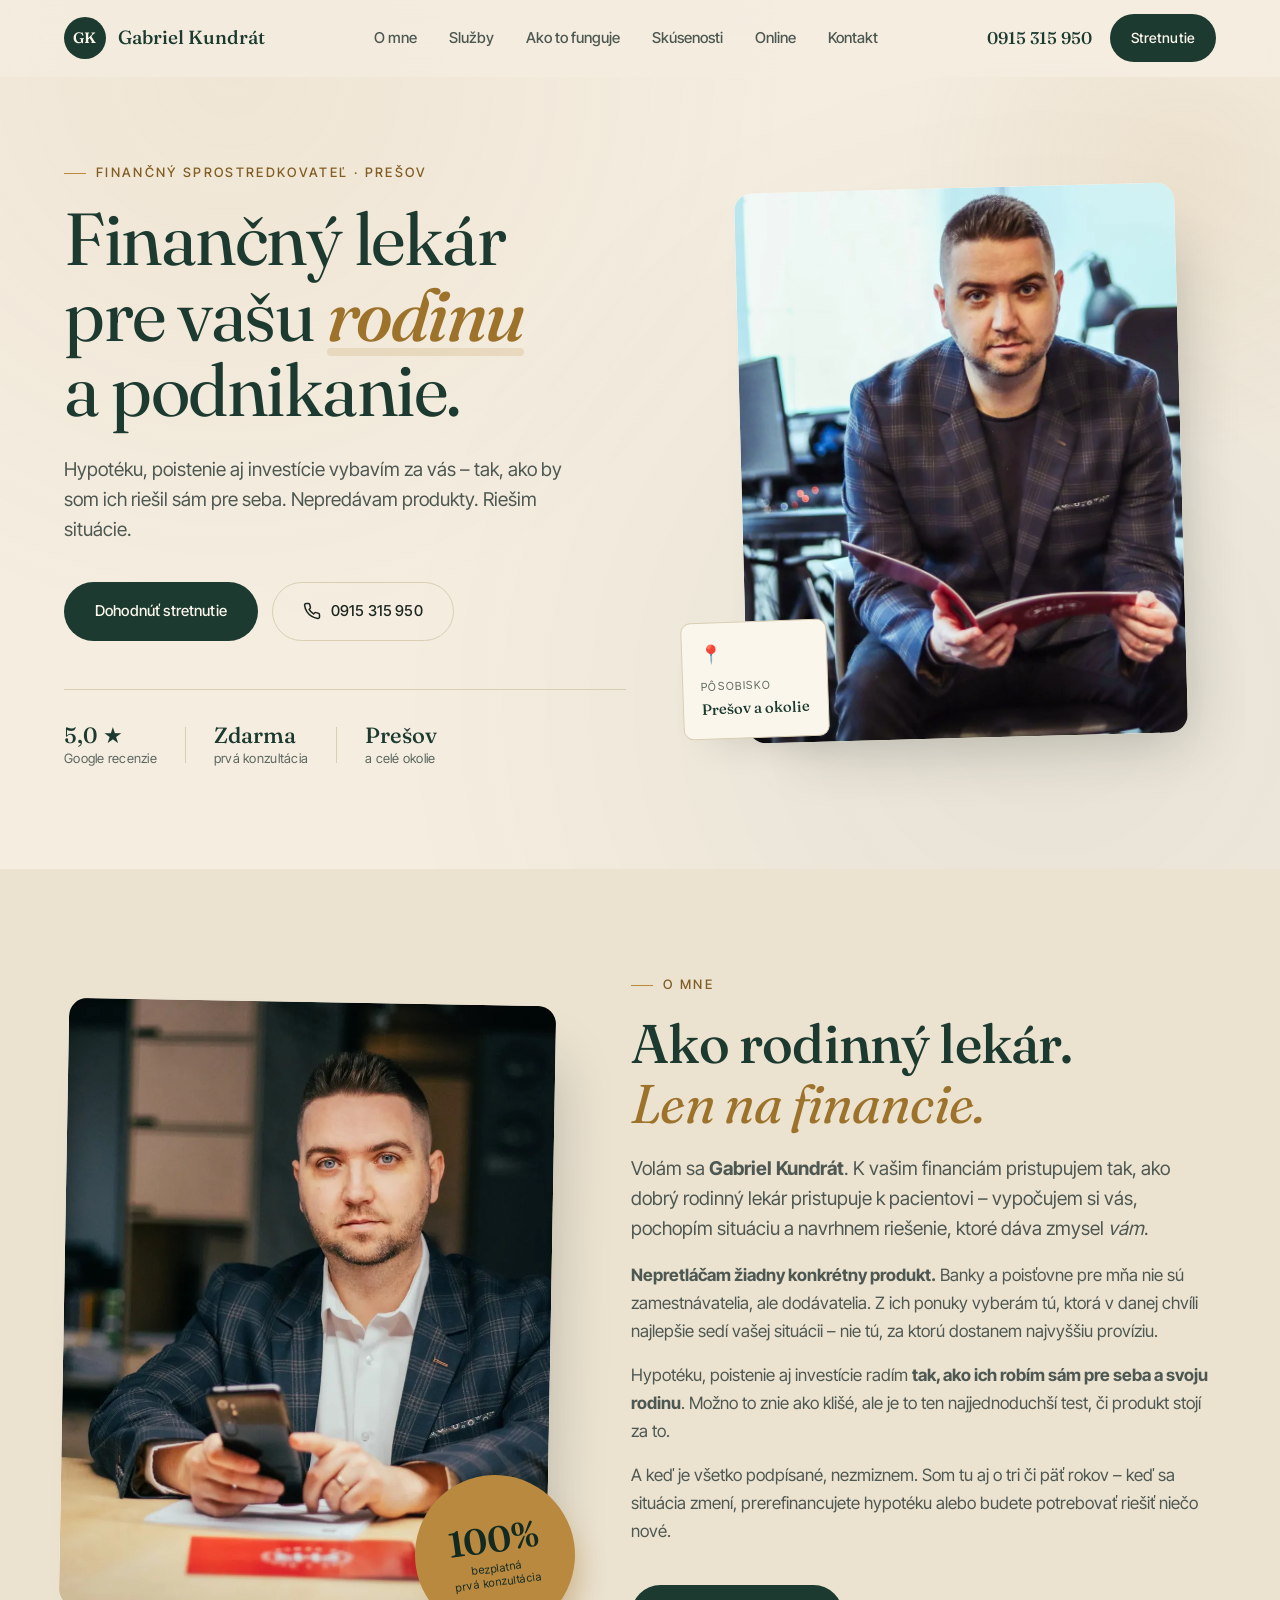
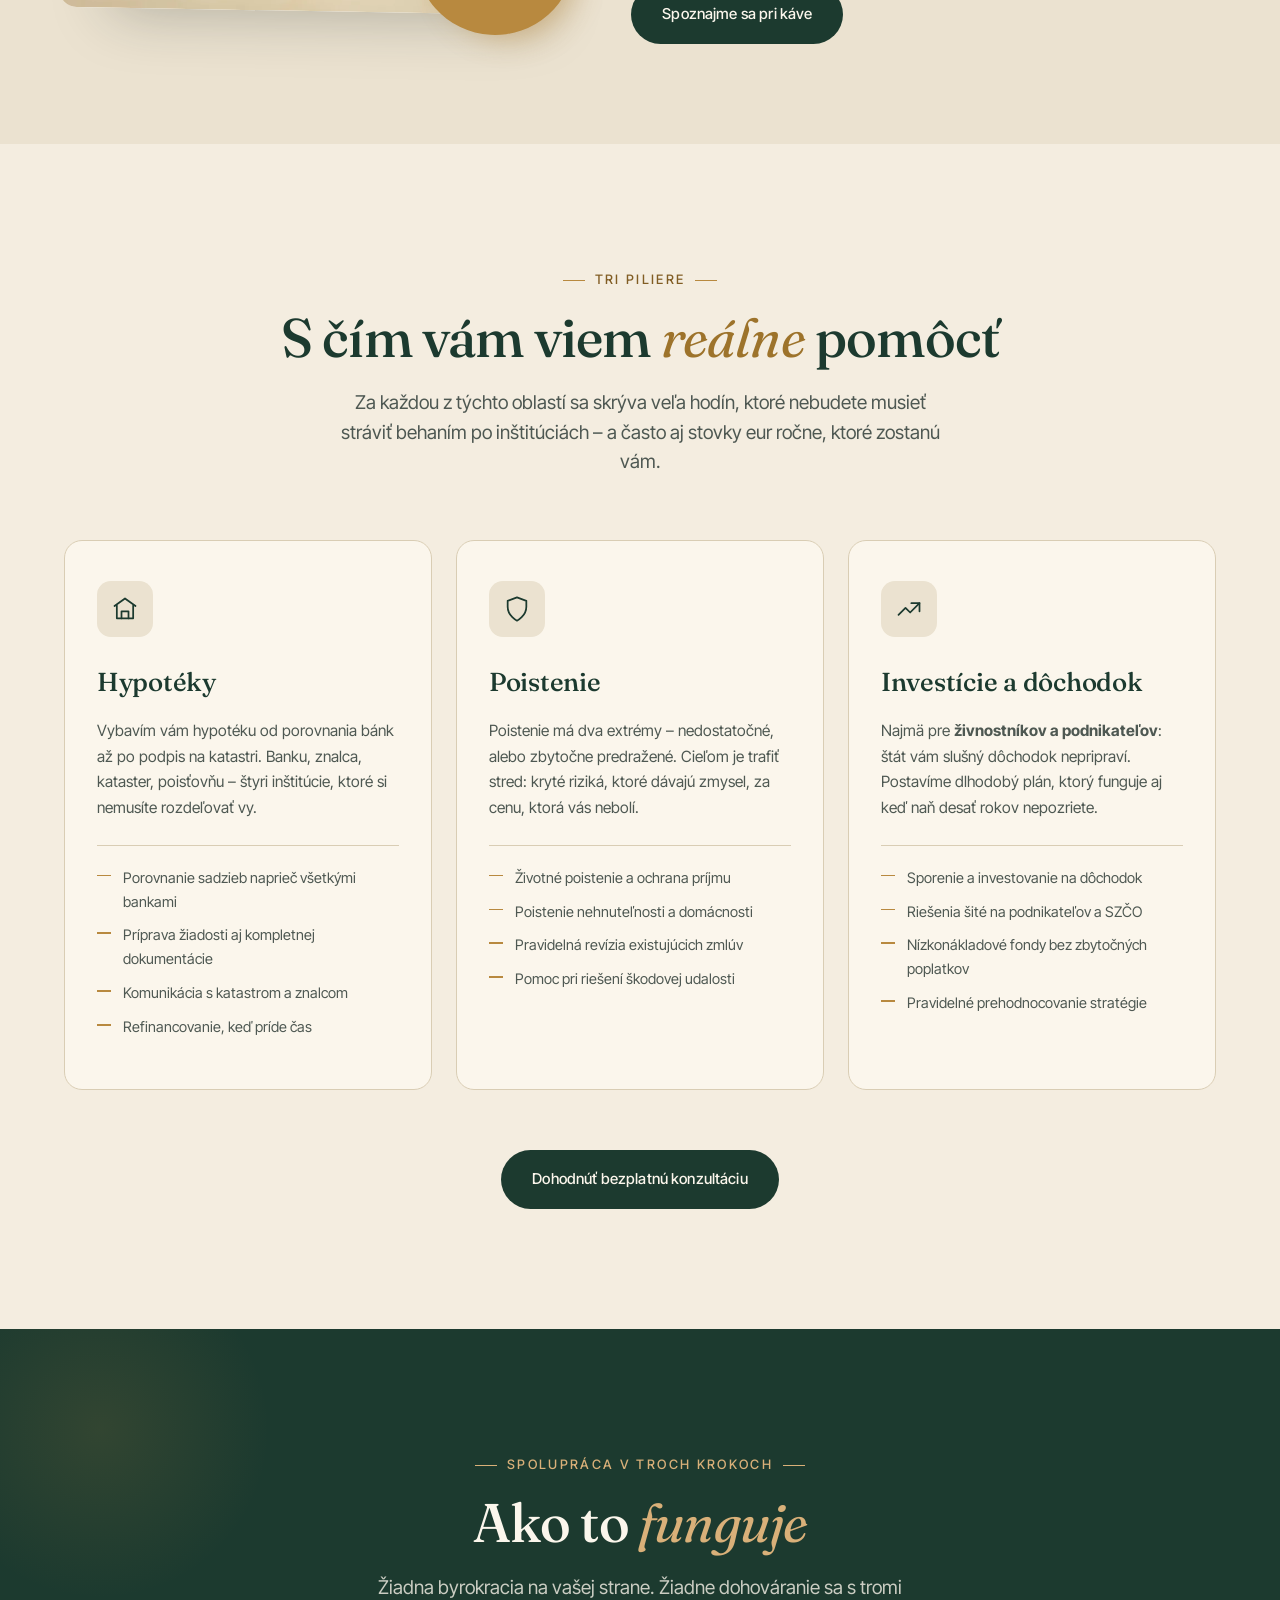
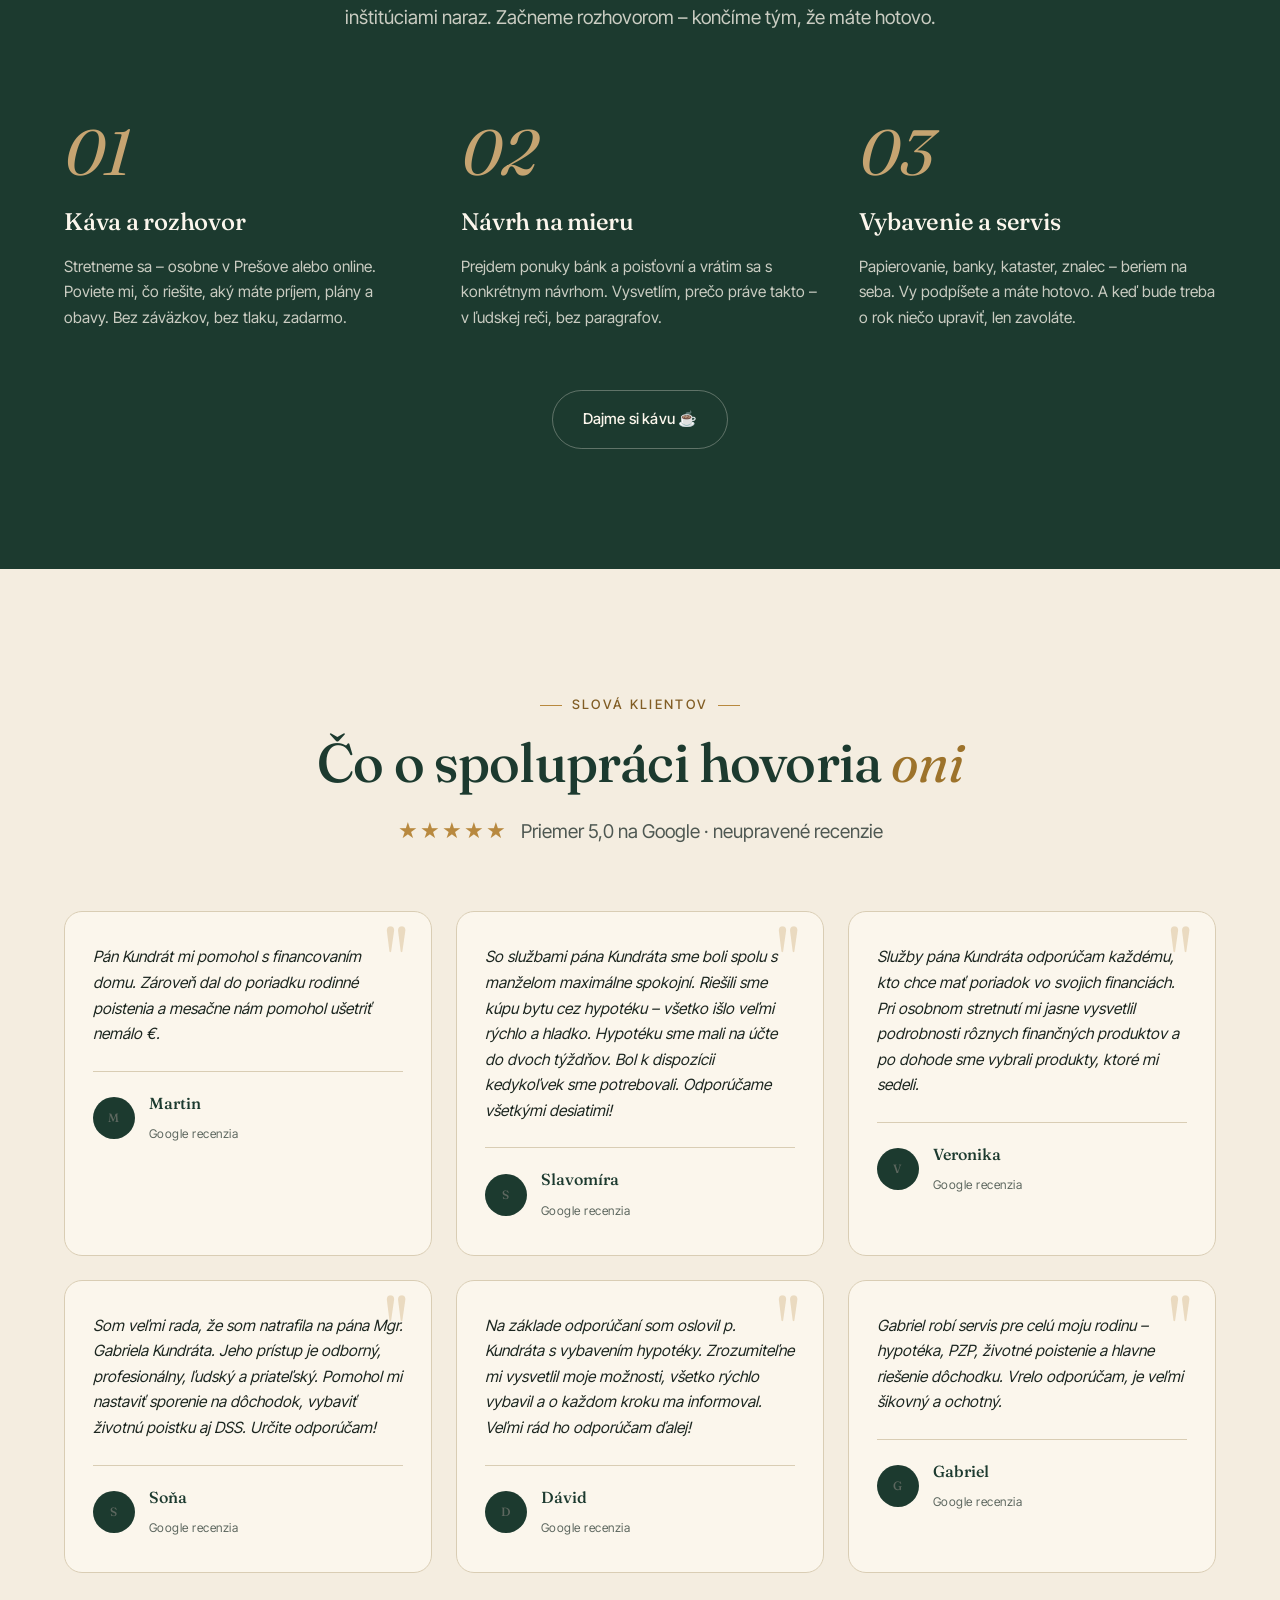
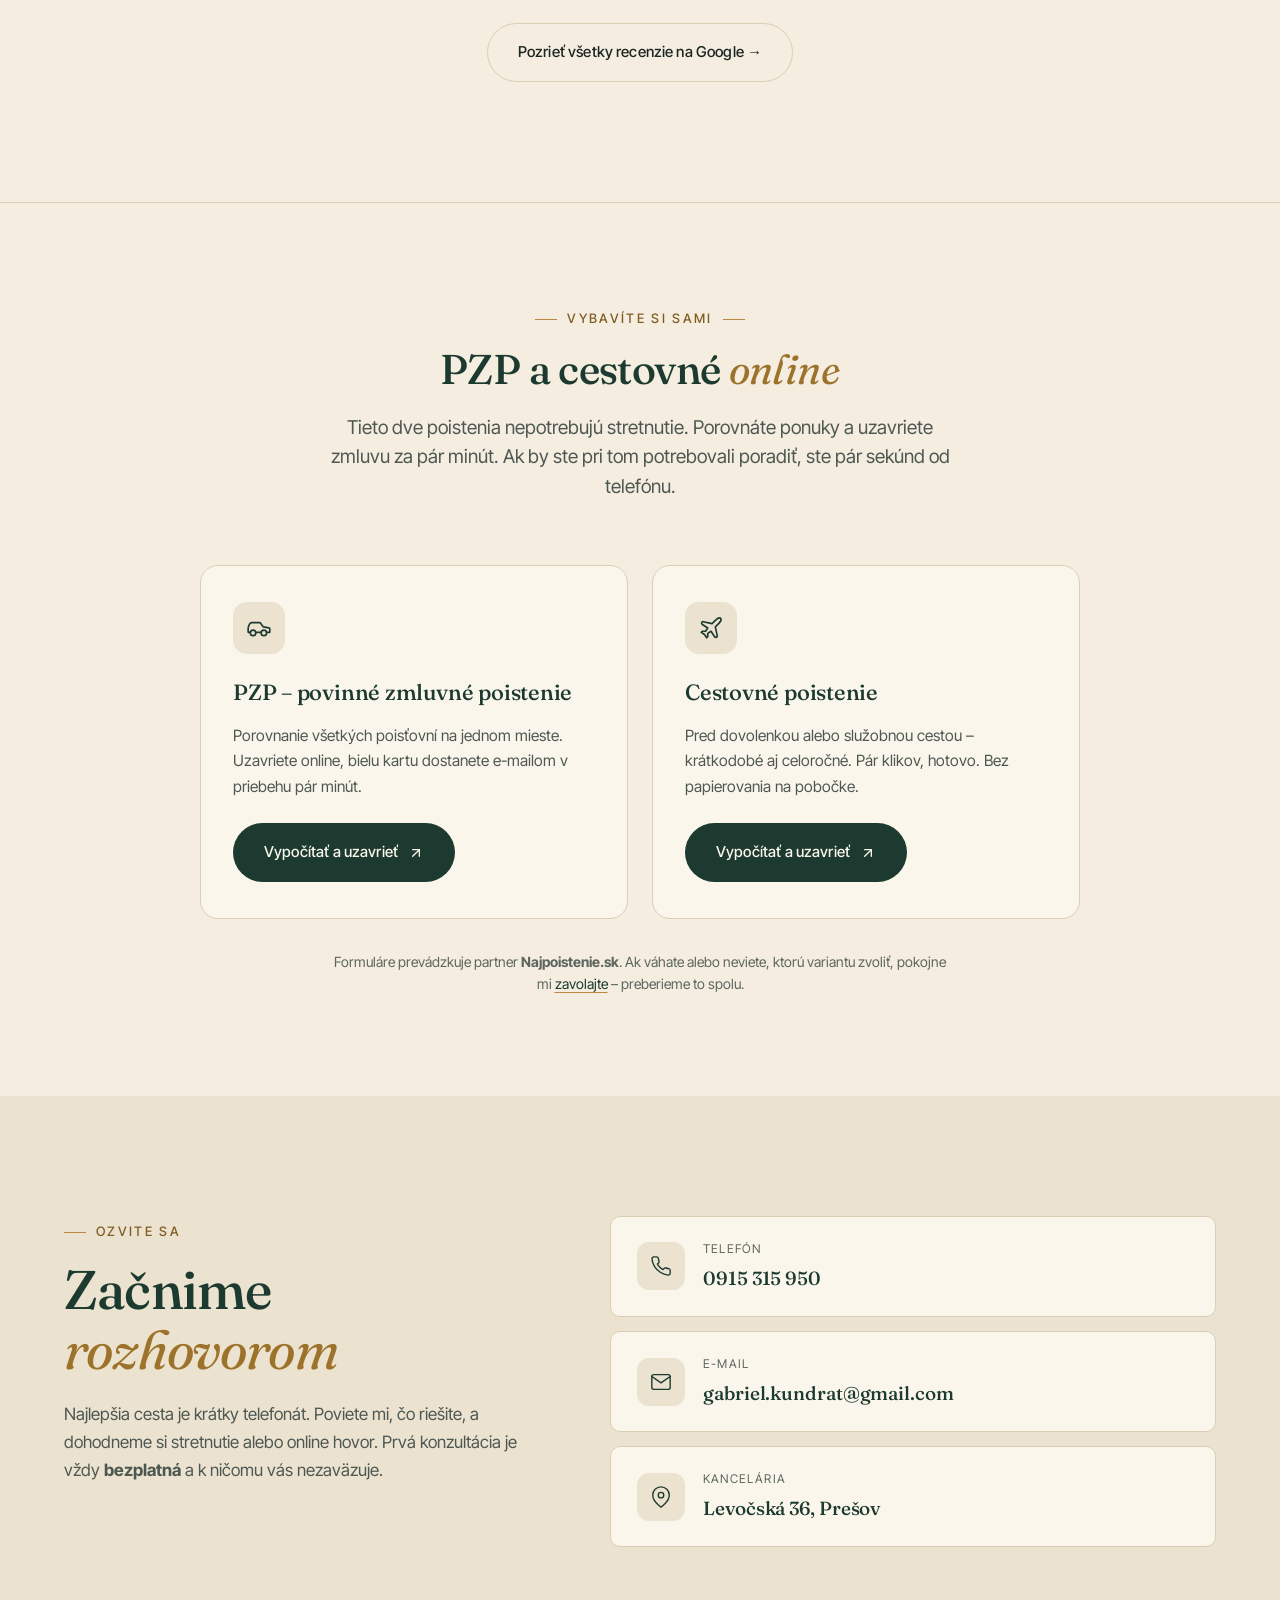
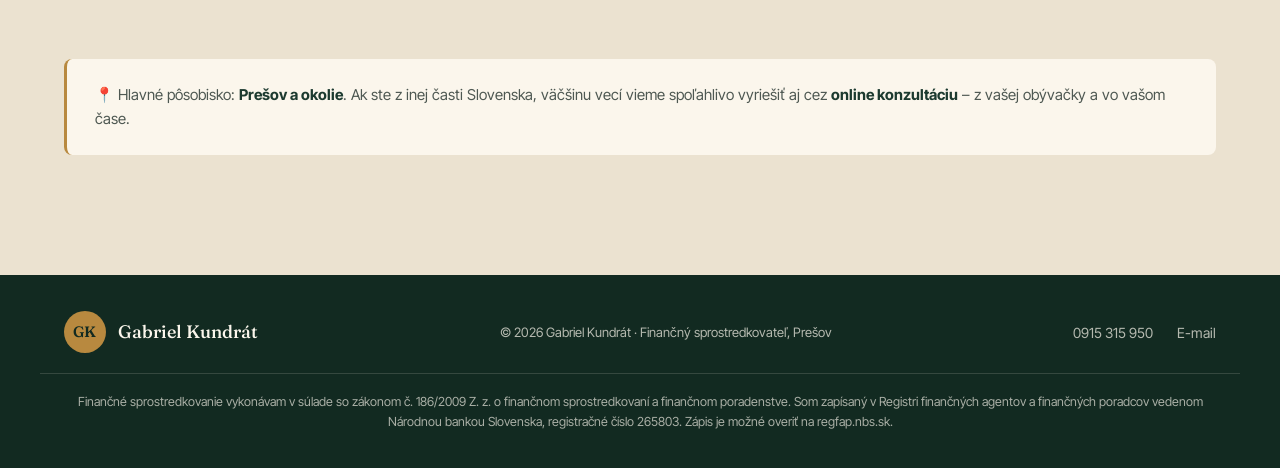
<file: index.html>
<!DOCTYPE html>
<html lang="sk">
<head>
<meta charset="UTF-8">
<meta name="viewport" content="width=device-width, initial-scale=1.0">
<title>Gabriel Kundrát – Finančný sprostredkovateľ | Prešov</title>
<meta name="description" content="Gabriel Kundrát – finančný sprostredkovateľ pre Prešov a okolie. Hypotéky, poistenie a investície pre rodiny, živnostníkov a podnikateľov. Prvá konzultácia zadarmo.">
<meta name="keywords" content="finančný sprostredkovateľ Prešov, hypotéka, poistenie, investície, dôchodok pre živnostníkov, Gabriel Kundrát">
<meta name="author" content="Gabriel Kundrát">
<link rel="canonical" href="https://gabrielkundrat.sk/">

<!-- Favicony -->
<link rel="icon" href="/favicon.ico" sizes="32x32">
<link rel="icon" href="/icon-192.png" type="image/png" sizes="192x192">
<link rel="apple-touch-icon" href="/apple-touch-icon.png">

<!-- Open Graph / sociálne siete -->
<meta property="og:title" content="Gabriel Kundrát – Finančný sprostredkovateľ | Prešov">
<meta property="og:description" content="Finančný lekár pre vašu rodinu a podnikanie. Hypotéky, poistenie a investície – vybavím ich za vás.">
<meta property="og:type" content="website">
<meta property="og:locale" content="sk_SK">
<meta property="og:url" content="https://gabrielkundrat.sk/">
<meta property="og:image" content="https://gabrielkundrat.sk/og-image.jpg">
<meta property="og:image:width" content="1200">
<meta property="og:image:height" content="630">
<meta property="og:image:alt" content="Gabriel Kundrát – finančný sprostredkovateľ, Prešov">
<meta name="twitter:card" content="summary_large_image">
<meta name="twitter:title" content="Gabriel Kundrát – Finančný sprostredkovateľ | Prešov">
<meta name="twitter:description" content="Finančný lekár pre vašu rodinu a podnikanie. Hypotéky, poistenie a investície – vybavím ich za vás.">
<meta name="twitter:image" content="https://gabrielkundrat.sk/og-image.jpg">

<!-- Fonty: Fraunces (display, serif s charakterom) + Inter Tight (telo, čistý) – lokálne, bez Google -->
<link rel="preload" href="/fonts/fraunces-latin-standard-normal.woff2" as="font" type="font/woff2" crossorigin>
<link rel="preload" href="/fonts/fraunces-latin-ext-standard-normal.woff2" as="font" type="font/woff2" crossorigin>
<link rel="preload" href="/fonts/inter-tight-latin-wght-normal.woff2" as="font" type="font/woff2" crossorigin>
<link rel="preload" href="/fonts/inter-tight-latin-ext-wght-normal.woff2" as="font" type="font/woff2" crossorigin>
<link rel="stylesheet" href="fonts.css">

<!-- Schema.org pre SEO -->
<script type="application/ld+json">
{
  "@context": "https://schema.org",
  "@type": "FinancialService",
  "name": "Gabriel Kundrát – Finančný sprostredkovateľ",
  "description": "Nezávislý finančný sprostredkovateľ pre Prešov a okolie. Hypotéky, poistenie, investície a dôchodkové plánovanie pre rodiny aj podnikateľov.",
  "url": "https://gabrielkundrat.sk",
  "telephone": "+421915315950",
  "email": "gabriel.kundrat@gmail.com",
  "address": {
    "@type": "PostalAddress",
    "streetAddress": "Levočská 36",
    "addressLocality": "Prešov",
    "addressCountry": "SK"
  },
  "areaServed": "Prešov a okolie",
  "priceRange": "Bezplatná konzultácia"
}
</script>

<link rel="stylesheet" href="styles.css">
</head>
<body>

<!-- ============= NAVIGÁCIA ============= -->
<header class="nav">
  <div class="container nav__inner">
    <a href="#" class="nav__brand">
      <span class="nav__brand-mark">GK</span>
      <span class="nav__brand-text">Gabriel Kundrát</span>
    </a>
    <nav class="nav__links" id="navLinks">
      <a href="#o-mne">O mne</a>
      <a href="#sluzby">Služby</a>
      <a href="#proces">Ako to funguje</a>
      <a href="#recenzie">Skúsenosti</a>
      <a href="#online-poistenie">Online</a>
      <a href="#kontakt">Kontakt</a>
    </nav>
    <div class="nav__cta">
      <a href="tel:+421915315950" class="nav__phone">0915 315 950</a>
      <a href="#kontakt" class="btn btn--primary btn--sm">Stretnutie</a>
    </div>
    <button class="nav__burger" id="navBurger" aria-label="Otvoriť menu" aria-expanded="false" aria-controls="navLinks">
      <span></span><span></span><span></span>
    </button>
  </div>
</header>

<main>

<!-- ============= HERO ============= -->
<section class="hero">
  <div class="container hero__inner">
    <div class="hero__content">
      <span class="eyebrow">Finančný sprostredkovateľ · Prešov</span>
      <h1 class="hero__title">
        Finančný lekár<br>
        pre vašu <em>rodinu</em><br>
        a podnikanie.
      </h1>
      <p class="hero__lead">
        Hypotéku, poistenie aj investície vybavím za vás – tak, ako by som ich
        riešil sám pre seba. Nepredávam produkty. Riešim situácie.
      </p>
      <div class="hero__cta">
        <a href="#kontakt" class="btn btn--primary">Dohodnúť stretnutie</a>
        <a href="tel:+421915315950" class="btn btn--ghost">
          <svg width="18" height="18" viewBox="0 0 24 24" fill="none" stroke="currentColor" stroke-width="2" stroke-linecap="round" stroke-linejoin="round"><path d="M22 16.92v3a2 2 0 0 1-2.18 2 19.79 19.79 0 0 1-8.63-3.07 19.5 19.5 0 0 1-6-6 19.79 19.79 0 0 1-3.07-8.67A2 2 0 0 1 4.11 2h3a2 2 0 0 1 2 1.72 12.84 12.84 0 0 0 .7 2.81 2 2 0 0 1-.45 2.11L8.09 9.91a16 16 0 0 0 6 6l1.27-1.27a2 2 0 0 1 2.11-.45 12.84 12.84 0 0 0 2.81.7A2 2 0 0 1 22 16.92z"></path></svg>
          0915 315 950
        </a>
      </div>
      <div class="hero__trust">
        <div class="hero__trust-item">
          <strong>5,0 ★</strong>
          <span>Google recenzie</span>
        </div>
        <div class="hero__trust-divider"></div>
        <div class="hero__trust-item">
          <strong>Zdarma</strong>
          <span>prvá konzultácia</span>
        </div>
        <div class="hero__trust-divider"></div>
        <div class="hero__trust-item">
          <strong>Prešov</strong>
          <span>a celé okolie</span>
        </div>
      </div>
    </div>
    <div class="hero__visual">
      <div class="hero__card">
        <div class="hero__photo" id="heroPhoto">
          <picture>
            <source srcset="gabriel-hero.webp" type="image/webp">
            <img src="gabriel-hero.jpg" alt="Gabriel Kundrát – finančný sprostredkovateľ, Prešov" loading="eager" width="1100" height="1375">
          </picture>
        </div>
        <div class="hero__badge hero__badge--bottom">
          <span class="hero__badge-icon">📍</span>
          <div>
            <div class="hero__badge-label">Pôsobisko</div>
            <div class="hero__badge-value">Prešov a okolie</div>
          </div>
        </div>
      </div>
    </div>
  </div>
</section>

<!-- ============= O MNE ============= -->
<section id="o-mne" class="about">
  <div class="container about__inner">
    <div class="about__visual">
      <div class="about__image">
        <picture>
          <source srcset="gabriel-about.webp" type="image/webp">
          <img src="gabriel-about.jpg" alt="Gabriel Kundrát pri práci s klientom" loading="lazy" width="1100" height="1375">
        </picture>
      </div>
      <div class="about__stamp">
        <strong>100%</strong>
        <span>bezplatná<br>prvá konzultácia</span>
      </div>
    </div>
    <div class="about__content">
      <span class="eyebrow">O mne</span>
      <h2 class="section-title">
        Ako rodinný lekár.<br>
        <em>Len na financie.</em>
      </h2>
      <p class="about__lead">
        Volám sa <strong>Gabriel Kundrát</strong>. K vašim financiám pristupujem
        tak, ako dobrý rodinný lekár pristupuje k pacientovi – vypočujem si vás,
        pochopím situáciu a navrhnem riešenie, ktoré dáva zmysel <em>vám</em>.
      </p>
      <p>
        <strong>Nepretláčam žiadny konkrétny produkt.</strong> Banky a poisťovne
        pre mňa nie sú zamestnávatelia, ale dodávatelia. Z ich ponuky vyberám tú,
        ktorá v danej chvíli najlepšie sedí vašej situácii – nie tú, za ktorú
        dostanem najvyššiu províziu.
      </p>
      <p>
        Hypotéku, poistenie aj investície radím <strong>tak, ako ich robím sám
        pre seba a svoju rodinu</strong>. Možno to znie ako klišé, ale je to ten
        najjednoduchší test, či produkt stojí za to.
      </p>
      <p>
        A keď je všetko podpísané, nezmiznem. Som tu aj o tri či päť rokov –
        keď sa situácia zmení, prerefinancujete hypotéku alebo budete potrebovať
        riešiť niečo nové.
      </p>
      <a href="#kontakt" class="btn btn--primary">Spoznajme sa pri káve</a>
    </div>
  </div>
</section>

<!-- ============= SLUŽBY ============= -->
<section id="sluzby" class="services">
  <div class="container">
    <div class="section-head">
      <span class="eyebrow">Tri piliere</span>
      <h2 class="section-title">S čím vám viem <em>reálne</em> pomôcť</h2>
      <p class="section-lead">
        Za každou z týchto oblastí sa skrýva veľa hodín, ktoré nebudete musieť
        stráviť behaním po inštitúciách – a často aj stovky eur ročne, ktoré
        zostanú vám.
      </p>
    </div>

    <div class="services__grid">

      <article class="service">
        <div class="service__icon" aria-hidden="true">
          <svg viewBox="0 0 24 24" fill="none" stroke="currentColor" stroke-width="1.5" stroke-linecap="round" stroke-linejoin="round"><path d="M3 9.5L12 3l9 6.5"/><path d="M5 9v11h14V9"/><path d="M9 20v-6h6v6"/></svg>
        </div>
        <h3>Hypotéky</h3>
        <p>
          Vybavím vám hypotéku od porovnania bánk až po podpis na katastri.
          Banku, znalca, kataster, poisťovňu – štyri inštitúcie, ktoré si
          nemusíte rozdeľovať vy.
        </p>
        <ul>
          <li>Porovnanie sadzieb naprieč všetkými bankami</li>
          <li>Príprava žiadosti aj kompletnej dokumentácie</li>
          <li>Komunikácia s katastrom a znalcom</li>
          <li>Refinancovanie, keď príde čas</li>
        </ul>
      </article>

      <article class="service">
        <div class="service__icon" aria-hidden="true">
          <svg viewBox="0 0 24 24" fill="none" stroke="currentColor" stroke-width="1.5" stroke-linecap="round" stroke-linejoin="round"><path d="M12 22s8-4 8-12V5l-8-3-8 3v5c0 8 8 12 8 12z"/></svg>
        </div>
        <h3>Poistenie</h3>
        <p>
          Poistenie má dva extrémy – nedostatočné, alebo zbytočne predražené.
          Cieľom je trafiť stred: kryté riziká, ktoré dávajú zmysel, za cenu,
          ktorá vás nebolí.
        </p>
        <ul>
          <li>Životné poistenie a ochrana príjmu</li>
          <li>Poistenie nehnuteľnosti a domácnosti</li>
          <li>Pravidelná revízia existujúcich zmlúv</li>
          <li>Pomoc pri riešení škodovej udalosti</li>
        </ul>
      </article>

      <article class="service">
        <div class="service__icon" aria-hidden="true">
          <svg viewBox="0 0 24 24" fill="none" stroke="currentColor" stroke-width="1.5" stroke-linecap="round" stroke-linejoin="round"><path d="M3 17l6-6 4 4 8-8"/><path d="M14 7h7v7"/></svg>
        </div>
        <h3>Investície a dôchodok</h3>
        <p>
          Najmä pre <strong>živnostníkov a podnikateľov</strong>: štát vám
          slušný dôchodok nepripraví. Postavíme dlhodobý plán, ktorý funguje
          aj keď naň desať rokov nepozriete.
        </p>
        <ul>
          <li>Sporenie a investovanie na dôchodok</li>
          <li>Riešenia šité na podnikateľov a SZČO</li>
          <li>Nízkonákladové fondy bez zbytočných poplatkov</li>
          <li>Pravidelné prehodnocovanie stratégie</li>
        </ul>
      </article>

    </div>

    <div class="services__cta">
      <a href="#kontakt" class="btn btn--primary">Dohodnúť bezplatnú konzultáciu</a>
    </div>
  </div>
</section>

<!-- ============= AKO TO FUNGUJE ============= -->
<section id="proces" class="process">
  <div class="container">
    <div class="section-head">
      <span class="eyebrow">Spolupráca v troch krokoch</span>
      <h2 class="section-title">Ako to <em>funguje</em></h2>
      <p class="section-lead">
        Žiadna byrokracia na vašej strane. Žiadne dohováranie sa s tromi
        inštitúciami naraz. Začneme rozhovorom – končíme tým, že máte hotovo.
      </p>
    </div>

    <ol class="process__steps">
      <li class="process__step">
        <div class="process__num">01</div>
        <h3>Káva a rozhovor</h3>
        <p>
          Stretneme sa – osobne v Prešove alebo online. Poviete mi, čo riešite,
          aký máte príjem, plány a obavy. Bez záväzkov, bez tlaku, zadarmo.
        </p>
      </li>
      <li class="process__step">
        <div class="process__num">02</div>
        <h3>Návrh na mieru</h3>
        <p>
          Prejdem ponuky bánk a poisťovní a vrátim sa s konkrétnym návrhom.
          Vysvetlím, prečo práve takto – v ľudskej reči, bez paragrafov.
        </p>
      </li>
      <li class="process__step">
        <div class="process__num">03</div>
        <h3>Vybavenie a servis</h3>
        <p>
          Papierovanie, banky, kataster, znalec – beriem na seba. Vy podpíšete
          a máte hotovo. A keď bude treba o rok niečo upraviť, len zavoláte.
        </p>
      </li>
    </ol>

    <div class="process__cta">
      <a href="#kontakt" class="btn btn--ghost">Dajme si kávu ☕</a>
    </div>
  </div>
</section>

<!-- ============= RECENZIE ============= -->
<section id="recenzie" class="reviews">
  <div class="container">
    <div class="section-head">
      <span class="eyebrow">Slová klientov</span>
      <h2 class="section-title">Čo o spolupráci hovoria <em>oni</em></h2>
      <p class="section-lead">
        <span class="reviews__rating">★★★★★</span> Priemer 5,0 na Google · neupravené recenzie
      </p>
    </div>

    <div class="reviews__grid">
      <figure class="review">
        <blockquote>Pán Kundrát mi pomohol s financovaním domu. Zároveň dal do poriadku rodinné poistenia a mesačne nám pomohol ušetriť nemálo €.</blockquote>
        <figcaption><span class="review__avatar">M</span><div><strong>Martin</strong><span>Google recenzia</span></div></figcaption>
      </figure>

      <figure class="review">
        <blockquote>So službami pána Kundráta sme boli spolu s manželom maximálne spokojní. Riešili sme kúpu bytu cez hypotéku – všetko išlo veľmi rýchlo a hladko. Hypotéku sme mali na účte do dvoch týždňov. Bol k dispozícii kedykoľvek sme potrebovali. Odporúčame všetkými desiatimi!</blockquote>
        <figcaption><span class="review__avatar">S</span><div><strong>Slavomíra</strong><span>Google recenzia</span></div></figcaption>
      </figure>

      <figure class="review">
        <blockquote>Služby pána Kundráta odporúčam každému, kto chce mať poriadok vo svojich financiách. Pri osobnom stretnutí mi jasne vysvetlil podrobnosti rôznych finančných produktov a po dohode sme vybrali produkty, ktoré mi sedeli.</blockquote>
        <figcaption><span class="review__avatar">V</span><div><strong>Veronika</strong><span>Google recenzia</span></div></figcaption>
      </figure>

      <figure class="review">
        <blockquote>Som veľmi rada, že som natrafila na pána Mgr. Gabriela Kundráta. Jeho prístup je odborný, profesionálny, ľudský a priateľský. Pomohol mi nastaviť sporenie na dôchodok, vybaviť životnú poistku aj DSS. Určite odporúčam!</blockquote>
        <figcaption><span class="review__avatar">S</span><div><strong>Soňa</strong><span>Google recenzia</span></div></figcaption>
      </figure>

      <figure class="review">
        <blockquote>Na základe odporúčaní som oslovil p. Kundráta s vybavením hypotéky. Zrozumiteľne mi vysvetlil moje možnosti, všetko rýchlo vybavil a o každom kroku ma informoval. Veľmi rád ho odporúčam ďalej!</blockquote>
        <figcaption><span class="review__avatar">D</span><div><strong>Dávid</strong><span>Google recenzia</span></div></figcaption>
      </figure>

      <figure class="review">
        <blockquote>Gabriel robí servis pre celú moju rodinu – hypotéka, PZP, životné poistenie a hlavne riešenie dôchodku. Vrelo odporúčam, je veľmi šikovný a ochotný.</blockquote>
        <figcaption><span class="review__avatar">G</span><div><strong>Gabriel</strong><span>Google recenzia</span></div></figcaption>
      </figure>
    </div>

    <div class="reviews__cta">
      <a href="https://maps.app.goo.gl/og6gCfzKTDbBh2H36" target="_blank" rel="noopener" class="btn btn--ghost">
        Pozrieť všetky recenzie na Google →
      </a>
    </div>
  </div>
</section>

<!-- ============= PZP A CESTOVNÉ ONLINE ============= -->
<section id="online-poistenie" class="online">
  <div class="container">
    <div class="section-head">
      <span class="eyebrow">Vybavíte si sami</span>
      <h2 class="section-title">PZP a cestovné <em>online</em></h2>
      <p class="section-lead">
        Tieto dve poistenia nepotrebujú stretnutie. Porovnáte ponuky a uzavriete
        zmluvu za pár minút. Ak by ste pri tom potrebovali poradiť, ste pár
        sekúnd od telefónu.
      </p>
    </div>

    <div class="online__grid">

      <article class="online__card">
        <div class="online__icon" aria-hidden="true">
          <svg viewBox="0 0 24 24" fill="none" stroke="currentColor" stroke-width="1.5" stroke-linecap="round" stroke-linejoin="round"><path d="M14 16H9m10 0h3v-3.15a1 1 0 0 0-.84-.99L16 11l-2.7-3.6a1 1 0 0 0-.8-.4H5.24a2 2 0 0 0-1.8 1.1l-.8 1.63A6 6 0 0 0 2 12.42V16h2"/><circle cx="6.5" cy="16.5" r="2.5"/><circle cx="16.5" cy="16.5" r="2.5"/></svg>
        </div>
        <h3>PZP – povinné zmluvné poistenie</h3>
        <p>
          Porovnanie všetkých poisťovní na jednom mieste. Uzavriete online,
          bielu kartu dostanete e-mailom v priebehu pár minút.
        </p>
        <a href="https://www.najpoistenie.sk/pzp-povinne-zmluvne-poistenie/?kod=108900379" target="_blank" rel="noopener noreferrer" class="btn btn--primary">
          Vypočítať a uzavrieť
          <svg width="16" height="16" viewBox="0 0 24 24" fill="none" stroke="currentColor" stroke-width="2" stroke-linecap="round" stroke-linejoin="round"><path d="M7 17L17 7"/><path d="M7 7h10v10"/></svg>
        </a>
      </article>

      <article class="online__card">
        <div class="online__icon" aria-hidden="true">
          <svg viewBox="0 0 24 24" fill="none" stroke="currentColor" stroke-width="1.5" stroke-linecap="round" stroke-linejoin="round"><path d="M17.8 19.2 16 11l3.5-3.5C21 6 21.5 4 21 3c-1-.5-3 0-4.5 1.5L13 8 4.8 6.2c-.5-.1-.9.1-1.1.5l-.3.5c-.2.5-.1 1 .3 1.3L9 12l-2 3H4l-1 1 3 2 2 3 1-1v-3l3-2 3.5 5.3c.3.4.8.5 1.3.3l.5-.2c.4-.3.6-.7.5-1.2z"/></svg>
        </div>
        <h3>Cestovné poistenie</h3>
        <p>
          Pred dovolenkou alebo služobnou cestou – krátkodobé aj celoročné.
          Pár klikov, hotovo. Bez papierovania na pobočke.
        </p>
        <a href="https://www.najpoistenie.sk/cestovne-poistenie/?kod=108900379" target="_blank" rel="noopener noreferrer" class="btn btn--primary">
          Vypočítať a uzavrieť
          <svg width="16" height="16" viewBox="0 0 24 24" fill="none" stroke="currentColor" stroke-width="2" stroke-linecap="round" stroke-linejoin="round"><path d="M7 17L17 7"/><path d="M7 7h10v10"/></svg>
        </a>
      </article>

    </div>

    <p class="online__note">
      Formuláre prevádzkuje partner <strong>Najpoistenie.sk</strong>.
      Ak váhate alebo neviete, ktorú variantu zvoliť, pokojne mi
      <a href="tel:+421915315950">zavolajte</a> – preberieme to spolu.
    </p>
  </div>
</section>

<!-- ============= KONTAKT ============= -->
<section id="kontakt" class="contact">
  <div class="container">
    <div class="contact__grid">
      <div class="contact__intro">
        <span class="eyebrow">Ozvite sa</span>
        <h2 class="section-title">Začnime <em>rozhovorom</em></h2>
        <p>
          Najlepšia cesta je krátky telefonát. Poviete mi, čo riešite, a dohodneme
          si stretnutie alebo online hovor. Prvá konzultácia je vždy
          <strong>bezplatná</strong> a k ničomu vás nezaväzuje.
        </p>
      </div>

      <div class="contact__cards">
        <a href="tel:+421915315950" class="contact__card">
          <div class="contact__card-icon">
            <svg viewBox="0 0 24 24" fill="none" stroke="currentColor" stroke-width="1.5" stroke-linecap="round" stroke-linejoin="round"><path d="M22 16.92v3a2 2 0 0 1-2.18 2 19.79 19.79 0 0 1-8.63-3.07 19.5 19.5 0 0 1-6-6 19.79 19.79 0 0 1-3.07-8.67A2 2 0 0 1 4.11 2h3a2 2 0 0 1 2 1.72 12.84 12.84 0 0 0 .7 2.81 2 2 0 0 1-.45 2.11L8.09 9.91a16 16 0 0 0 6 6l1.27-1.27a2 2 0 0 1 2.11-.45 12.84 12.84 0 0 0 2.81.7A2 2 0 0 1 22 16.92z"/></svg>
          </div>
          <div>
            <span class="contact__card-label">Telefón</span>
            <strong>0915 315 950</strong>
          </div>
        </a>

        <a href="mailto:gabriel.kundrat@gmail.com" class="contact__card">
          <div class="contact__card-icon">
            <svg viewBox="0 0 24 24" fill="none" stroke="currentColor" stroke-width="1.5" stroke-linecap="round" stroke-linejoin="round"><path d="M4 4h16c1.1 0 2 .9 2 2v12c0 1.1-.9 2-2 2H4c-1.1 0-2-.9-2-2V6c0-1.1.9-2 2-2z"/><polyline points="22,6 12,13 2,6"/></svg>
          </div>
          <div>
            <span class="contact__card-label">E-mail</span>
            <strong>gabriel.kundrat@gmail.com</strong>
          </div>
        </a>

        <div class="contact__card contact__card--static">
          <div class="contact__card-icon">
            <svg viewBox="0 0 24 24" fill="none" stroke="currentColor" stroke-width="1.5" stroke-linecap="round" stroke-linejoin="round"><path d="M21 10c0 7-9 13-9 13s-9-6-9-13a9 9 0 0 1 18 0z"/><circle cx="12" cy="10" r="3"/></svg>
          </div>
          <div>
            <span class="contact__card-label">Kancelária</span>
            <strong>Levočská 36, Prešov</strong>
          </div>
        </div>
      </div>

      <div class="contact__note">
        📍 Hlavné pôsobisko: <strong>Prešov a okolie</strong>. Ak ste z inej časti
        Slovenska, väčšinu vecí vieme spoľahlivo vyriešiť aj cez
        <strong>online konzultáciu</strong> – z vašej obývačky a vo vašom čase.
      </div>
    </div>
  </div>
</section>

</main>

<!-- ============= FOOTER ============= -->
<footer class="footer">
  <div class="container footer__inner">
    <div class="footer__brand">
      <span class="nav__brand-mark">GK</span>
      <span>Gabriel Kundrát</span>
    </div>
    <div class="footer__copy">
      © <span data-current-year>2026</span> Gabriel Kundrát · Finančný sprostredkovateľ, Prešov
    </div>
    <div class="footer__links">
      <a href="tel:+421915315950">0915 315 950</a>
      <a href="mailto:gabriel.kundrat@gmail.com">E-mail</a>
    </div>
  </div>
  <div class="container footer__legal">
    Finančné sprostredkovanie vykonávam v súlade so zákonom č. 186/2009 Z. z.
    o finančnom sprostredkovaní a finančnom poradenstve. Som zapísaný
    v Registri finančných agentov a finančných poradcov vedenom Národnou bankou
    Slovenska, registračné číslo 265803. Zápis je možné overiť na
    <a href="https://regfap.nbs.sk" target="_blank" rel="noopener">regfap.nbs.sk</a>.
  </div>
</footer>

<script src="script.js"></script>
</body>
</html>
</file>
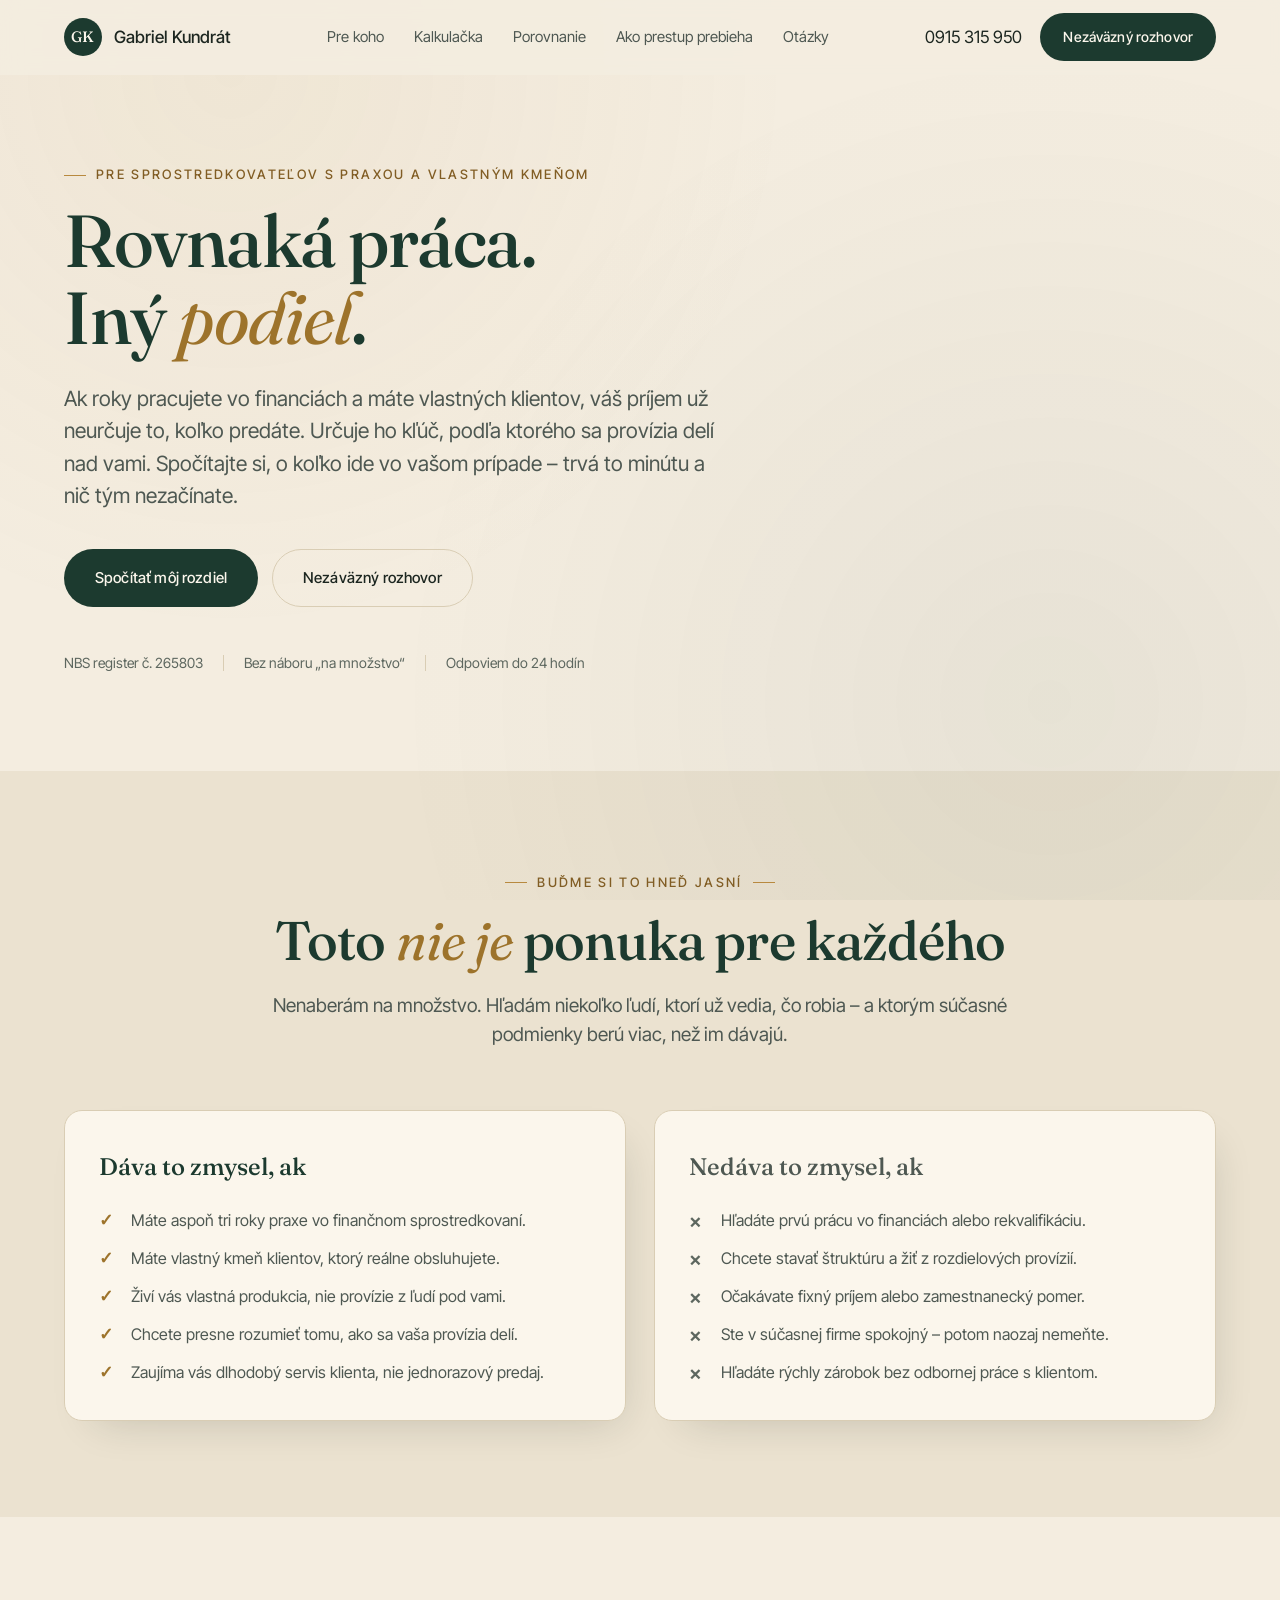
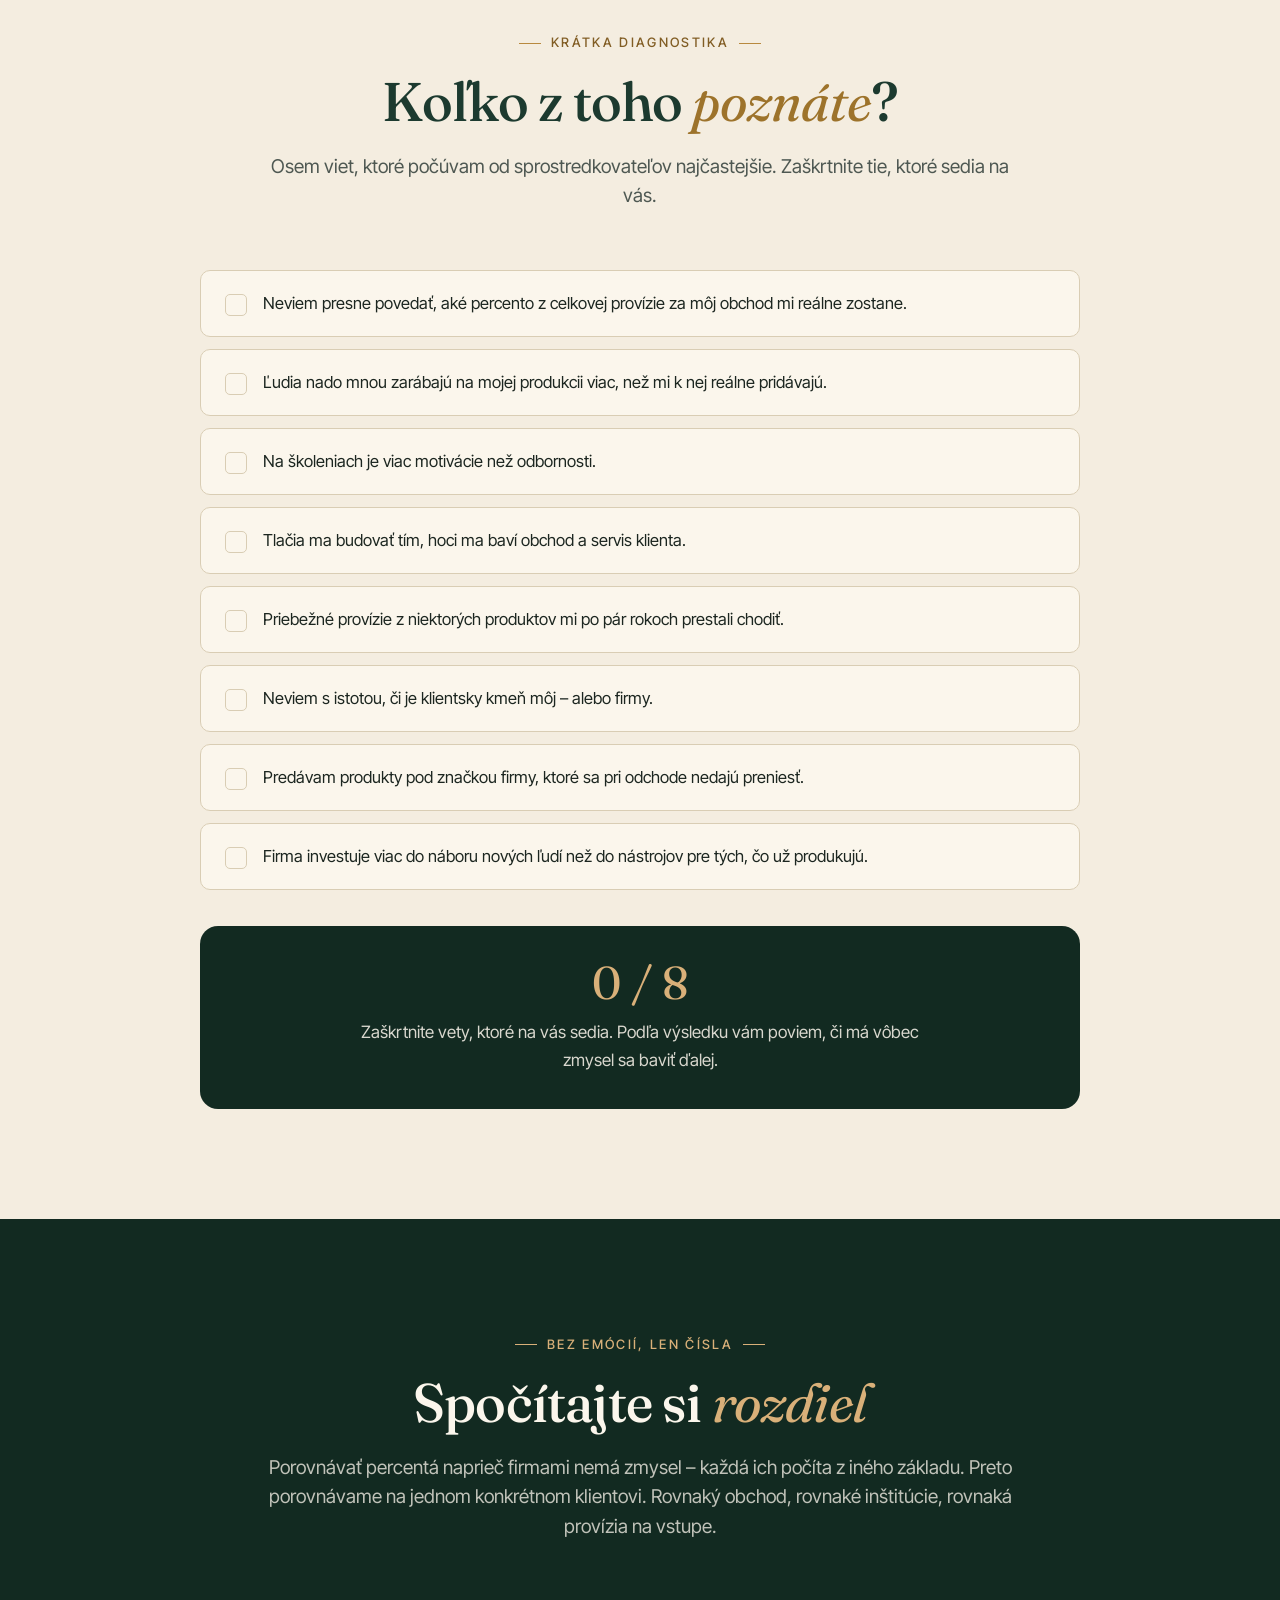
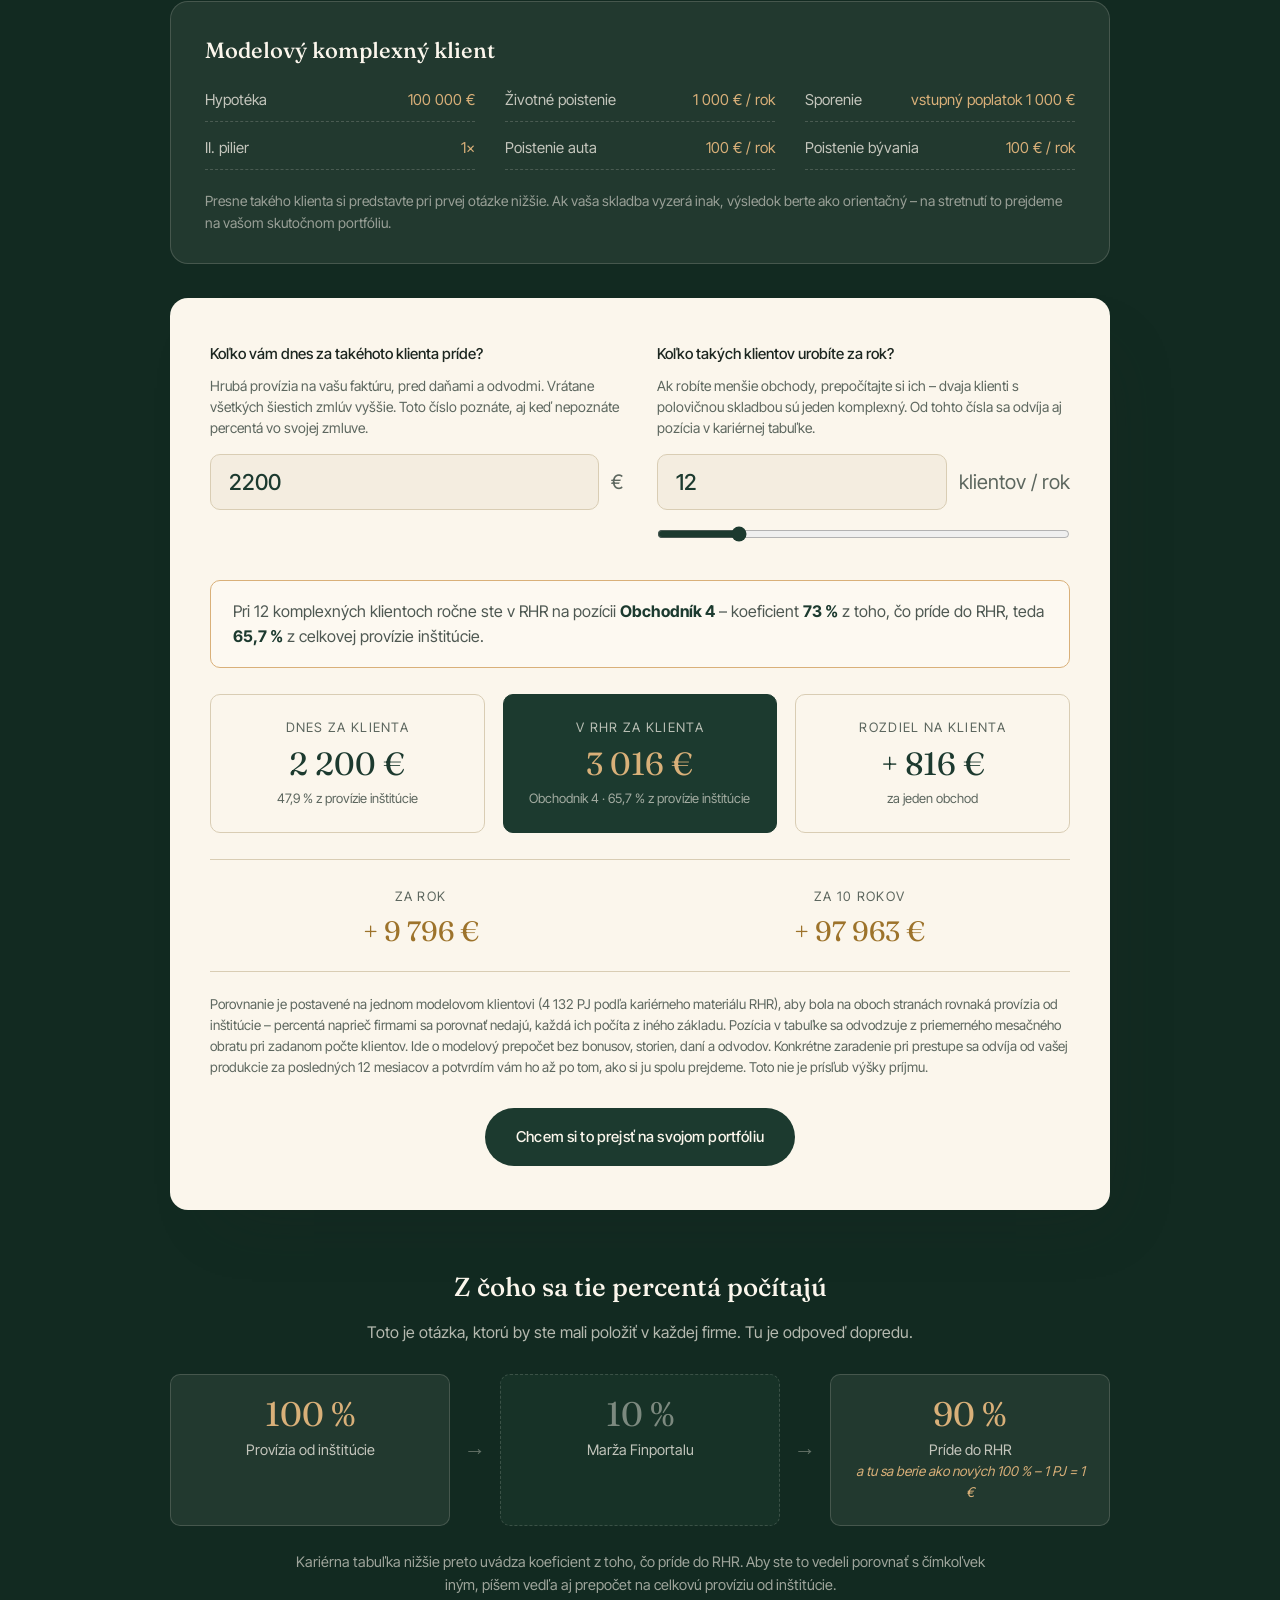
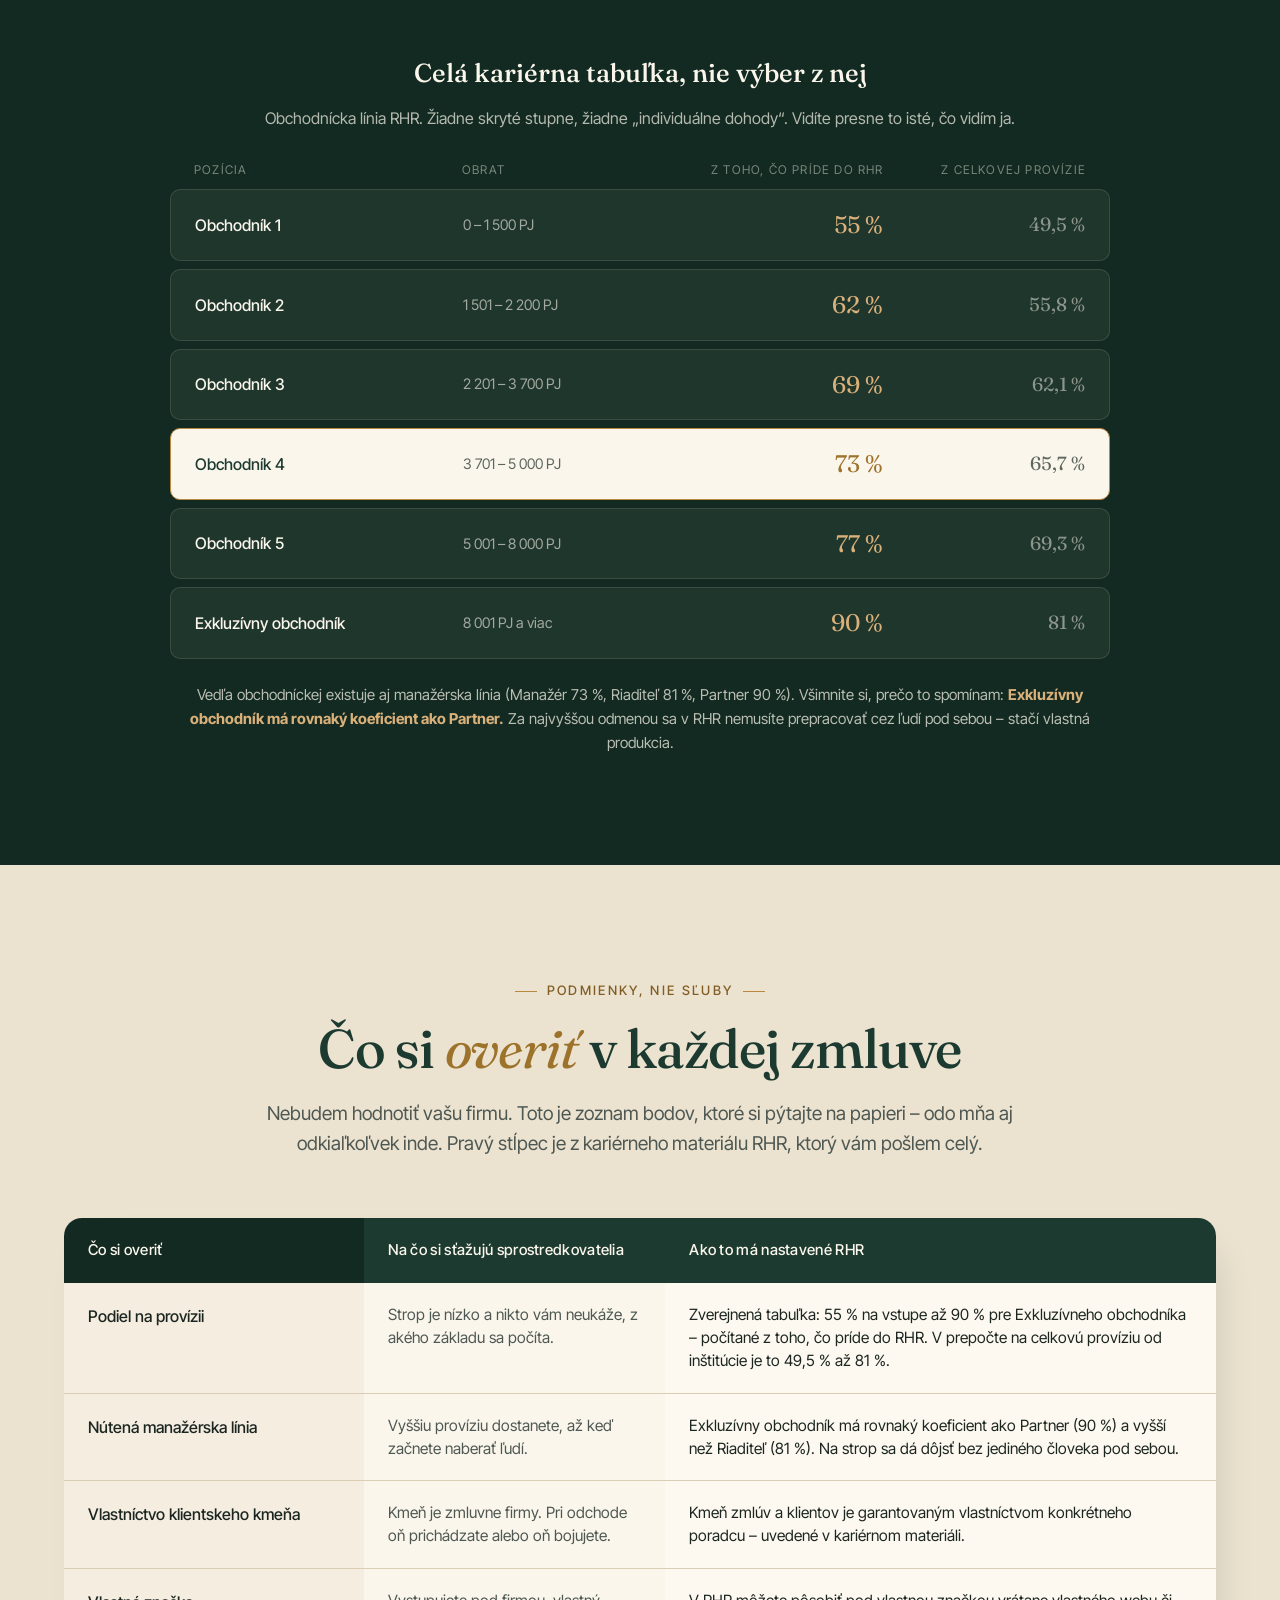
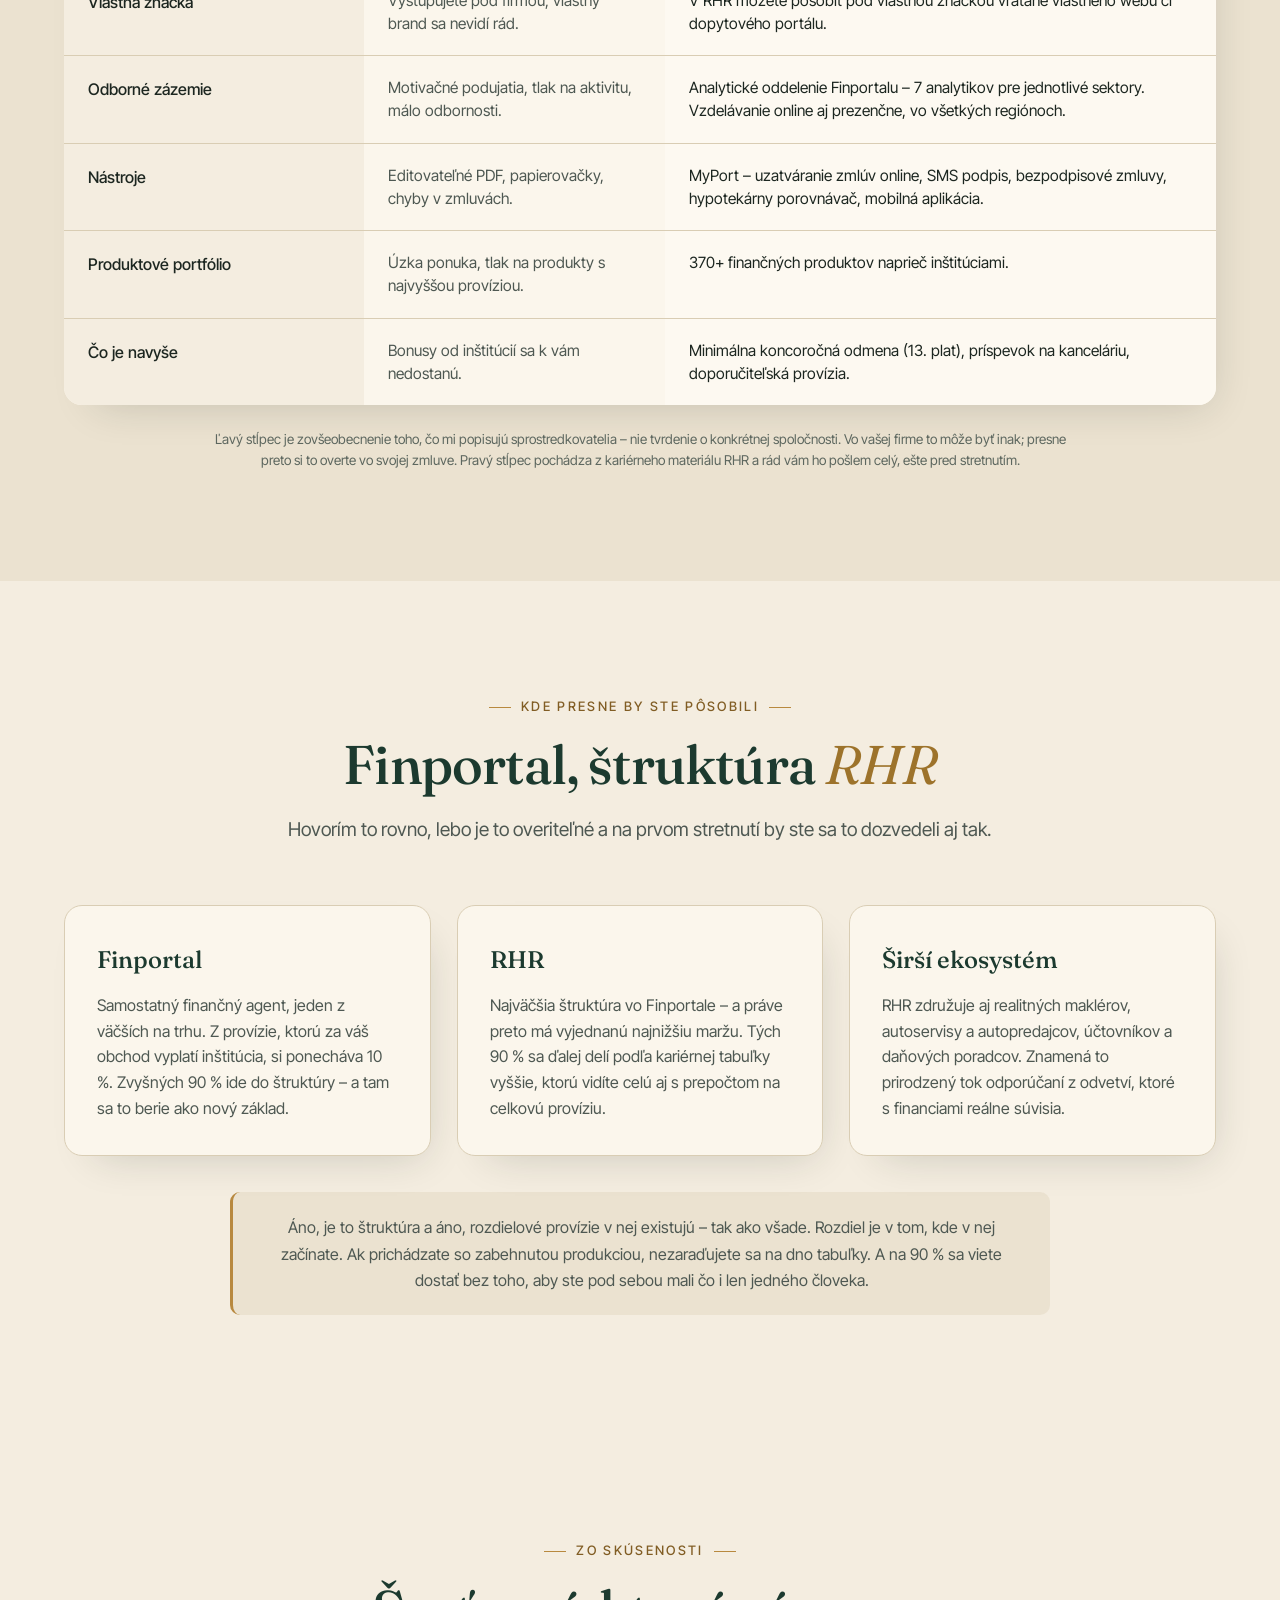
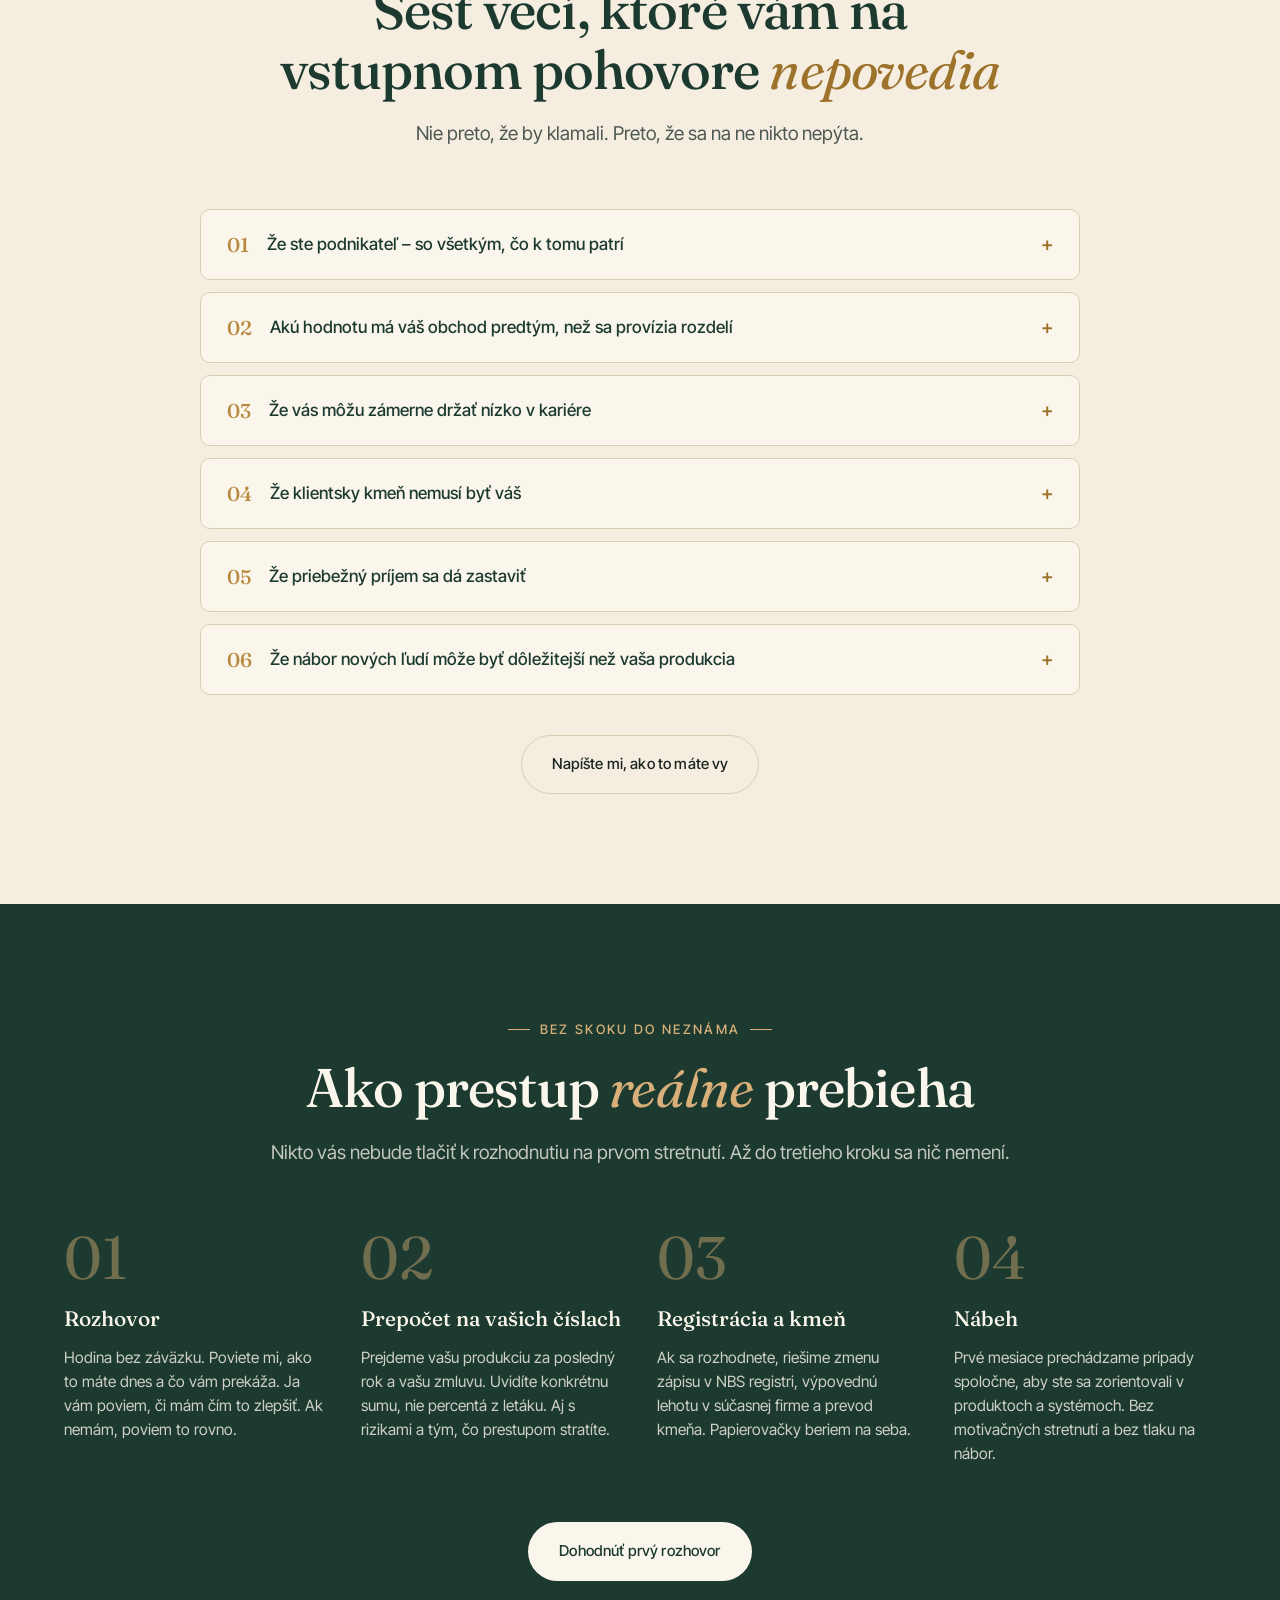
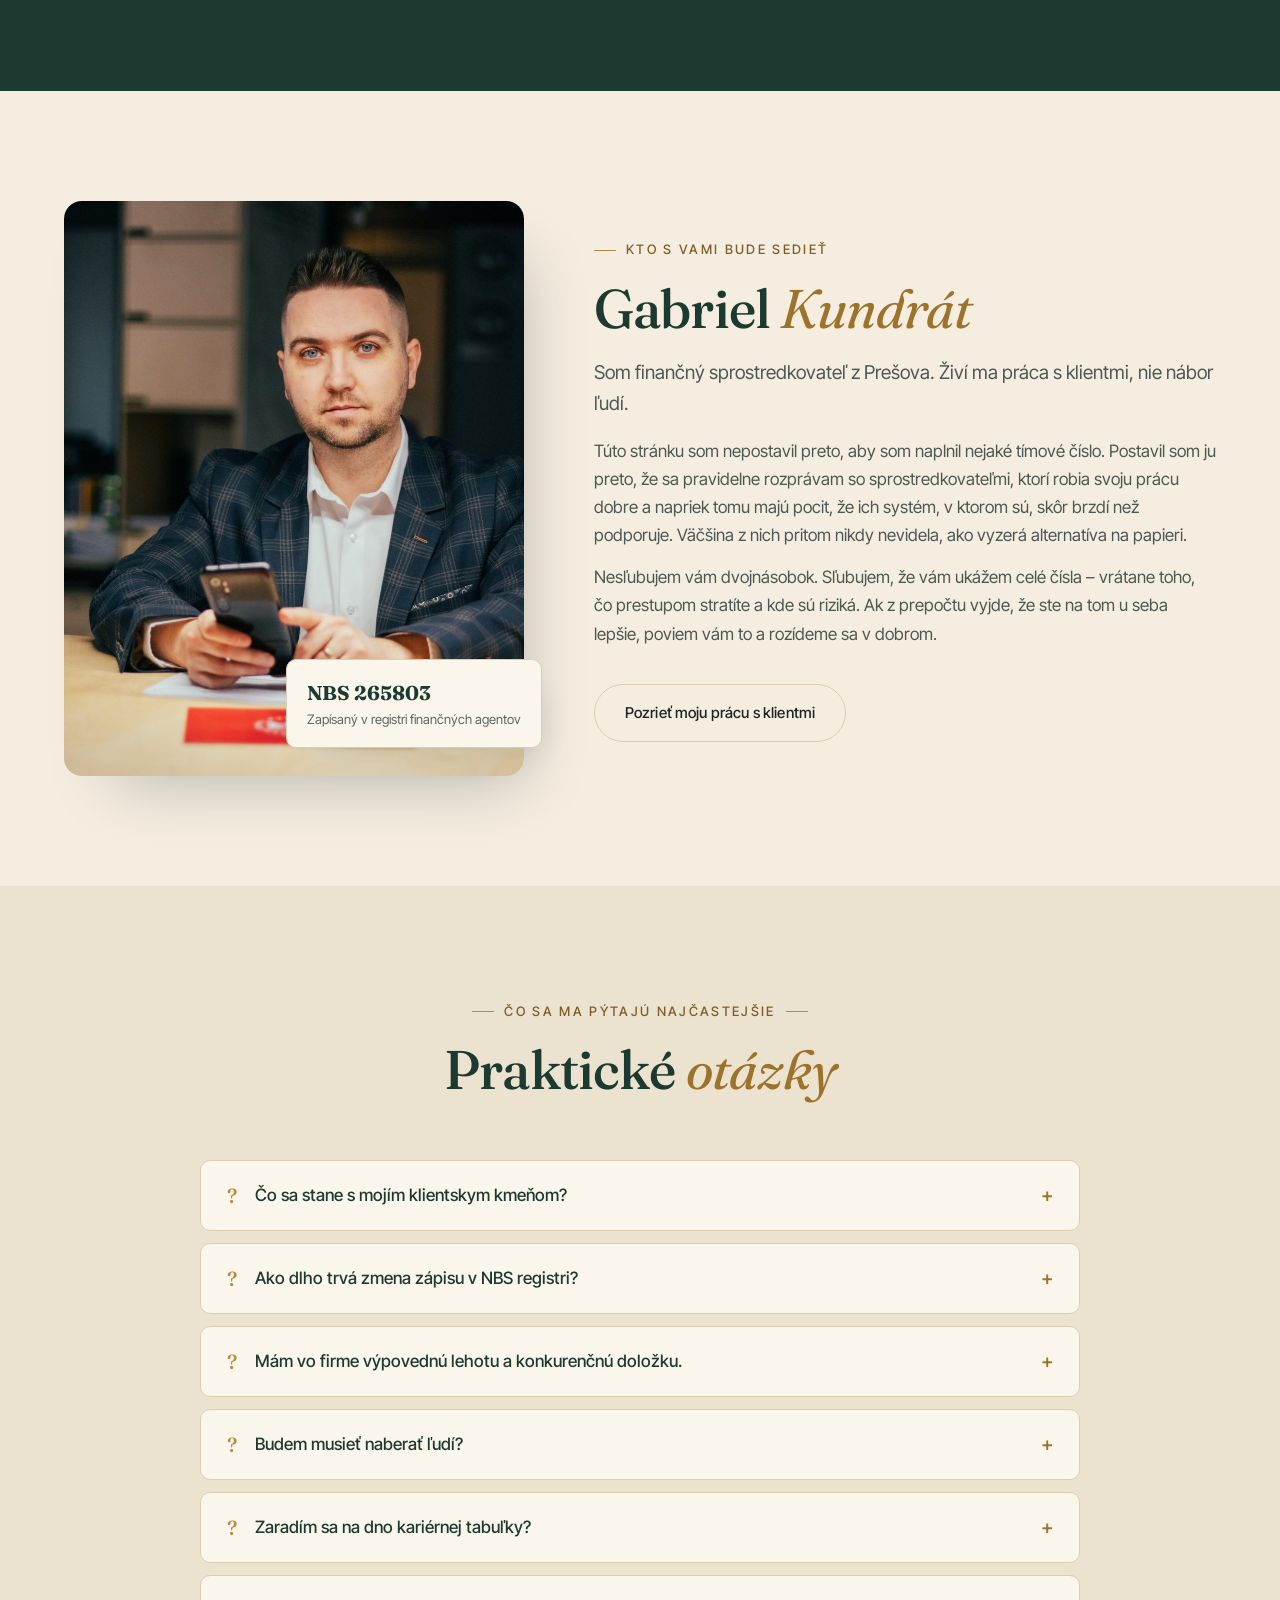
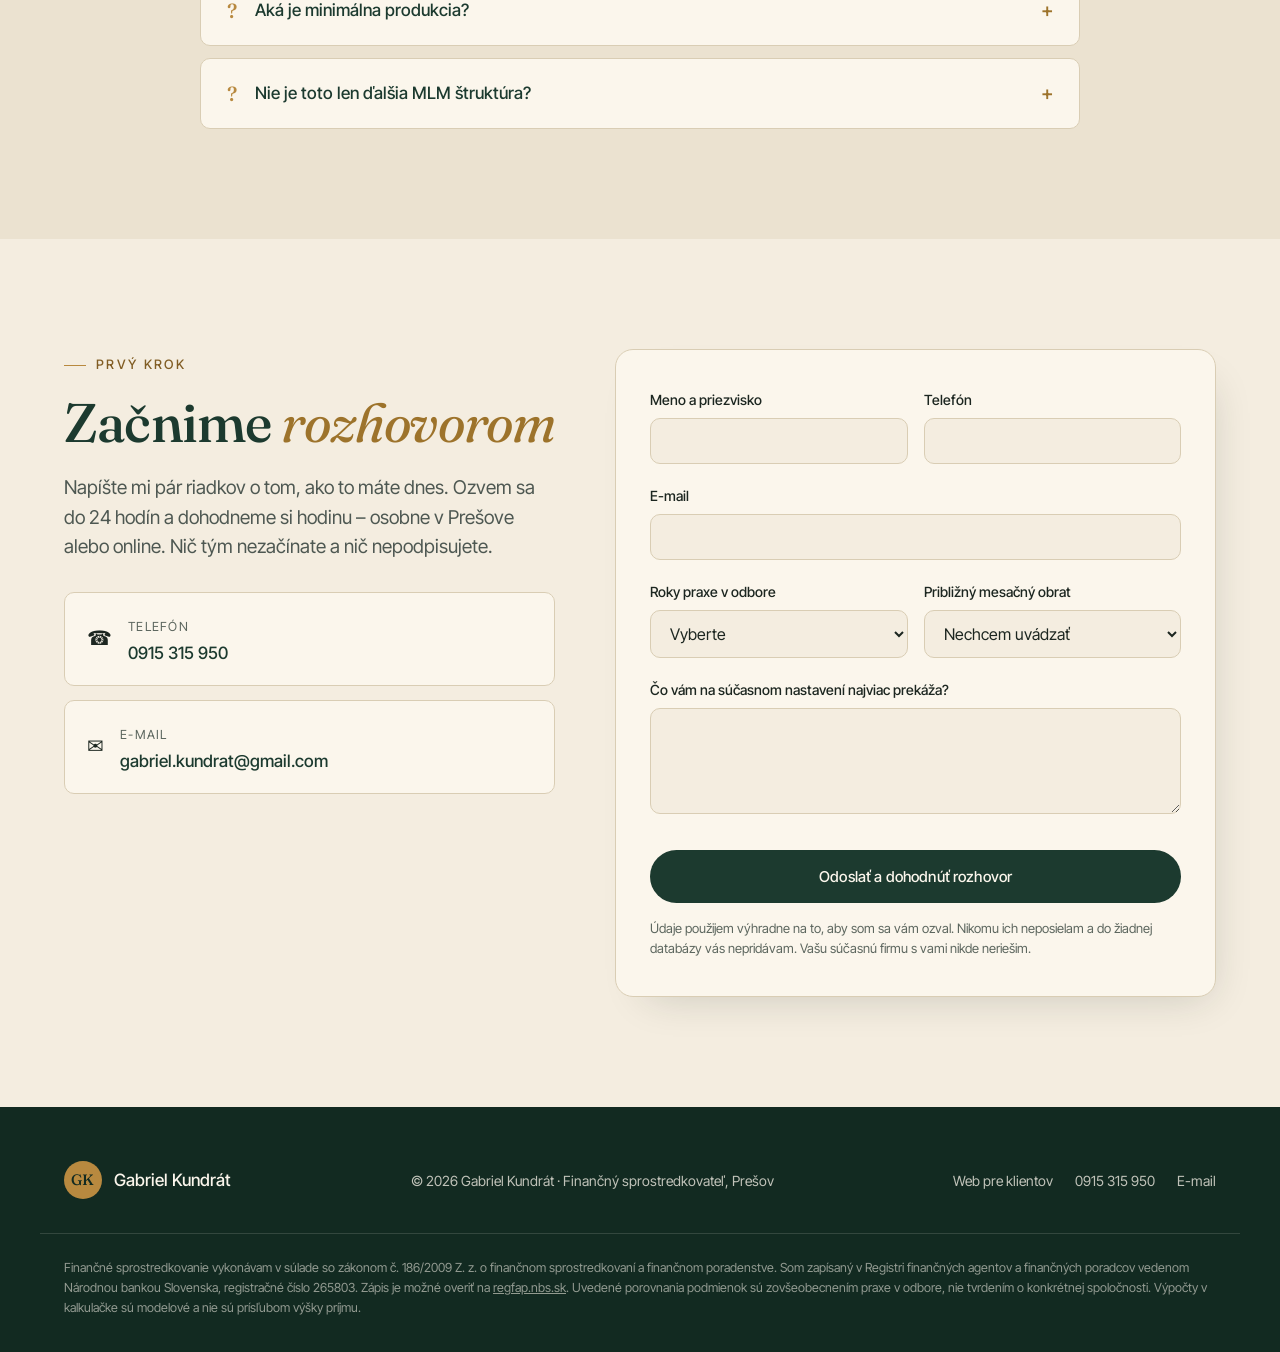
<file: kariera/index.html>
<!DOCTYPE html>
<html lang="sk">
<head>
<meta charset="UTF-8">
<meta name="viewport" content="width=device-width, initial-scale=1.0">
<title>Spolupráca pre finančných sprostredkovateľov | Gabriel Kundrát</title>
<meta name="description" content="Pre sprostredkovateľov s praxou a vlastným kmeňom klientov. Spočítajte si, koľko z vašej provízie zostáva vám – a koľko by zostávalo pri iných podmienkach.">
<meta name="author" content="Gabriel Kundrát">
<link rel="canonical" href="https://gabrielkundrat.sk/kariera/">

<!-- Počas testu kampane nechať noindex. Po dokončení riadok zmazať. -->
<meta name="robots" content="noindex, nofollow">

<link rel="icon" href="/favicon.ico" sizes="32x32">
<link rel="icon" href="/icon-192.png" type="image/png" sizes="192x192">
<link rel="apple-touch-icon" href="/apple-touch-icon.png">

<meta property="og:title" content="Rovnaká práca. Iný podiel.">
<meta property="og:description" content="Pre finančných sprostredkovateľov s praxou a vlastným kmeňom. Spočítajte si rozdiel vo vašich číslach.">
<meta property="og:type" content="website">
<meta property="og:locale" content="sk_SK">
<meta property="og:url" content="https://gabrielkundrat.sk/kariera/">
<meta property="og:image" content="https://gabrielkundrat.sk/og-image.jpg">
<meta name="twitter:card" content="summary_large_image">

<link rel="preload" href="/fonts/fraunces-latin-standard-normal.woff2" as="font" type="font/woff2" crossorigin>
<link rel="preload" href="/fonts/inter-tight-latin-wght-normal.woff2" as="font" type="font/woff2" crossorigin>
<link rel="stylesheet" href="/fonts.css">
<link rel="stylesheet" href="kariera.css">
</head>
<body>

<!-- ============= NAVIGÁCIA ============= -->
<header class="nav">
  <div class="container nav__inner">
    <a href="/" class="nav__brand">
      <span class="nav__brand-mark">GK</span>
      <span class="nav__brand-text">Gabriel Kundrát</span>
    </a>
    <nav class="nav__links" id="navLinks">
      <a href="#pre-koho">Pre koho</a>
      <a href="#kalkulacka">Kalkulačka</a>
      <a href="#porovnanie">Porovnanie</a>
      <a href="#prestup">Ako prestup prebieha</a>
      <a href="#otazky">Otázky</a>
    </nav>
    <div class="nav__cta">
      <a href="tel:+421915315950" class="nav__phone">0915 315 950</a>
      <a href="#kontakt" class="btn btn--primary btn--sm">Nezáväzný rozhovor</a>
    </div>
    <button class="nav__burger" id="navBurger" aria-label="Otvoriť menu" aria-expanded="false" aria-controls="navLinks">
      <span></span><span></span><span></span>
    </button>
  </div>
</header>

<main>

<!-- ============= HERO ============= -->
<section class="hero">
  <div class="container">
    <div class="hero__inner">
      <span class="eyebrow">Pre sprostredkovateľov s praxou a vlastným kmeňom</span>
      <h1 class="hero__title">Rovnaká práca.<br>Iný <em>podiel</em>.</h1>
      <p class="hero__lead">
        Ak roky pracujete vo financiách a máte vlastných klientov, váš príjem už neurčuje to,
        koľko predáte. Určuje ho kľúč, podľa ktorého sa provízia delí nad vami.
        Spočítajte si, o koľko ide vo vašom prípade – trvá to minútu a nič tým nezačínate.
      </p>
      <div class="hero__cta">
        <a href="#kalkulacka" class="btn btn--primary">Spočítať môj rozdiel</a>
        <a href="#kontakt" class="btn btn--ghost">Nezáväzný rozhovor</a>
      </div>
      <div class="hero__trust">
        <span class="hero__trust-item">NBS register č. 265803</span>
        <span class="hero__trust-divider"></span>
        <span class="hero__trust-item">Bez náboru „na množstvo“</span>
        <span class="hero__trust-divider"></span>
        <span class="hero__trust-item">Odpoviem do 24 hodín</span>
      </div>
    </div>
  </div>
</section>

<!-- ============= PRE KOHO / FILTER ============= -->
<section id="pre-koho" class="filter">
  <div class="container">
    <div class="section-head">
      <span class="eyebrow">Buďme si to hneď jasní</span>
      <h2 class="section-title">Toto <em>nie je</em> ponuka pre každého</h2>
      <p class="section-lead">
        Nenaberám na množstvo. Hľadám niekoľko ľudí, ktorí už vedia, čo robia –
        a ktorým súčasné podmienky berú viac, než im dávajú.
      </p>
    </div>
    <div class="filter__grid">
      <div class="filter__card filter__card--yes">
        <h3>Dáva to zmysel, ak</h3>
        <ul>
          <li>Máte aspoň tri roky praxe vo finančnom sprostredkovaní.</li>
          <li>Máte vlastný kmeň klientov, ktorý reálne obsluhujete.</li>
          <li>Živí vás vlastná produkcia, nie provízie z ľudí pod vami.</li>
          <li>Chcete presne rozumieť tomu, ako sa vaša provízia delí.</li>
          <li>Zaujíma vás dlhodobý servis klienta, nie jednorazový predaj.</li>
        </ul>
      </div>
      <div class="filter__card filter__card--no">
        <h3>Nedáva to zmysel, ak</h3>
        <ul>
          <li>Hľadáte prvú prácu vo financiách alebo rekvalifikáciu.</li>
          <li>Chcete stavať štruktúru a žiť z rozdielových provízií.</li>
          <li>Očakávate fixný príjem alebo zamestnanecký pomer.</li>
          <li>Ste v súčasnej firme spokojný – potom naozaj nemeňte.</li>
          <li>Hľadáte rýchly zárobok bez odbornej práce s klientom.</li>
        </ul>
      </div>
    </div>
  </div>
</section>

<!-- ============= DIAGNÓZA / CHECKLIST ============= -->
<section class="check">
  <div class="container">
    <div class="section-head">
      <span class="eyebrow">Krátka diagnostika</span>
      <h2 class="section-title">Koľko z toho <em>poznáte</em>?</h2>
      <p class="section-lead">
        Osem viet, ktoré počúvam od sprostredkovateľov najčastejšie.
        Zaškrtnite tie, ktoré sedia na vás.
      </p>
    </div>

    <div class="check__list" id="checkList">
      <button type="button" class="check__item" aria-pressed="false">
        <span class="check__box" aria-hidden="true">✓</span>
        <span class="check__text">Neviem presne povedať, aké percento z celkovej provízie za môj obchod mi reálne zostane.</span>
      </button>
      <button type="button" class="check__item" aria-pressed="false">
        <span class="check__box" aria-hidden="true">✓</span>
        <span class="check__text">Ľudia nado mnou zarábajú na mojej produkcii viac, než mi k nej reálne pridávajú.</span>
      </button>
      <button type="button" class="check__item" aria-pressed="false">
        <span class="check__box" aria-hidden="true">✓</span>
        <span class="check__text">Na školeniach je viac motivácie než odbornosti.</span>
      </button>
      <button type="button" class="check__item" aria-pressed="false">
        <span class="check__box" aria-hidden="true">✓</span>
        <span class="check__text">Tlačia ma budovať tím, hoci ma baví obchod a servis klienta.</span>
      </button>
      <button type="button" class="check__item" aria-pressed="false">
        <span class="check__box" aria-hidden="true">✓</span>
        <span class="check__text">Priebežné provízie z niektorých produktov mi po pár rokoch prestali chodiť.</span>
      </button>
      <button type="button" class="check__item" aria-pressed="false">
        <span class="check__box" aria-hidden="true">✓</span>
        <span class="check__text">Neviem s istotou, či je klientsky kmeň môj – alebo firmy.</span>
      </button>
      <button type="button" class="check__item" aria-pressed="false">
        <span class="check__box" aria-hidden="true">✓</span>
        <span class="check__text">Predávam produkty pod značkou firmy, ktoré sa pri odchode nedajú preniesť.</span>
      </button>
      <button type="button" class="check__item" aria-pressed="false">
        <span class="check__box" aria-hidden="true">✓</span>
        <span class="check__text">Firma investuje viac do náboru nových ľudí než do nástrojov pre tých, čo už produkujú.</span>
      </button>
    </div>

    <div class="check__result" id="checkResult">
      <div class="check__result-num" id="checkNum">0 / 8</div>
      <p class="check__result-text" id="checkText">
        Zaškrtnite vety, ktoré na vás sedia. Podľa výsledku vám poviem, či má vôbec zmysel sa baviť ďalej.
      </p>
    </div>
  </div>
</section>

<!-- ============= KALKULAČKA ============= -->
<section id="kalkulacka" class="calc">
  <div class="container">
    <div class="section-head">
      <span class="eyebrow">Bez emócií, len čísla</span>
      <h2 class="section-title">Spočítajte si <em>rozdiel</em></h2>
      <p class="section-lead">
        Porovnávať percentá naprieč firmami nemá zmysel – každá ich počíta z iného základu.
        Preto porovnávame na jednom konkrétnom klientovi. Rovnaký obchod, rovnaké inštitúcie,
        rovnaká provízia na vstupe.
      </p>
    </div>

    <!-- Modelový klient -->
    <div class="model">
      <h3 class="model__title">Modelový komplexný klient</h3>
      <ul class="model__list">
        <li><span>Hypotéka</span><em>100 000 €</em></li>
        <li><span>Životné poistenie</span><em>1 000 € / rok</em></li>
        <li><span>Sporenie</span><em>vstupný poplatok 1 000 €</em></li>
        <li><span>II. pilier</span><em>1×</em></li>
        <li><span>Poistenie auta</span><em>100 € / rok</em></li>
        <li><span>Poistenie bývania</span><em>100 € / rok</em></li>
      </ul>
      <p class="model__note">
        Presne takého klienta si predstavte pri prvej otázke nižšie.
        Ak vaša skladba vyzerá inak, výsledok berte ako orientačný – na stretnutí
        to prejdeme na vašom skutočnom portfóliu.
      </p>
    </div>

    <div class="calc__panel">
      <div class="calc__inputs">
        <div class="calc__input-row">
          <label class="calc__label" for="prijem">Koľko vám dnes za takéhoto klienta príde?</label>
          <p class="calc__hint">
            Hrubá provízia na vašu faktúru, pred daňami a odvodmi. Vrátane všetkých šiestich
            zmlúv vyššie. Toto číslo poznáte, aj keď nepoznáte percentá vo svojej zmluve.
          </p>
          <div class="calc__field">
            <input type="number" id="prijem" value="2200" min="0" max="20000" step="50" inputmode="numeric">
            <span class="calc__unit">€</span>
          </div>
        </div>

        <div class="calc__input-row">
          <label class="calc__label" for="pocet">Koľko takých klientov urobíte za rok?</label>
          <p class="calc__hint">
            Ak robíte menšie obchody, prepočítajte si ich – dvaja klienti s polovičnou
            skladbou sú jeden komplexný. Od tohto čísla sa odvíja aj pozícia
            v kariérnej tabuľke.
          </p>
          <div class="calc__field">
            <input type="number" id="pocet" value="12" min="1" max="200" step="1" inputmode="numeric">
            <span class="calc__unit">klientov / rok</span>
          </div>
          <input type="range" class="calc__range" id="pocetRange" min="1" max="60" step="1" value="12" aria-label="Počet komplexných klientov za rok">
        </div>
      </div>

      <div class="calc__verdict" id="verdict"></div>

      <div class="calc__out">
        <div class="calc__cell">
          <div class="calc__cell-label">Dnes za klienta</div>
          <div class="calc__cell-val" id="outTeraz">–</div>
          <div class="calc__cell-sub"><span id="pctTeraz">–</span> z provízie inštitúcie</div>
        </div>
        <div class="calc__cell calc__cell--hi">
          <div class="calc__cell-label">V RHR za klienta</div>
          <div class="calc__cell-val" id="outTu">–</div>
          <div class="calc__cell-sub"><span id="poziciaTu">–</span> · <span id="pctTu">–</span> z provízie inštitúcie</div>
        </div>
        <div class="calc__cell">
          <div class="calc__cell-label">Rozdiel na klienta</div>
          <div class="calc__cell-val" id="outRozdiel">–</div>
          <div class="calc__cell-sub">za jeden obchod</div>
        </div>
      </div>

      <div class="calc__horizon">
        <div>
          <div class="calc__cell-label">Za rok</div>
          <div class="calc__cell-val" id="outRok">–</div>
        </div>
        <div>
          <div class="calc__cell-label">Za 10 rokov</div>
          <div class="calc__cell-val" id="outDekada">–</div>
        </div>
      </div>

      <p class="calc__note" id="calcNote"></p>

      <div class="calc__cta">
        <a href="#kontakt" class="btn btn--primary">Chcem si to prejsť na svojom portfóliu</a>
      </div>
    </div>

    <!-- Ako sa provízia delí – základ -->
    <div class="split">
      <h3 class="split__title">Z čoho sa tie percentá počítajú</h3>
      <p class="split__lead">
        Toto je otázka, ktorú by ste mali položiť v každej firme. Tu je odpoveď dopredu.
      </p>
      <div class="split__flow">
        <div class="split__node">
          <span class="split__pct">100 %</span>
          <span class="split__lbl">Provízia od inštitúcie</span>
        </div>
        <span class="split__arrow" aria-hidden="true">→</span>
        <div class="split__node split__node--sub">
          <span class="split__pct">10 %</span>
          <span class="split__lbl">Marža Finportalu</span>
        </div>
        <span class="split__arrow" aria-hidden="true">→</span>
        <div class="split__node">
          <span class="split__pct">90 %</span>
          <span class="split__lbl">Príde do RHR<br><em>a tu sa berie ako nových 100 % – 1 PJ = 1 €</em></span>
        </div>
      </div>
      <p class="split__note">
        Kariérna tabuľka nižšie preto uvádza koeficient z toho, čo príde do RHR.
        Aby ste to vedeli porovnať s čímkoľvek iným, píšem vedľa aj prepočet
        na celkovú províziu od inštitúcie.
      </p>
    </div>

    <!-- Kariérna tabuľka -->
    <div class="ladder">
      <h3 class="ladder__title">Celá kariérna tabuľka, nie výber z nej</h3>
      <p class="ladder__lead">
        Obchodnícka línia RHR. Žiadne skryté stupne, žiadne „individuálne dohody“.
        Vidíte presne to isté, čo vidím ja.
      </p>
      <div class="ladder__head">
        <span>Pozícia</span>
        <span>Obrat</span>
        <span>Z toho, čo príde do RHR</span>
        <span>Z celkovej provízie</span>
      </div>
      <div class="ladder__grid" id="ladderGrid"></div>
      <p class="ladder__note">
        Vedľa obchodníckej existuje aj manažérska línia (Manažér 73 %, Riaditeľ 81 %,
        Partner 90 %). Všimnite si, prečo to spomínam: <strong>Exkluzívny obchodník má
        rovnaký koeficient ako Partner.</strong> Za najvyššou odmenou sa v RHR nemusíte
        prepracovať cez ľudí pod sebou – stačí vlastná produkcia.
      </p>
    </div>
  </div>
</section>

<!-- ============= POROVNANIE PODMIENOK ============= -->
<section id="porovnanie" class="compare">
  <div class="container">
    <div class="section-head">
      <span class="eyebrow">Podmienky, nie sľuby</span>
      <h2 class="section-title">Čo si <em>overiť</em> v každej zmluve</h2>
      <p class="section-lead">
        Nebudem hodnotiť vašu firmu. Toto je zoznam bodov, ktoré si pýtajte na papieri –
        odo mňa aj odkiaľkoľvek inde. Pravý stĺpec je z kariérneho materiálu RHR,
        ktorý vám pošlem celý.
      </p>
    </div>

    <div class="compare__wrap">
      <table class="compare__table">
        <thead>
          <tr>
            <th scope="col">Čo si overiť</th>
            <th scope="col">Na čo si sťažujú sprostredkovatelia</th>
            <th scope="col">Ako to má nastavené RHR</th>
          </tr>
        </thead>
        <tbody>
          <tr>
            <th scope="row">Podiel na provízii</th>
            <td>Strop je nízko a nikto vám neukáže, z akého základu sa počíta.</td>
            <td class="is-good">Zverejnená tabuľka: 55 % na vstupe až 90 % pre Exkluzívneho obchodníka – počítané z toho, čo príde do RHR. V prepočte na celkovú províziu od inštitúcie je to 49,5 % až 81 %.</td>
          </tr>
          <tr>
            <th scope="row">Nútená manažérska línia</th>
            <td>Vyššiu províziu dostanete, až keď začnete naberať ľudí.</td>
            <td class="is-good">Exkluzívny obchodník má rovnaký koeficient ako Partner (90 %) a vyšší než Riaditeľ (81 %). Na strop sa dá dôjsť bez jediného človeka pod sebou.</td>
          </tr>
          <tr>
            <th scope="row">Vlastníctvo klientskeho kmeňa</th>
            <td>Kmeň je zmluvne firmy. Pri odchode oň prichádzate alebo oň bojujete.</td>
            <td class="is-good">Kmeň zmlúv a klientov je garantovaným vlastníctvom konkrétneho poradcu – uvedené v kariérnom materiáli.</td>
          </tr>
          <tr>
            <th scope="row">Vlastná značka</th>
            <td>Vystupujete pod firmou, vlastný brand sa nevidí rád.</td>
            <td class="is-good">V RHR môžete pôsobiť pod vlastnou značkou vrátane vlastného webu či dopytového portálu.</td>
          </tr>
          <tr>
            <th scope="row">Odborné zázemie</th>
            <td>Motivačné podujatia, tlak na aktivitu, málo odbornosti.</td>
            <td class="is-good">Analytické oddelenie Finportalu – 7 analytikov pre jednotlivé sektory. Vzdelávanie online aj prezenčne, vo všetkých regiónoch.</td>
          </tr>
          <tr>
            <th scope="row">Nástroje</th>
            <td>Editovateľné PDF, papierovačky, chyby v zmluvách.</td>
            <td class="is-good">MyPort – uzatváranie zmlúv online, SMS podpis, bezpodpisové zmluvy, hypotekárny porovnávač, mobilná aplikácia.</td>
          </tr>
          <tr>
            <th scope="row">Produktové portfólio</th>
            <td>Úzka ponuka, tlak na produkty s najvyššou províziou.</td>
            <td class="is-good">370+ finančných produktov naprieč inštitúciami.</td>
          </tr>
          <tr>
            <th scope="row">Čo je navyše</th>
            <td>Bonusy od inštitúcií sa k vám nedostanú.</td>
            <td class="is-good">Minimálna koncoročná odmena (13. plat), príspevok na kanceláriu, doporučiteľská provízia.</td>
          </tr>
        </tbody>
      </table>
    </div>
    <p class="compare__note">
      Ľavý stĺpec je zovšeobecnenie toho, čo mi popisujú sprostredkovatelia – nie tvrdenie
      o konkrétnej spoločnosti. Vo vašej firme to môže byť inak; presne preto si to overte
      vo svojej zmluve. Pravý stĺpec pochádza z kariérneho materiálu RHR a rád vám ho pošlem
      celý, ešte pred stretnutím.
    </p>
  </div>
</section>

<!-- ============= EKOSYSTÉM RHR ============= -->
<section class="eco">
  <div class="container">
    <div class="section-head">
      <span class="eyebrow">Kde presne by ste pôsobili</span>
      <h2 class="section-title">Finportal, štruktúra <em>RHR</em></h2>
      <p class="section-lead">
        Hovorím to rovno, lebo je to overiteľné a na prvom stretnutí by ste sa to dozvedeli aj tak.
      </p>
    </div>
    <div class="eco__grid">
      <div class="eco__card">
        <h3>Finportal</h3>
        <p>
          Samostatný finančný agent, jeden z väčších na trhu. Z provízie, ktorú za váš
          obchod vyplatí inštitúcia, si ponecháva 10 %. Zvyšných 90 % ide do štruktúry –
          a tam sa to berie ako nový základ.
        </p>
      </div>
      <div class="eco__card">
        <h3>RHR</h3>
        <p>
          Najväčšia štruktúra vo Finportale – a práve preto má vyjednanú najnižšiu maržu.
          Tých 90 % sa ďalej delí podľa kariérnej tabuľky vyššie, ktorú vidíte celú
          aj s prepočtom na celkovú províziu.
        </p>
      </div>
      <div class="eco__card">
        <h3>Širší ekosystém</h3>
        <p>
          RHR združuje aj realitných maklérov, autoservisy a autopredajcov, účtovníkov
          a daňových poradcov. Znamená to prirodzený tok odporúčaní z odvetví,
          ktoré s financiami reálne súvisia.
        </p>
      </div>
    </div>
    <p class="eco__note">
      Áno, je to štruktúra a áno, rozdielové provízie v nej existujú – tak ako všade.
      Rozdiel je v tom, kde v nej začínate. Ak prichádzate so zabehnutou produkciou,
      nezaraďujete sa na dno tabuľky. A na 90 % sa viete dostať bez toho, aby ste
      pod sebou mali čo i len jedného človeka.
    </p>
  </div>
</section>

<!-- ============= 6 VECÍ / AKORDEÓN ============= -->
<section class="truths">
  <div class="container">
    <div class="section-head">
      <span class="eyebrow">Zo skúsenosti</span>
      <h2 class="section-title">Šesť vecí, ktoré vám na vstupnom pohovore <em>nepovedia</em></h2>
      <p class="section-lead">
        Nie preto, že by klamali. Preto, že sa na ne nikto nepýta.
      </p>
    </div>

    <div class="acc" id="acc">
      <div class="acc__item">
        <button class="acc__head" type="button" aria-expanded="false">
          <span class="acc__num">01</span>
          <span class="acc__q">Že ste podnikateľ – so všetkým, čo k tomu patrí</span>
          <span class="acc__sign">+</span>
        </button>
        <div class="acc__body">
          Formálne ste SZČO, no v mnohých firmách máte menej slobody ako zamestnanec a zároveň
          nulovú istotu príjmu. Rozdiel medzi „pracujem pre firmu“ a „spolupracujem s firmou“
          nie je slovíčkarenie – je to celý spôsob, akým sa potom rozhodujete o svojej práci,
          čase a klientoch.
        </div>
      </div>
      <div class="acc__item">
        <button class="acc__head" type="button" aria-expanded="false">
          <span class="acc__num">02</span>
          <span class="acc__q">Akú hodnotu má váš obchod predtým, než sa provízia rozdelí</span>
          <span class="acc__sign">+</span>
        </button>
        <div class="acc__body">
          Máte právo vedieť, koľko za váš obchod dostal maklérsky dom od inštitúcie – nielen to,
          koľko z toho pristálo vám. Bez toho čísla neviete, či ste na dobrých podmienkach,
          a nemáte sa o čo oprieť pri vyjednávaní. Pýtajte si ho. Ak vám ho odmietnu ukázať,
          už máte odpoveď.
        </div>
      </div>
      <div class="acc__item">
        <button class="acc__head" type="button" aria-expanded="false">
          <span class="acc__num">03</span>
          <span class="acc__q">Že vás môžu zámerne držať nízko v kariére</span>
          <span class="acc__sign">+</span>
        </button>
        <div class="acc__body">
          Ak ste dobrý obchodník bez ambície manažovať, ste pre svojho nadriadeného najcennejší
          presne tam, kde ste. Každý váš postup mu uberá z rozdielovej provízie. Nemusí ísť
          o zlý úmysel – stačí, že systém odmeňuje jeho, nie vás.
        </div>
      </div>
      <div class="acc__item">
        <button class="acc__head" type="button" aria-expanded="false">
          <span class="acc__num">04</span>
          <span class="acc__q">Že klientsky kmeň nemusí byť váš</span>
          <span class="acc__sign">+</span>
        </button>
        <div class="acc__body">
          Kmeň, ktorý ste roky budovali, môže byť zmluvne majetkom firmy. Ak by ste odišli,
          zostane tam – aj s následnými províziami. Toto je jediná veta v zmluve, ktorá dokáže
          zmeniť hodnotu desiatich rokov vašej práce. Nájdite si ju a prečítajte.
        </div>
      </div>
      <div class="acc__item">
        <button class="acc__head" type="button" aria-expanded="false">
          <span class="acc__num">05</span>
          <span class="acc__q">Že priebežný príjem sa dá zastaviť</span>
          <span class="acc__sign">+</span>
        </button>
        <div class="acc__body">
          Niektoré modely vyplácajú následné provízie len obmedzený počet rokov, hoci klient
          platí ďalej a vy ho ďalej obsluhujete. Práve tento príjem má byť odmenou za to,
          že klientovi zostávate k dispozícii. Ak má strop, servis prestane dávať ekonomický zmysel.
        </div>
      </div>
      <div class="acc__item">
        <button class="acc__head" type="button" aria-expanded="false">
          <span class="acc__num">06</span>
          <span class="acc__q">Že nábor nových ľudí môže byť dôležitejší než vaša produkcia</span>
          <span class="acc__sign">+</span>
        </button>
        <div class="acc__body">
          Ak je hlavným motorom firmy prílev nováčikov, potom peniaze a pozornosť tečú tam –
          nie do nástrojov, analytiky a podpory pre ľudí, ktorí už reálne produkujú.
          Fluktuácia v odbore je vysoká a väčšina nováčikov skončí do roka. Vy zostávate.
          Otázka je, čo za to dostávate.
        </div>
      </div>
    </div>

    <div class="truths__cta">
      <a href="#kontakt" class="btn btn--ghost">Napíšte mi, ako to máte vy</a>
    </div>
  </div>
</section>

<!-- ============= AKO PRESTUP PREBIEHA ============= -->
<section id="prestup" class="process">
  <div class="container">
    <div class="section-head">
      <span class="eyebrow">Bez skoku do neznáma</span>
      <h2 class="section-title">Ako prestup <em>reálne</em> prebieha</h2>
      <p class="section-lead">
        Nikto vás nebude tlačiť k rozhodnutiu na prvom stretnutí.
        Až do tretieho kroku sa nič nemení.
      </p>
    </div>
    <div class="process__steps">
      <div class="process__step">
        <div class="process__num">01</div>
        <h3>Rozhovor</h3>
        <p>Hodina bez záväzku. Poviete mi, ako to máte dnes a čo vám prekáža. Ja vám poviem, či mám čím to zlepšiť. Ak nemám, poviem to rovno.</p>
      </div>
      <div class="process__step">
        <div class="process__num">02</div>
        <h3>Prepočet na vašich číslach</h3>
        <p>Prejdeme vašu produkciu za posledný rok a vašu zmluvu. Uvidíte konkrétnu sumu, nie percentá z letáku. Aj s rizikami a tým, čo prestupom stratíte.</p>
      </div>
      <div class="process__step">
        <div class="process__num">03</div>
        <h3>Registrácia a kmeň</h3>
        <p>Ak sa rozhodnete, riešime zmenu zápisu v NBS registri, výpovednú lehotu v súčasnej firme a prevod kmeňa. Papierovačky beriem na seba.</p>
      </div>
      <div class="process__step">
        <div class="process__num">04</div>
        <h3>Nábeh</h3>
        <p>Prvé mesiace prechádzame prípady spoločne, aby ste sa zorientovali v produktoch a systémoch. Bez motivačných stretnutí a bez tlaku na nábor.</p>
      </div>
    </div>
    <div class="process__cta">
      <a href="#kontakt" class="btn btn--light">Dohodnúť prvý rozhovor</a>
    </div>
  </div>
</section>

<!-- ============= KTO SOM ============= -->
<section class="about">
  <div class="container about__inner">
    <div class="about__visual">
      <div class="about__image">
        <img src="/gabriel-about.jpg" alt="Gabriel Kundrát – finančný sprostredkovateľ" width="880" height="1100" loading="lazy">
      </div>
      <div class="about__stamp">
        <strong>NBS 265803</strong>
        Zapísaný v registri finančných agentov
      </div>
    </div>
    <div class="about__content">
      <span class="eyebrow">Kto s vami bude sedieť</span>
      <h2 class="section-title">Gabriel <em>Kundrát</em></h2>
      <p class="about__lead">
        Som finančný sprostredkovateľ z Prešova. Živí ma práca s klientmi, nie nábor ľudí.
      </p>
      <p>
        Túto stránku som nepostavil preto, aby som naplnil nejaké tímové číslo.
        Postavil som ju preto, že sa pravidelne rozprávam so sprostredkovateľmi, ktorí robia
        svoju prácu dobre a napriek tomu majú pocit, že ich systém, v ktorom sú, skôr brzdí
        než podporuje. Väčšina z nich pritom nikdy nevidela, ako vyzerá alternatíva na papieri.
      </p>
      <p>
        Nesľubujem vám dvojnásobok. Sľubujem, že vám ukážem celé čísla – vrátane toho,
        čo prestupom stratíte a kde sú riziká. Ak z prepočtu vyjde, že ste na tom u seba lepšie,
        poviem vám to a rozídeme sa v dobrom.
      </p>
      <p>
        <a href="/" class="btn btn--ghost" style="margin-top:22px">Pozrieť moju prácu s klientmi</a>
      </p>
    </div>
  </div>
</section>

<!-- ============= FAQ ============= -->
<section id="otazky" class="faq">
  <div class="container">
    <div class="section-head">
      <span class="eyebrow">Čo sa ma pýtajú najčastejšie</span>
      <h2 class="section-title">Praktické <em>otázky</em></h2>
    </div>
    <div class="acc" id="faqAcc">
      <div class="acc__item">
        <button class="acc__head" type="button" aria-expanded="false">
          <span class="acc__num">?</span>
          <span class="acc__q">Čo sa stane s mojím klientskym kmeňom?</span>
          <span class="acc__sign">+</span>
        </button>
        <div class="acc__body">
          Závisí to od zmluvy s vašou súčasnou firmou – a to je prvá vec, ktorú si spolu prejdeme.
          Niektoré zmluvy prevod umožňujú, iné ho komplikujú. Časť klientov spravidla prechádza
          s vami dobrovoľne, časť zostáva. Reálny odhad si urobíme na vašich číslach,
          nie podľa toho, čo by sa dobre počúvalo.
        </div>
      </div>
      <div class="acc__item">
        <button class="acc__head" type="button" aria-expanded="false">
          <span class="acc__num">?</span>
          <span class="acc__q">Ako dlho trvá zmena zápisu v NBS registri?</span>
          <span class="acc__sign">+</span>
        </button>
        <div class="acc__body">
          Zmena sa robí cez nového samostatného finančného agenta a v praxi ide o týždne,
          nie mesiace. Kľúčové je načasovať ju tak, aby vám nevznikla medzera, počas ktorej
          nesmiete sprostredkovávať. Presný postup a lehoty vám dám v písomnej podobe
          ešte pred rozhodnutím.
        </div>
      </div>
      <div class="acc__item">
        <button class="acc__head" type="button" aria-expanded="false">
          <span class="acc__num">?</span>
          <span class="acc__q">Mám vo firme výpovednú lehotu a konkurenčnú doložku.</span>
          <span class="acc__sign">+</span>
        </button>
        <div class="acc__body">
          Bežná vec. Prejdeme si, čo vám zmluva reálne zakazuje a na aký čas.
          Neodporúčam nikomu porušovať platnú zmluvu – býva to drahšie než počkať.
          Ak je lehota dlhá, jednoducho si prestup naplánujeme dopredu.
        </div>
      </div>
      <div class="acc__item">
        <button class="acc__head" type="button" aria-expanded="false">
          <span class="acc__num">?</span>
          <span class="acc__q">Budem musieť naberať ľudí?</span>
          <span class="acc__sign">+</span>
        </button>
        <div class="acc__body">
          Nie. V obchodníckej línii sa dá dôjsť na koeficient 90 % (čo je 81 % z celkovej
          provízie inštitúcie) – to je viac, než má Riaditeľ v manažérskej línii,
          a rovnako ako Partner.
          Ak vás baví obchod a servis klienta, môžete celý život robiť len to
          a neprísť pritom o jediné euro. Ak sa raz rozhodnete pre tím, cesta je otvorená,
          ale nie je to podmienka vyššieho ohodnotenia.
        </div>
      </div>
      <div class="acc__item">
        <button class="acc__head" type="button" aria-expanded="false">
          <span class="acc__num">?</span>
          <span class="acc__q">Zaradím sa na dno kariérnej tabuľky?</span>
          <span class="acc__sign">+</span>
        </button>
        <div class="acc__body">
          Nie. Nemá zmysel, aby človek so zabehnutou produkciou začínal na 55 %.
          Zaradenie sa odvíja od vašich doterajších výsledkov – prejdeme si produkciu
          za posledných dvanásť mesiacov a podľa nej vám poviem konkrétnu pozíciu
          a koeficient. Ešte pred tým, než sa k niečomu zaviažete.
        </div>
      </div>
      <div class="acc__item">
        <button class="acc__head" type="button" aria-expanded="false">
          <span class="acc__num">?</span>
          <span class="acc__q">Aká je minimálna produkcia?</span>
          <span class="acc__sign">+</span>
        </button>
        <div class="acc__body">
          Nemám záujem o ľudí, ktorí urobia dva obchody ročne – nie kvôli číslam, ale preto,
          že v tomto odbore sa bez pravidelnej praxe stráca odbornosť. Konkrétne očakávanie
          vám poviem na stretnutí, keď budem vedieť, ako vyzerá vaša doterajšia produkcia.
        </div>
      </div>
      <div class="acc__item">
        <button class="acc__head" type="button" aria-expanded="false">
          <span class="acc__num">?</span>
          <span class="acc__q">Nie je toto len ďalšia MLM štruktúra?</span>
          <span class="acc__sign">+</span>
        </button>
        <div class="acc__body">
          Je to štruktúra – to nezakrývam a rozdielové provízie v nej existujú.
          Aj ja som v nej niekde a na produkcii ľudí podo mnou zarábam. Rozdiel oproti tomu,
          čo väčšina ľudí myslí pod „MLM“, je v dvoch veciach a obe si viete overiť
          v kariérnom materiáli, ktorý vám pošlem: <strong>koeficient je zverejnený,
          rovnaký pre všetkých a viem vám presne povedať, z čoho sa počíta</strong>, a
          <strong>na strop sa dá dostať čisto vlastnou produkciou</strong> – Exkluzívny
          obchodník má rovnaký koeficient ako Partner a vyšší než Riaditeľ.
          Nemusíte naberať nikoho, nikdy.
        </div>
      </div>
    </div>
  </div>
</section>

<!-- ============= KONTAKT ============= -->
<section id="kontakt" class="contact">
  <div class="container">
    <div class="contact__grid">
      <div class="contact__intro">
        <span class="eyebrow">Prvý krok</span>
        <h2 class="section-title">Začnime <em>rozhovorom</em></h2>
        <p class="section-lead">
          Napíšte mi pár riadkov o tom, ako to máte dnes. Ozvem sa do 24 hodín
          a dohodneme si hodinu – osobne v Prešove alebo online.
          Nič tým nezačínate a nič nepodpisujete.
        </p>
        <div class="contact__cards">
          <a href="tel:+421915315950" class="contact__card">
            <span class="contact__card-icon" aria-hidden="true">☎</span>
            <span>
              <span class="contact__card-label">Telefón</span>
              <strong>0915 315 950</strong>
            </span>
          </a>
          <a href="mailto:gabriel.kundrat@gmail.com" class="contact__card">
            <span class="contact__card-icon" aria-hidden="true">✉</span>
            <span>
              <span class="contact__card-label">E-mail</span>
              <strong>gabriel.kundrat@gmail.com</strong>
            </span>
          </a>
        </div>
      </div>

      <form class="form" id="leadForm" novalidate>
        <div class="form__row form__row--split">
          <div>
            <label for="f-meno">Meno a priezvisko</label>
            <input type="text" id="f-meno" name="meno" autocomplete="name" required>
          </div>
          <div>
            <label for="f-tel">Telefón</label>
            <input type="tel" id="f-tel" name="telefon" autocomplete="tel" required>
          </div>
        </div>
        <div class="form__row">
          <label for="f-email">E-mail</label>
          <input type="email" id="f-email" name="email" autocomplete="email" required>
        </div>
        <div class="form__row form__row--split">
          <div>
            <label for="f-prax">Roky praxe v odbore</label>
            <select id="f-prax" name="prax">
              <option value="">Vyberte</option>
              <option>menej ako 3 roky</option>
              <option>3 – 5 rokov</option>
              <option>6 – 10 rokov</option>
              <option>viac ako 10 rokov</option>
            </select>
          </div>
          <div>
            <label for="f-obrat">Približný mesačný obrat</label>
            <select id="f-obrat" name="obrat">
              <option value="">Nechcem uvádzať</option>
              <option>do 2 000 €</option>
              <option>2 000 – 5 000 €</option>
              <option>5 000 – 10 000 €</option>
              <option>nad 10 000 €</option>
            </select>
          </div>
        </div>
        <div class="form__row">
          <label for="f-sprava">Čo vám na súčasnom nastavení najviac prekáža?</label>
          <textarea id="f-sprava" name="sprava" rows="4"></textarea>
        </div>
        <button type="submit" class="btn btn--primary">Odoslať a dohodnúť rozhovor</button>
        <p class="form__note">
          Údaje použijem výhradne na to, aby som sa vám ozval. Nikomu ich neposielam
          a do žiadnej databázy vás nepridávam. Vašu súčasnú firmu s vami nikde neriešim.
        </p>
      </form>
    </div>
  </div>
</section>

</main>

<!-- ============= FOOTER ============= -->
<footer class="footer">
  <div class="container footer__inner">
    <div class="footer__brand">
      <span class="nav__brand-mark">GK</span>
      <span>Gabriel Kundrát</span>
    </div>
    <div class="footer__copy">
      © <span data-current-year>2026</span> Gabriel Kundrát · Finančný sprostredkovateľ, Prešov
    </div>
    <div class="footer__links">
      <a href="/">Web pre klientov</a>
      <a href="tel:+421915315950">0915 315 950</a>
      <a href="mailto:gabriel.kundrat@gmail.com">E-mail</a>
    </div>
  </div>
  <div class="container footer__legal">
    Finančné sprostredkovanie vykonávam v súlade so zákonom č. 186/2009 Z. z.
    o finančnom sprostredkovaní a finančnom poradenstve. Som zapísaný v Registri finančných
    agentov a finančných poradcov vedenom Národnou bankou Slovenska, registračné číslo 265803.
    Zápis je možné overiť na <a href="https://regfap.nbs.sk" target="_blank" rel="noopener">regfap.nbs.sk</a>.
    Uvedené porovnania podmienok sú zovšeobecnením praxe v odbore, nie tvrdením o konkrétnej
    spoločnosti. Výpočty v kalkulačke sú modelové a nie sú prísľubom výšky príjmu.
  </div>
</footer>

<script src="kariera.js"></script>
</body>
</html>
</file>
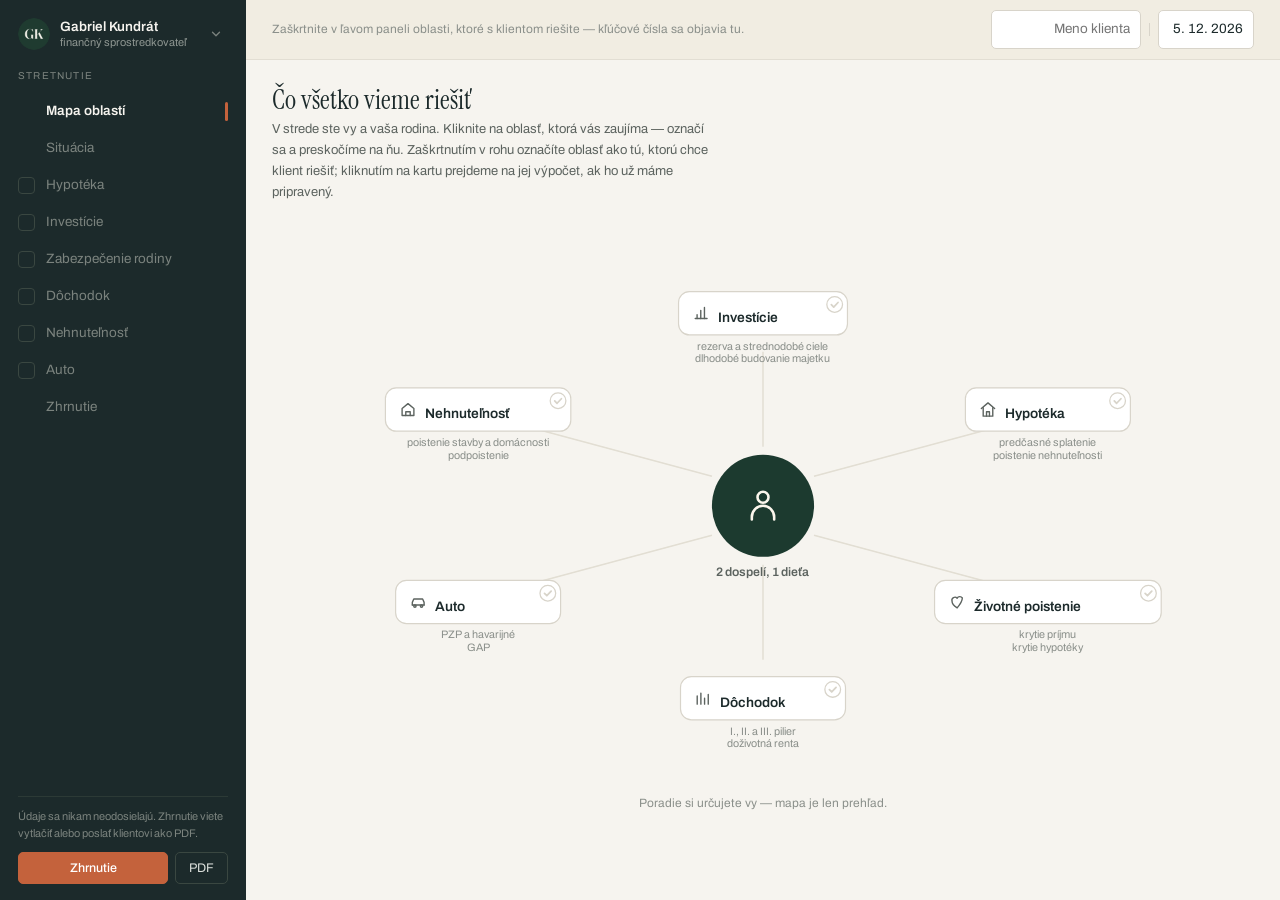
<file: poradca-9f9fc8d5/index.html>
<!DOCTYPE html>
<html lang="sk" data-theme="light">
<head>
<meta charset="utf-8">
<link rel="icon" href="/favicon.ico">
<meta name="robots" content="noindex, nofollow, noarchive">
<meta name="viewport" content="width=device-width, initial-scale=1">
<title>Finančný plán klienta</title>
<style>
/* Písma sú vložené priamo v súbore — appka funguje offline aj pod prísnou CSP.
   Archivo (premenlivé rezy 100–900) na text, Instrument Serif na nadpisy sekcií. */
@font-face{font-family:'Archivo';font-style:normal;font-weight:100 900;font-stretch:100%;font-display:swap;
  src:url(archivo-ext.woff2) format('woff2');unicode-range:U+0100-02BA, U+02BD-02C5, U+02C7-02CC, U+02CE-02D7, U+02DD-02FF, U+0304, U+0308, U+0329, U+1D00-1DBF, U+1E00-1E9F, U+1EF2-1EFF, U+2020, U+20A0-20AB, U+20AD-20C0, U+2113, U+2C60-2C7F, U+A720-A7FF;}
@font-face{font-family:'Archivo';font-style:normal;font-weight:100 900;font-stretch:100%;font-display:swap;
  src:url(archivo-lat.woff2) format('woff2');unicode-range:U+0000-00FF, U+0131, U+0152-0153, U+02BB-02BC, U+02C6, U+02DA, U+02DC, U+0304, U+0308, U+0329, U+2000-206F, U+20AC, U+2122, U+2191, U+2193, U+2212, U+2215, U+FEFF, U+FFFD;}
@font-face{font-family:'Instrument Serif';font-style:normal;font-weight:400;font-display:swap;
  src:url(serif-ext.woff2) format('woff2');unicode-range:U+0100-02BA, U+02BD-02C5, U+02C7-02CC, U+02CE-02D7, U+02DD-02FF, U+0304, U+0308, U+0329, U+1D00-1DBF, U+1E00-1E9F, U+1EF2-1EFF, U+2020, U+20A0-20AB, U+20AD-20C0, U+2113, U+2C60-2C7F, U+A720-A7FF;}
@font-face{font-family:'Instrument Serif';font-style:normal;font-weight:400;font-display:swap;
  src:url(serif-lat.woff2) format('woff2');unicode-range:U+0000-00FF, U+0131, U+0152-0153, U+02BB-02BC, U+02C6, U+02DA, U+02DC, U+0304, U+0308, U+0329, U+2000-206F, U+20AC, U+2122, U+2191, U+2193, U+2212, U+2215, U+FEFF, U+FFFD;}

:root{
  color-scheme: light;
  /* Paleta prevzatá z návrhu (Claude Design, poradca-1b) */
  --page:#F6F4EF;        /* pozadie aplikácie */
  --card:#FFFFFF;        /* karty a vstupy */
  --surface-1:#F1EDE2;   /* jemné plochy, pruh s číslami */
  --ink:#1C2A2B; --ink-2:#5C635F; --muted:#8A8F8A; --muted-2:#A8ADA8;
  --grid:#E2DED3; --axis:#D8D4CA; --border:#E2DED3;
  --s1:#1C4045;          /* hlavná — teal */
  --s2:#C4623C;          /* dôraz — terakota */
  --s3:#4A7C59;          /* rast, výnos — zelená */
  --s4:#8A6A1E;          /* upozornenie — zlatohnedá */
  --s5:#153336; --s6:#2F5C3D;
  --good:#4A7C59; --good-ink:#2F5C3D; --warn:#8A6A1E; --crit:#8A2F1E;
  --ok-bg:#EDF1EE; --warn-bg:#F7F1E3; --bad-bg:#F9E9E6;
  /* tmavý bočný panel */
  --nav:#1C2A2B; --nav-ink:#DCE0DC; --nav-muted:#7B837E; --nav-line:#2C3A36;
  --nav-hover:#31403A; --nav-box:#26332F; --nav-border:#3A4741;
  --r:8px;               /* jemnejšie rohy než predtým */
  --logo-bg:#1C2A2B; --logo-ink:#F6F4EF;
  --prim:#C4623C; --prim-tm:#B0552F;   /* hlavné tlačidlo (Zhrnutie) */
  --font:'Archivo',system-ui,-apple-system,'Segoe UI',sans-serif;
  --font-nad:'Instrument Serif',Georgia,serif;
}
*{box-sizing:border-box}
html,body{margin:0;padding:0}
body{
  background:var(--page); color:var(--ink);
  font:14px/1.55 var(--font);
  -webkit-font-smoothing:antialiased;
}
::-webkit-scrollbar{width:9px;height:9px}
::-webkit-scrollbar-thumb{background:#D3CFC4;border-radius:9px}
.wrap{max-width:1080px;margin:0 auto;padding:0 20px 80px}

/* ---------- ROZLOŽENIE: bočný panel + plocha ---------- */
.app{display:flex;height:100vh;overflow:hidden}
.nav{
  width:246px;flex:0 0 246px;background:var(--nav);color:var(--nav-ink);
  display:flex;flex-direction:column;padding:18px 0 16px;position:relative
}
.nav-top{display:flex;align-items:center;gap:10px;padding:0 18px 18px}
.logo{display:flex;align-items:center;gap:10px}
.nav .logo{flex:1;min-width:0}
.logo .mark{
  width:32px;height:32px;flex:0 0 auto;border-radius:50%;display:flex;align-items:center;justify-content:center;
  font-size:11.5px;font-weight:700;letter-spacing:.03em;overflow:hidden
}
.logo .mark img{width:100%;height:100%;object-fit:contain;border-radius:50%;display:block}
.logo .mark.img{background:transparent !important}
/* Značkové (široké) logo — nie kruhový monogram, ale celý lockup na svetlom štítku.
   Logo je tmavozelené/tmavomodré, na tmavom paneli by zaniklo, preto svetlý podklad. */
.logo .mark.img.sirok,.pdfhd .mk.img.sirok,.sumfoot .mk.img.sirok,.nav .menu .mk.img.sirok{
  width:auto !important;max-width:100%;min-width:0;flex:0 1 auto;border-radius:5px;overflow:hidden;
  padding:3px 6px;background:var(--logo-bg) !important;display:inline-flex;align-items:center;justify-content:center}
.mark.sirok img,.mk.sirok img{width:auto !important;height:100% !important;max-width:100%;
  border-radius:0 !important;object-fit:contain}
/* pri značke je názov aj rola priamo v obrázku */
.logo.zn .nm{display:none}
.nav .logo.zn .mark{height:38px}

/* prepínač poradcu — kompaktné tlačidlo, aby vedľa neho ostalo miesto na široké logo */
.nav-who{width:24px;height:24px;display:flex;align-items:center;justify-content:center;border-radius:6px}
.nav-who svg{width:14px;height:14px;display:block}
.nav-who:hover{background:var(--nav-hover);color:#F6F4EF}
.logo .nm{line-height:1.25;min-width:0}
.logo .nm b{display:block}
.logo .nm small{display:block}
.nav .logo .mark{width:32px;height:32px;border-radius:50%;font-size:11.5px;background:#F6F4EF;color:#1C2A2B}
.nav .logo .nm b{font-size:13.5px;font-weight:600;color:#F6F4EF}
.nav .logo .nm small{font-size:11px;color:#8F9792}
.nav-who{
  background:transparent;border:0;color:var(--nav-muted);font-size:12px;cursor:pointer;padding:4px 2px;
  flex:0 0 auto;line-height:1
}
.nav-who:hover{color:#F6F4EF}
.nav .menu{
  position:absolute;left:12px;right:12px;top:58px;background:var(--nav-box);border:1px solid var(--nav-border);
  border-radius:7px;padding:5px;z-index:60;box-shadow:none
}
.nav .menu .hd{font-size:10px;letter-spacing:.1em;text-transform:uppercase;color:var(--nav-muted);padding:6px 9px 4px;font-weight:500}
.nav .menu button{
  width:100%;display:flex;align-items:center;gap:9px;background:transparent;border:0;border-radius:5px;
  padding:7px 9px;font:inherit;font-size:13px;text-align:left;cursor:pointer;color:var(--nav-ink)
}
.nav .menu button:hover{background:var(--nav-hover)}
.nav .menu button.sel{color:#F6F4EF;font-weight:600}
.nav .menu .mk{width:22px;height:22px;border-radius:50%;background:#43504B;color:#F6F4EF;
  display:flex;align-items:center;justify-content:center;font-size:9.5px;font-weight:700;flex:0 0 auto}
.nav .menu .mk img{width:100%;height:100%;object-fit:contain;border-radius:50%;display:block}
.nav .menu .mk.img{background:transparent !important}
/* v menu sa ukazujú aj neaktívne značky — ich štítok musí byť vždy svetlý,
   --logo-bg patrí práve prihlásenému poradcovi */
.nav .menu .mk.img.sirokmenu{width:auto !important;height:18px;border-radius:3px;padding:2px 5px;
  background:#F1F4F8 !important;flex:0 0 auto}
.nav .menu .mk.sirokmenu img{width:auto !important;height:100% !important;border-radius:0 !important}
.nav .menu .empty{padding:8px 9px;font-size:11.5px;color:var(--nav-muted);line-height:1.45}

.nav-hd{font-size:10px;letter-spacing:.12em;text-transform:uppercase;color:var(--nav-muted);padding:0 18px 9px}
.nav-kroky{display:flex;flex-direction:column}
.krok{
  display:flex;align-items:center;gap:11px;padding:9px 18px;cursor:pointer;font-size:13.5px;line-height:1.3;
  background:transparent;border:0;color:var(--nav-ink);text-align:left;width:100%;font-family:inherit
}
.krok:hover{background:#22302C}
.krok .kchk{
  width:17px;height:17px;border-radius:4px;flex:0 0 auto;display:flex;align-items:center;justify-content:center;
  font-size:10px;font-weight:700;border:1.5px solid var(--nav-border);background:transparent;color:transparent;
  padding:0;cursor:pointer;transition:.13s
}
.krok .kchk:hover{border-color:var(--nav-muted)}
.krok.ozn .kchk{background:var(--s2);border-color:var(--s2);color:#fff}
.krok .kchk svg{width:11px;height:11px}
.krok .kn{flex:1;color:var(--nav-muted)}
.krok.on .kn{color:#F6F4EF;font-weight:600}
.krok.ozn .kn{color:var(--nav-ink)}
.krok .rail{width:3px;height:19px;border-radius:2px;background:transparent;flex:0 0 auto}
.krok.on .rail{background:var(--s2)}
.krok .kbez{width:17px;flex:0 0 auto}

.nav-pata{margin-top:auto;padding:16px 18px 0;display:flex;flex-direction:column;gap:11px}
.nav-line{height:1px;background:var(--nav-line)}
.nav-pata p{margin:0;font-size:11px;color:var(--nav-muted);line-height:1.5}
.nav-btns{display:flex;gap:7px}
.nb{
  flex:0 0 auto;text-align:center;font-size:12.5px;padding:8px 13px;border-radius:5px;cursor:pointer;
  background:transparent;border:1px solid var(--nav-border);color:var(--nav-ink);font-family:inherit
}
.nb:hover{border-color:var(--nav-muted)}
.nb.prim{flex:1;background:var(--prim);border-color:var(--prim);color:#fff;font-weight:500}
.nb.prim:hover{background:var(--prim-tm);border-color:var(--prim-tm)}

.main{flex:1;min-width:0;display:flex;flex-direction:column}
.obrazovky{flex:1;min-height:0;overflow:auto}
.obr{display:none;margin:0;padding:24px 26px 44px;max-width:1120px;scroll-margin-top:0}
.obr.on{display:block}
.obr .card{border:0;background:transparent;padding:0}
.obr .card + .card{margin-top:26px;border-top:1px solid var(--grid);padding-top:24px}

/* ---------- PRUH S KĽÚČOVÝMI ČÍSLAMI ---------- */
.pruh-wrap{
  display:flex;gap:20px;align-items:center;padding:10px 26px;flex:0 0 auto;
  border-bottom:1px solid var(--grid);background:var(--surface-1);overflow-x:auto;white-space:nowrap
}
.pruh-wrap::-webkit-scrollbar{display:none}
.pruh{display:flex;gap:22px;align-items:baseline;flex:1 1 auto}
.pruh .pi{display:flex;gap:7px;align-items:baseline;flex:0 0 auto}
.pruh .pk{font-size:11.5px;color:var(--muted)}
.pruh .pv{font-size:15px;font-weight:600;font-variant-numeric:tabular-nums}
.pruh .pv.a{color:var(--s1)}
.pruh .pv.b{color:var(--s2)}
.pruh .pv.c{color:var(--good-ink)}
.pruh .sep{display:none}
.pruh-wrap.prazdny .pruh::before{content:'Zaškrtnite v ľavom paneli oblasti, ktoré s klientom riešite — kľúčové čísla sa objavia tu.';font-size:12px;color:var(--muted)}
.pruh-klient{display:flex;gap:8px;align-items:center;flex:0 0 auto}
.pruh-klient input{
  width:auto;border:0;background:transparent;padding:3px 5px;font-size:11.5px;color:var(--muted);
  text-align:right;border-radius:4px
}
.pruh-klient input:hover{background:#EAE5D8}
.pruh-klient input:focus{outline:1px solid var(--axis);color:var(--ink);background:var(--card)}
.pruh-klient #iKlient{width:150px}
.pruh-klient #iDatum{width:96px}
.pruh-klient .sep{width:1px;height:13px;background:var(--axis)}

@media(max-width:900px){
  .app{flex-direction:column;height:auto;overflow:visible}
  .nav{width:auto;flex:0 0 auto;flex-direction:row;flex-wrap:wrap;padding:12px 16px;gap:10px;align-items:center}
  .nav-hd,.nav-pata p{display:none}
  .nav-kroky{flex-direction:row;overflow-x:auto;flex:1 1 100%;gap:4px}
  .krok{padding:7px 10px;border-radius:6px}
  .krok .rail{display:none}
  .nav-pata{margin:0;padding:0}
  .nav .menu{left:16px;right:auto;width:230px}
  .obrazovky{overflow:visible}
}
/* Pravidlá pre tlač sú zhromaždené v jednom bloku na konci štýlov. */

/* checkbox v lište oddelený od názvu */
.mod{padding:5px 13px 5px 7px;gap:0}
.mod .mchk{
  width:26px;height:26px;border:0;background:transparent;padding:0;margin-right:5px;cursor:pointer;
  display:flex;align-items:center;justify-content:center;border-radius:7px;flex:0 0 auto
}
.mod .mchk svg{
  width:15px;height:15px;color:var(--axis);border:1.5px solid var(--axis);border-radius:5px;
  padding:1.5px;transition:.13s;background:var(--card)
}
.mod .mchk:hover svg{border-color:var(--s1);color:var(--s1)}
.mod.on .mchk svg{color:#fff;background:var(--s1);border-color:var(--s1)}
.mod .mtxt{display:flex;align-items:center;gap:8px;cursor:pointer;padding:2px 0}
.mod .mtxt:hover{color:var(--s1)}
.mod .dot{display:none}
.mod.mapbtn{padding:5px 13px}
.mod.mapbtn .mtxt{padding:2px 0}
.mapa .nchk-off{fill:var(--card);stroke:var(--axis);stroke-width:1.3}
.mapa .nzchk{cursor:pointer}
.mapa .nzchk:hover .nchk-off{stroke:var(--s1)}


/* ---------- DVOJSTĹPEC: vstupy + rámec ---------- */
.split{display:grid;grid-template-columns:minmax(0,1.25fr) minmax(320px,1fr);gap:28px;align-items:start}
@media(max-width:900px){.split{grid-template-columns:1fr;gap:22px}}
.splitR{position:sticky;top:112px}
@media(max-width:900px){.splitR{position:static}}
.ramec{background:var(--surface-1);border:1px solid var(--border);border-radius:13px;padding:18px}
.ramec .lbl{font-size:12.5px;color:var(--ink-2);font-weight:550}
.ramec .big{font-size:34px;font-weight:680;letter-spacing:-.03em;line-height:1.1;margin-top:4px;font-variant-numeric:tabular-nums}
.ramec .bind{font-size:12.5px;color:var(--ink-2);margin-top:5px}
.ramec .bind b{color:var(--s2);font-weight:620}
.ramec .tiles{grid-template-columns:repeat(2,minmax(0,1fr))}
.ramec .tile{background:var(--card);padding:11px 12px}
.ramec .tile .v{font-size:18px}
.ramec .tile .k{font-size:11px}
.ramec .tile .n{font-size:10.5px}
.ramec .flag{font-size:12.5px;padding:10px 12px}
.ramec .note{font-size:11px}

/* ---------- ROZBAĽOVACIE BLOKY V KARTE ---------- */
.rozbaly{margin-top:22px;border-top:1px solid var(--grid)}
details.rozb{border-bottom:1px solid var(--grid)}
details.rozb summary{
  list-style:none;cursor:pointer;padding:15px 2px;display:flex;align-items:baseline;gap:12px;outline:none
}
details.rozb summary::-webkit-details-marker{display:none}
details.rozb summary:hover .rn{color:var(--s1)}
details.rozb summary:focus-visible{outline:2px solid var(--s1);outline-offset:2px;border-radius:6px}
.rozb .rn{font-weight:620;font-size:15px;flex:0 0 auto}
.rozb .rz{font-size:12.5px;color:var(--muted);flex:1 1 auto}
.rozb .rs{width:16px;height:16px;color:var(--muted);flex:0 0 auto;transition:transform .18s;align-self:center}
details.rozb[open] .rs{transform:rotate(180deg)}
details.rozb[open] .rn{color:var(--s1)}
.rbody{padding:2px 2px 24px}
.rbody .sub{margin-bottom:16px}


/* informatívne bloky — nenápadné */
details.rozb.info summary{padding:11px 2px}
details.rozb.info .rn{font-size:13.5px;font-weight:550;color:var(--ink-2)}
details.rozb.info .rz{font-size:12px}
details.rozb.info .rs{width:14px;height:14px}
details.rozb.info[open] .rn{color:var(--ink)}

/* predajné bloky — výrazné tlačidlá */
details.rozb.cta{border-bottom:0;margin-top:12px}
details.rozb.cta>summary{
  background:var(--surface-1);border:1.5px solid var(--axis);border-radius:12px;padding:15px 17px;
  transition:.14s;align-items:center
}
details.rozb.cta>summary:hover{background:#EDEAE0;border-color:var(--s1)}
details.rozb.cta[open]>summary{border-radius:12px 12px 0 0;border-bottom-color:transparent;background:#EDEAE0}
details.rozb.cta .rikon{
  width:34px;height:34px;border-radius:9px;background:var(--s1);color:#fff;flex:0 0 auto;
  display:flex;align-items:center;justify-content:center;margin-right:2px
}
details.rozb.cta .rikon svg{width:19px;height:19px}
details.rozb.cta .rn{font-size:16px;font-weight:660;color:var(--s1)}
details.rozb.cta .rz{font-size:12.5px;color:var(--ink-2)}
details.rozb.cta .rs{width:18px;height:18px;color:var(--s1)}
details.rozb.cta .rbody{
  border:1.5px solid var(--axis);border-top:0;border-radius:0 0 12px 12px;padding:4px 17px 20px;background:var(--card)
}
@media(max-width:620px){
  details.rozb.cta>summary{flex-wrap:wrap}
  details.rozb.cta .rz{flex-basis:100%;margin-left:36px}
}

/* ---------- ROZBAĽOVACIA SEKCIA ---------- */
details.seksek{padding:0}
details.seksek>summary{
  list-style:none;cursor:pointer;padding:22px;display:flex;align-items:baseline;gap:14px;flex-wrap:wrap;outline:none
}
details.seksek>summary::-webkit-details-marker{display:none}
details.seksek>summary h2{margin:0;flex:0 0 auto}
details.seksek>summary:hover h2{color:var(--s1)}
details.seksek>summary:focus-visible{outline:2px solid var(--s1);outline-offset:-2px;border-radius:var(--r)}
.sekz{font-size:13.5px;color:var(--ink-2);flex:1 1 260px;line-height:1.45}
details.seksek>summary .rs{width:17px;height:17px;color:var(--muted);flex:0 0 auto;transition:transform .18s;align-self:center}
details.seksek[open]>summary .rs{transform:rotate(180deg)}
details.seksek[open]>summary{padding-bottom:4px}
details.seksek[open]>summary .sekz{display:none}
.sekbody{padding:0 22px 22px}

/* ---------- PÁSIK VLOŽENÉ / VÝNOS ---------- */
.pasik{margin-top:20px}
.pasik .p{display:flex;height:26px;border-radius:7px;overflow:hidden;background:var(--grid)}
.pasik .p i{display:block;height:100%}
.pasik .l{display:flex;gap:18px;flex-wrap:wrap;font-size:12.5px;color:var(--ink-2);margin-top:9px}
.pasik .l i{display:inline-block;width:11px;height:11px;border-radius:3px;margin-right:6px;vertical-align:-1px}
.pasik .l b{font-variant-numeric:tabular-nums}


/* ---------- SCENÁRE ---------- */
.scenare{display:grid;grid-template-columns:repeat(auto-fit,minmax(280px,1fr));gap:12px}
.scen{border:1px solid var(--border);border-radius:8px;padding:15px 16px;background:var(--card)}
.scen .st{font-weight:650;font-size:15px;margin-bottom:11px;background:none;padding:0;border-radius:0;display:block;letter-spacing:0}
.scen .sb{margin-bottom:10px}
.scen .sb:last-child{margin-bottom:0}
.scen .sb p{margin:5px 0 0;font-size:13px;line-height:1.45;color:var(--ink-2)}
.scen .tag{display:inline-block;font-size:10.5px;font-weight:650;text-transform:uppercase;letter-spacing:.04em;padding:2px 8px;border-radius:999px}
.scen .tag.bad{background:var(--bad-bg);color:#8A2F1E}
.scen .tag.ok{background:var(--ok-bg);color:#2F5C3D}

/* ---------- TABUĽKA KRYTÍ ---------- */
table.kt{width:100%;border-collapse:collapse;font-size:13.5px}
table.kt th{
  text-align:left;font-size:10.5px;text-transform:uppercase;letter-spacing:.1em;color:var(--muted);
  font-weight:600;padding:9px 12px 7px;border-bottom:1px solid var(--border)
}
table.kt th:not(:first-child),table.kt td:not(:first-child){text-align:right;font-variant-numeric:tabular-nums}
table.kt td{padding:10px 12px;border-bottom:1px solid var(--grid);vertical-align:top}
table.kt tbody tr:last-child td{border-bottom:0}
table.kt td:first-child{font-weight:550}
table.kt td span{display:block;font-size:11px;color:var(--muted);font-weight:400;margin-top:2px}

/* ---------- POROVNANIE BALÍČKOV ---------- */
table.bt{width:100%;border-collapse:separate;border-spacing:0;font-size:13.5px}
table.bt thead th{
  vertical-align:top;text-align:left;padding:16px 15px 14px;background:var(--card);
  border:1px solid var(--border);border-left:0;position:relative;width:26%;cursor:pointer
}
table.bt thead th:first-child{background:transparent;border:0;width:22%;cursor:default}
table.bt thead th.sel{background:#EAEFEB;border-color:var(--s1);box-shadow:inset 0 0 0 1px var(--s1)}
table.bt .odp{position:absolute;top:-9px;left:15px;background:var(--s2);color:#fff;font-size:10px;font-weight:700;
  padding:3px 8px;border-radius:999px;letter-spacing:.03em;text-transform:uppercase}
table.bt .bn{display:block;font-size:17px;font-weight:600;letter-spacing:-.01em}
table.bt .bp{display:block;font-size:11.5px;color:var(--muted);margin-bottom:9px}
table.bt .bc{display:block;font-size:20px;font-weight:600;font-variant-numeric:tabular-nums}
table.bt th.sel .bc{color:var(--s1)}
table.bt .bm{display:block;font-size:11px;color:var(--muted);margin-bottom:11px}
.bvyb{
  width:100%;padding:7px 0;border-radius:5px;border:1px solid var(--axis);background:var(--card);
  font:inherit;font-size:12.5px;color:var(--ink-2);cursor:pointer;transition:.13s
}
.bvyb:hover{border-color:var(--s1);color:var(--s1)}
.bvyb.on{background:var(--s1);border-color:var(--s1);color:#fff;font-weight:550}
table.bt tbody th{
  text-align:left;font-weight:550;padding:11px 14px 11px 0;border-bottom:1px solid var(--grid);
  vertical-align:top;font-size:13px
}
table.bt tbody th span{display:block;font-size:11px;color:var(--muted);font-weight:400;margin-top:2px}
table.bt tbody td{
  padding:11px 15px;border-bottom:1px solid var(--grid);border-left:1px solid var(--border);
  border-right:1px solid var(--border);font-variant-numeric:tabular-nums;vertical-align:top
}
table.bt tbody td.sel{background:#F4F7F4;box-shadow:inset 1px 0 0 var(--s1),inset -1px 0 0 var(--s1)}
table.bt tbody tr:last-child td.sel{box-shadow:inset 1px 0 0 var(--s1),inset -1px 0 0 var(--s1),inset 0 -1px 0 var(--s1)}
table.bt tbody td i{display:block;font-style:normal;color:var(--ink-2);margin-top:2px}
table.bt tbody td em{display:block;margin-top:5px;font-style:normal}
table.bt tr.pozn td{font-size:10.5px;color:var(--muted);text-transform:uppercase;letter-spacing:.05em;padding:6px 15px}
@media(max-width:900px){ table.bt{display:block;overflow-x:auto} table.bt thead th{min-width:150px} }

/* stav krytia v tabuľke */
table.kt td i{display:block;font-style:normal;margin-top:3px}
.st{font-size:10.5px;font-weight:650;letter-spacing:.02em;padding:2px 7px;border-radius:999px;display:inline-block}
.st-ok{background:var(--ok-bg);color:#2F5C3D}
.st-pod{background:var(--warn-bg);color:#7A5C12}
.st-ne{background:var(--bad-bg);color:#8A2F1E}
.ktsum{margin-top:14px;font-size:13px;line-height:1.5;padding:11px 14px;border-radius:10px}
.ktsum.ok{background:var(--ok-bg);color:#2F5C3D}
.ktsum.warn{background:var(--warn-bg);color:#7A5C12}
.ktsum b{font-weight:680}


table.cas{width:100%;border-collapse:collapse;font-size:13.5px;max-width:520px}
table.cas th{text-align:left;font-size:11px;text-transform:uppercase;letter-spacing:.04em;color:var(--muted);font-weight:600;padding:8px 10px;border-bottom:1px solid var(--border)}
table.cas td{padding:8px 10px;border-bottom:1px solid var(--grid);font-variant-numeric:tabular-nums}
table.cas td:not(:first-child),table.cas th:not(:first-child){text-align:right}
table.cas tr.teraz{background:#EAEFEB}
table.cas tr.teraz td{font-weight:650;color:var(--s1)}



/* ---------- NEHNUTEĽNOSŤ ---------- */
.podp{background:var(--card);border:1px solid var(--border);border-radius:8px;padding:20px 22px}
.podp-h{font-size:15px;font-weight:600;margin-bottom:8px}
.podp p{margin:0;font-size:13.5px;line-height:1.6;color:var(--ink-2);max-width:78ch}
.podp-pr{display:flex;align-items:center;gap:14px;flex-wrap:wrap;margin-top:16px;
  background:var(--surface-1);border-radius:7px;padding:14px 16px}
.podp-pr>div{display:flex;flex-direction:column;gap:2px}
.podp-pr span{font-size:11px;color:var(--muted);text-transform:uppercase;letter-spacing:.06em}
.podp-pr b{font-size:19px;font-weight:600;font-variant-numeric:tabular-nums}
.podp-pr .a{font-size:19px;color:var(--muted);align-self:flex-end;padding-bottom:1px}
.podp-pr .v b{color:var(--s2)}
.rizika{display:grid;grid-template-columns:repeat(auto-fit,minmax(270px,1fr));gap:12px}
.rizika .rzk{border:1px solid var(--border);border-radius:8px;padding:14px 16px;background:var(--card)}
.rizika .rzk b{display:block;font-size:14px;font-weight:600;margin-bottom:5px}
.rizika .rzk span{display:block;font-size:12.5px;color:var(--ink-2);line-height:1.5}

/* ---------- AUTO ---------- */
.autobox{display:grid;grid-template-columns:minmax(0,320px) minmax(0,1fr);gap:26px;align-items:center}
@media(max-width:820px){.autobox{grid-template-columns:1fr}}
.autoimg{width:100%;height:auto;display:block}
.autobtns{display:flex;flex-direction:column;gap:10px}
.abtn{
  display:block;border:1px solid var(--axis);border-radius:8px;padding:14px 17px;background:var(--card);
  text-decoration:none;color:var(--ink);transition:.14s
}
.abtn:hover{border-color:var(--s1);background:#F1EFE7;color:var(--ink)}
.abtn b{display:block;font-size:15px;font-weight:600;color:var(--s1);margin-bottom:3px}
.abtn span{display:block;font-size:12.5px;color:var(--ink-2);line-height:1.45}
.abtn.off{cursor:default;opacity:.72}
.abtn.off:hover{border-color:var(--axis);background:var(--card)}

/* ---------- NÁZORNÉ VEDIERKA ---------- */
.kyb{display:grid;grid-template-columns:repeat(3,1fr);gap:16px}
@media(max-width:860px){.kyb{grid-template-columns:1fr}}
.kb{border:1px solid var(--border);border-radius:8px;padding:16px 17px 15px;background:var(--card);text-align:left}
.kbimg{width:74px;height:74px;display:block;margin:0 0 8px -6px}
.kbh{font-size:10.5px;letter-spacing:.1em;text-transform:uppercase;color:var(--muted);font-weight:600}
.kbn{font-size:17px;font-weight:600;letter-spacing:-.01em;margin:2px 0 6px}
.kb p{margin:0 0 12px;font-size:12.5px;color:var(--ink-2);line-height:1.5}
.kbc{border-top:1px solid var(--grid);padding-top:10px}
.kbc b{display:block;font-size:16px;font-weight:600;font-variant-numeric:tabular-nums}
.kbc span{display:block;font-size:11.5px;color:var(--muted);margin-top:2px}
.kbv{font-size:11.5px;color:var(--muted);margin-top:7px}
.kybpozn{font-size:12.5px;color:var(--ink-2);line-height:1.55;margin-top:14px;background:var(--surface-1);
  border-left:2px solid var(--axis);border-radius:0 6px 6px 0;padding:11px 14px;max-width:76ch}

/* ---------- ROZKLIKÁVACIE FAKTY ---------- */
.fakty{border-top:1px solid var(--grid)}
details.fakt{border-bottom:1px solid var(--grid)}
details.fakt summary{
  list-style:none;cursor:pointer;padding:14px 2px;display:flex;align-items:baseline;gap:12px;
  outline:none;transition:.12s
}
details.fakt summary::-webkit-details-marker{display:none}
details.fakt summary:hover .fn{color:var(--s1)}
details.fakt summary:focus-visible{outline:2px solid var(--s1);outline-offset:2px;border-radius:6px}
.fakt .fn{font-weight:600;font-size:14.5px;flex:0 0 auto}
.fakt .fz{font-size:12.5px;color:var(--muted);flex:1 1 auto}
.fakt .fs{width:15px;height:15px;color:var(--muted);flex:0 0 auto;transition:transform .18s;align-self:center}
details.fakt[open] .fs{transform:rotate(180deg)}
details.fakt[open] .fn{color:var(--s1)}
.fbody{padding:2px 2px 20px}
.fgrid{display:grid;grid-template-columns:repeat(auto-fit,minmax(210px,1fr));gap:12px 20px}
.fi{display:flex;gap:11px;align-items:baseline}
.fi b{
  font-size:17px;font-weight:660;letter-spacing:-.02em;color:var(--s1);
  flex:0 0 auto;min-width:62px;font-variant-numeric:tabular-nums
}
.fi span{font-size:12.5px;color:var(--ink-2);line-height:1.45}
.fpozn{
  margin:16px 0 0;font-size:13px;line-height:1.55;color:var(--ink-2);
  background:var(--surface-1);border-left:2px solid var(--axis);border-radius:0 8px 8px 0;padding:11px 14px
}
table.ft{width:100%;border-collapse:collapse;font-size:13px;margin-top:16px;max-width:420px}
table.ft th{
  text-align:left;font-size:11px;text-transform:uppercase;letter-spacing:.04em;color:var(--muted);
  font-weight:600;padding:7px 10px;border-bottom:1px solid var(--border)
}
table.ft td{padding:6px 10px;border-bottom:1px solid var(--grid);font-variant-numeric:tabular-nums}
table.ft td:last-child,table.ft th:last-child{text-align:right}
.ftp{font-size:11.5px;color:var(--muted);margin-top:8px;line-height:1.45;max-width:420px}
@media print{
  details.fakt:not([open]) .fbody, details.rozb:not([open]) .rbody{display:none}
  .fakt .fs,.rozb .rs,.seksek .rs{display:none}
  details.seksek:not([open]) .sekbody{display:none}
}

/* ---------- MAPA PORTFÓLIA ---------- */
.mapa>svg{display:block;width:100%;height:auto}
.mapa .nic svg,.mapa .hubic svg{pointer-events:none}
.mapa .hub{fill:var(--logo-bg);stroke:none}
.mapa .hubic{color:var(--logo-ink)}
.mapa .hubtxt{fill:var(--ink-2);font-size:12.5px;font-weight:600;text-anchor:middle}
.mapa .node{cursor:pointer;outline:none}
.mapa .nbox{fill:var(--card);stroke:var(--axis);stroke-width:1.2;transition:.14s}
.mapa .nic{color:var(--ink-2)}
.mapa .ntxt{fill:var(--ink);font-size:14px;font-weight:600;dominant-baseline:middle}
.mapa .nsub{fill:var(--muted);font-size:11px;text-anchor:middle}
.mapa .nchk{fill:var(--s2)}
.mapa .node:hover .nbox{stroke:var(--s1);stroke-width:1.6}
.mapa .node:focus-visible .nbox{stroke:var(--s1);stroke-width:2.4}
.mapa .node.on .nbox{fill:#EAEFEB;stroke:var(--s1);stroke-width:1.6}
.mapa .node.on .nic{color:var(--s1)}
.mapa .node.on .ntxt{fill:var(--s1)}
.mapahint{font-size:12px;color:var(--muted);text-align:center;margin-top:4px}
.mod.mapbtn{background:var(--surface-1);border-style:dashed}
@media(max-width:760px){
  #sec-mapa{display:none}
}

/* ---------- SEKCIE ---------- */
section{margin-top:26px;scroll-margin-top:168px}
.card{background:var(--card);border:1px solid var(--border);border-radius:var(--r);padding:24px 26px}
h2{font-family:var(--font-nad);font-size:27px;font-weight:400;margin:0 0 3px;letter-spacing:0;line-height:1.2}
h2 .num{color:var(--muted-2);font-weight:400;margin-right:10px;font-size:22px}
.sub{color:var(--ink-2);font-size:13px;line-height:1.6;margin:0 0 18px;max-width:64ch}
h3{font-size:10.5px;margin:0 0 10px;color:var(--muted);font-weight:600;text-transform:uppercase;letter-spacing:.12em}

/* ---------- FORMULÁR ---------- */
.grid{display:grid;gap:14px 18px;align-items:start}
.grid>div>label{min-height:31px;display:flex;align-items:flex-end;line-height:1.35}
/* ak má riadok posuvníky, polia bez neho si nechajú rovnaké miesto — inputy tak sedia v jednej línii */
.grid:has(input[type=range])>div:not(:has(input[type=range]))::after{content:"";display:block;height:26px}
.g2{grid-template-columns:repeat(2,1fr)}
.g3{grid-template-columns:repeat(3,1fr)}
.g4{grid-template-columns:repeat(4,1fr)}
@media(max-width:820px){.g3,.g4{grid-template-columns:repeat(2,1fr)}}
@media(max-width:560px){.g2,.g3,.g4{grid-template-columns:1fr}}
label{display:block;font-size:11.5px;color:var(--ink-2);margin-bottom:5px;font-weight:500}
label .hint{color:var(--muted);font-weight:400;margin-left:.35em}
input[type=number],input[type=text],select{
  width:100%;padding:8px 10px;border:1px solid var(--axis);border-radius:5px;
  background:var(--card);font:inherit;font-size:13.5px;color:var(--ink);
  font-variant-numeric:tabular-nums;
}
input:focus,select:focus{outline:2px solid var(--s1);outline-offset:-1px;border-color:var(--s1)}
.inline{display:flex;align-items:center;gap:8px}
.suffix{color:var(--muted);font-size:13px;flex:0 0 auto}
.switchrow{display:flex;gap:8px;flex-wrap:wrap}
.sw{
  padding:8px 14px;border:1px solid var(--axis);border-radius:9px;background:var(--surface-1);
  font:inherit;font-size:14px;cursor:pointer;color:var(--ink-2);transition:.12s
}
.sw.on{background:var(--s1);border-color:var(--s1);color:#fff;font-weight:550}
input[type=range]{width:100%;accent-color:var(--s1)}

/* ---------- VÝSLEDKY ---------- */
.hero{display:flex;flex-wrap:wrap;gap:34px;align-items:flex-start;margin:6px 0 20px}
.hero .big{font-size:38px;font-weight:600;letter-spacing:-.02em;line-height:1.05;font-variant-numeric:tabular-nums}
.hero .lbl{font-size:12px;color:var(--muted);margin-bottom:6px;font-weight:500}
.hero .pod{font-size:11.5px;color:var(--muted);margin-top:5px;line-height:1.4;max-width:22ch}
.tiles{display:grid;grid-template-columns:repeat(auto-fit,minmax(160px,1fr));gap:12px}
.tile{background:var(--card);border:1px solid var(--border);border-radius:6px;padding:13px 14px}
.tile .k{font-size:12px;color:var(--ink-2);font-weight:550;margin-bottom:6px}
.tile .v{font-size:23px;font-weight:640;letter-spacing:-.02em;font-variant-numeric:tabular-nums}
.tile .n{font-size:11.5px;color:var(--muted);margin-top:4px;line-height:1.35}
.tile.lim{border-left:3px solid var(--s2)}
.bar{height:8px;border-radius:4px;background:var(--grid);overflow:hidden;margin-top:9px}
.bar>i{display:block;height:100%;border-radius:4px;background:var(--s1)}
.note{font-size:12px;color:var(--muted);line-height:1.5;margin-top:14px}
.flag{
  display:flex;gap:9px;align-items:flex-start;padding:11px 13px;border-radius:6px;
  font-size:13px;line-height:1.45;margin-top:14px
}
.flag.ok{background:var(--ok-bg);color:#2F5C3D}
.flag.warn{background:var(--warn-bg);color:#7A5C12}
.flag.bad{background:var(--bad-bg);color:#8A2F1E}
.flag b{font-weight:620}

/* ---------- GRAF ---------- */
figure{margin:22px 0 0}
figcaption{font-size:14px;font-weight:600;margin-bottom:2px}
.figsub{font-size:12.5px;color:var(--muted);margin-bottom:10px}
.chart{position:relative;width:100%}
.chart svg{display:block;width:100%;height:auto;overflow:visible}
.legend{display:flex;gap:16px;flex-wrap:wrap;font-size:12.5px;color:var(--ink-2);margin:8px 0 0}
.legend i{display:inline-block;width:11px;height:11px;border-radius:3px;margin-right:6px;vertical-align:-1px}
.tip{
  position:absolute;pointer-events:none;background:#1C2A2B;color:#fff;border-radius:9px;
  padding:9px 11px;font-size:12.5px;line-height:1.5;white-space:nowrap;opacity:0;
  transition:opacity .1s;z-index:10;font-variant-numeric:tabular-nums;box-shadow:0 4px 16px rgba(0,0,0,.2)
}
.tip b{font-weight:620}
.tip .r{display:flex;justify-content:space-between;gap:14px}
.tip .r i{width:9px;height:9px;border-radius:2px;display:inline-block;margin-right:5px}

/* ---------- ROZBALENIE ---------- */
.ask{
  display:flex;align-items:center;justify-content:space-between;gap:16px;flex-wrap:wrap;
  background:#F1EFE7;border:1px solid var(--axis);border-radius:12px;padding:16px 18px;margin-top:22px
}
.ask p{margin:0;font-size:14.5px;font-weight:550;max-width:62ch}
.ask small{display:block;font-weight:400;color:var(--ink-2);margin-top:3px;font-size:12.5px}
.btn{
  padding:9px 17px;border-radius:9px;border:1px solid var(--s1);background:var(--s1);color:#fff;
  font:inherit;font-size:14px;font-weight:550;cursor:pointer;white-space:nowrap
}
.btn.ghost{background:transparent;color:var(--s1)}
.btn:hover{filter:brightness(.94)}
.hidden{display:none !important}

/* ---------- OBLASTI ---------- */
.areas{display:grid;grid-template-columns:repeat(auto-fit,minmax(230px,1fr));gap:12px}
.area{
  border:1px solid var(--border);border-radius:12px;padding:15px;cursor:pointer;
  background:var(--surface-1);transition:.15s;position:relative
}
.area:hover{border-color:var(--axis)}
.area.on{border-color:var(--s1);background:#F1EFE7}
.area .h{display:flex;align-items:center;gap:9px;margin-bottom:7px;padding-right:26px;min-height:22px}
.area .ic{width:22px;height:22px;color:var(--ink-2);flex:0 0 auto}
.area.on .ic{color:var(--s1)}
.area .t{font-weight:620;font-size:14.5px}
.area p{margin:0;font-size:12.5px;color:var(--ink-2);line-height:1.45}
.area .chk{
  position:absolute;top:13px;right:13px;width:19px;height:19px;border-radius:6px;
  border:1.5px solid var(--axis);display:flex;align-items:center;justify-content:center
}
.area.on .chk{background:var(--s1);border-color:var(--s1)}
.area .chk svg{width:12px;height:12px;color:#fff;opacity:0}
.area.on .chk svg{opacity:1}

/* ---------- ZHRNUTIE ---------- */
#sumBox{font-size:14px;line-height:1.6}
#sumBox ul{margin:8px 0 0;padding-left:20px}
#sumBox .sumhd{font-family:var(--font-nad);font-size:21px;margin:0 0 14px;color:var(--ink)}
#sumBox li{margin-bottom:5px}
.sumfoot{margin-top:18px;padding-top:14px;border-top:1px solid var(--border);font-size:13px;color:var(--ink-2);display:flex;gap:10px;align-items:center;flex-wrap:wrap}
.sumfoot .mk{width:30px;height:30px;border-radius:9px;background:var(--logo-bg);color:var(--logo-ink);display:flex;align-items:center;justify-content:center;font-size:12px;font-weight:700}
.sumfoot .mk.img{background:transparent !important}
.sumfoot .mk img{width:100%;height:100%;object-fit:contain;border-radius:50%;display:block}
.disc{font-size:11.5px;color:var(--muted);line-height:1.55;margin-top:26px;border-top:1px solid var(--border);padding-top:14px}
.discp{display:none}


/* ---------- UKLADANIE DO ZHRNUTIA ---------- */
.zrad{display:flex;flex-wrap:wrap;align-items:center;gap:10px;margin-top:18px;padding-top:14px;border-top:1px dashed var(--border)}
.zbtn{display:inline-flex;align-items:center;gap:7px;padding:8px 14px;border:1px solid var(--s1);background:var(--card);color:var(--s1);
  border-radius:var(--r);font:600 13px/1 var(--font);cursor:pointer}
.zbtn:hover{background:var(--s1);color:#fff}
.zbtn svg{width:15px;height:15px;flex:0 0 15px}
.zbtn.on{border-color:var(--s3);color:var(--s3)}
.zbtn.on:hover{background:var(--s3);color:#fff}
.zbtn[disabled]{opacity:.45;cursor:not-allowed;border-color:var(--border);color:var(--muted);background:var(--card)}
.zchips{display:flex;flex-wrap:wrap;gap:6px}
.zchip{display:inline-flex;align-items:center;gap:6px;padding:5px 6px 5px 11px;border-radius:999px;
  background:var(--ok-bg);color:var(--good-ink);font-size:12.5px;font-weight:600}
.zchip button{border:0;background:transparent;color:var(--good-ink);cursor:pointer;font-size:13px;line-height:1;padding:2px 4px;opacity:.6}
.zchip button:hover{opacity:1}

/* ---------- PODKLAD PRE KLIENTA ---------- */
.pdfhd{display:flex;align-items:center;gap:14px;padding-bottom:12px;border-bottom:2px solid var(--s1);margin-bottom:18px}
.pdfhd .mk.img.sirok{height:40px}
.pdfhd .mk{width:38px;height:38px;border-radius:10px;background:var(--logo-bg);color:var(--logo-ink);
  display:flex;align-items:center;justify-content:center;font-size:14px;font-weight:700;flex:0 0 38px}
.pdfhd .mk.img{background:transparent !important}
.pdfhd .mk img{width:100%;height:100%;object-fit:contain;border-radius:50%;display:block}
.pdfme,.pdfkl{display:flex;flex-direction:column;line-height:1.3}
.pdfme span,.pdfkl span{font-size:12px;color:var(--muted)}
.pdfkl{margin-left:auto;text-align:right}
.zsek{margin-top:18px}
.zsek h3{font:600 11px/1 var(--font);letter-spacing:.14em;text-transform:uppercase;color:var(--s2);margin:0 0 10px}
.zsek>p{margin:0 0 8px}
.zpol{margin:0 0 12px;break-inside:avoid;page-break-inside:avoid}
.zpol h4{margin:0;font:600 14px/1.4 var(--font);color:var(--ink)}
.zpol .zin{font-size:12px;color:var(--muted);margin:1px 0 2px}
.zpol .zout{font-size:13.5px;line-height:1.5}
.zpol .zout b{color:var(--s1)}
.zprazdne{color:var(--muted);font-style:italic}
ul.zkroky{margin:0;padding-left:18px}
ul.zkroky li{margin:3px 0}
.zedit{margin-top:22px;padding-top:16px;border-top:1px solid var(--border)}
.zedit label{display:block;font-size:12px;font-weight:600;color:var(--ink-2);margin-bottom:6px}
.zedit textarea{width:100%;min-height:88px;padding:10px 12px;border:1px solid var(--border);border-radius:var(--r);
  font:14px/1.6 var(--font);background:var(--card);color:var(--ink);resize:vertical}
.zedit .zpod{display:flex;gap:10px;align-items:center;margin-top:8px;flex-wrap:wrap}
.zpodpis{display:flex;gap:40px;margin-top:30px;break-inside:avoid;page-break-inside:avoid}
.zpodpis>div{flex:1 1 0;font-size:11.5px;color:var(--muted)}
.zpodpis .lin{display:block;border-bottom:1px solid var(--axis);height:36px;margin-bottom:5px}
.zkand{margin-top:16px;font-size:13px;color:var(--ink-2);display:flex;gap:8px;align-items:center;flex-wrap:wrap}
.zkand button.zchip{background:var(--surface-1);color:var(--ink-2);cursor:pointer;padding:5px 11px;border:1px solid var(--border);font:600 12.5px/1.3 var(--font)}
.zkand button.zchip:hover{background:var(--s1);color:#fff;border-color:var(--s1)}

/* ============================================================
   TLAČ — na papier ide výhradne obrazovka Zhrnutie.
   ============================================================ */
@media print{
  /* Bez `size` — hárok určí tlačová dialógová voľba. Keď sa tu vynúti A4
     a tlačiareň má nastavený iný formát, Chrome celý výstup zmenší. */
  @page{margin:14mm}
  html,body{background:#fff}
  /* farby a logo nech idú na papier tak, ako sú vidieť na obrazovke */
  *{-webkit-print-color-adjust:exact !important;print-color-adjust:exact !important}
  body{font-size:10.5pt;line-height:1.42}
  .app{display:block;height:auto;overflow:visible}
  .main{display:block;overflow:visible}
  .nav,.pruh-wrap,.pruh-klient,header.top,.ask,.btn,.nb,.noprint{display:none !important}
  .obrazovky{overflow:visible;height:auto;display:block;padding:0}
  .obr{display:none !important}
  #sec-sum{display:block !important;padding:0;margin:0}
  #sec-sum>.card{border:0 !important;box-shadow:none !important;padding:0;margin:0;background:#fff}
  #sec-sum>.card>h2,#sec-sum>.card>.sub{display:none}
  .pdfhd{margin-bottom:12pt;padding-bottom:8pt}
  .pdfhd .mk.img.sirok,.sumfoot .mk.img.sirok{background:transparent !important;padding:0}
  .zsek{margin-top:9pt}
  .zsek h3{font-size:8pt;letter-spacing:.13em;margin-bottom:6pt}
  .zpol{margin-bottom:4pt}
  .zpol h4{font-size:10.5pt}
  .zpol .zin{font-size:8.5pt}
  .zpol .zout{font-size:10pt}
  ul.zkroky li{margin:2pt 0}
  .zpodpis{margin-top:10pt;gap:30pt}
  .zpodpis>div{font-size:8pt}
  .zpodpis .lin{height:20pt}
  .sumfoot{margin-top:8pt;padding-top:5pt;border-top:1px solid #C9C4B8}
  .disc{display:none}
  .discp{display:block;font-size:7.5pt;margin-top:5pt;padding-top:4pt;line-height:1.4;max-width:none;
    color:#6B706C;border-top:1px solid #C9C4B8}
  .zpol,.pdfhd{break-inside:avoid;page-break-inside:avoid}
  #sumFoot,.zpodpis{break-inside:avoid;page-break-inside:avoid}
  .zsek h3{break-after:avoid;page-break-after:avoid}
}
</style>
</head>
<body>

<div class="app">

<aside class="nav noprint">
  <div class="nav-top">
    <div class="logo" id="logoBox"></div>
    <button class="nav-who" id="whoBtn" type="button" aria-haspopup="menu" aria-expanded="false" title="Prepnúť poradcu">▾</button>
  </div>
  <div class="menu hidden" id="whoMenu" role="menu"></div>

  <div class="nav-hd">Stretnutie</div>
  <nav class="nav-kroky" id="kroky"></nav>

  <div class="nav-pata">
    <div class="nav-line"></div>
    <p>Údaje sa nikam neodosielajú. Zhrnutie viete vytlačiť alebo poslať klientovi ako PDF.</p>
    <div class="nav-btns">
      <button class="nb prim" id="btnSum" type="button">Zhrnutie</button>
      <button class="nb" id="btnPrintNav" type="button">PDF</button>
    </div>
  </div>
</aside>

<main class="main">
  <div class="pruh-wrap on" id="pruhWrap">
    <div class="pruh" id="pruh"></div>
    <div class="pruh-klient noprint">
      <input type="text" id="iKlient" placeholder="Meno klienta" spellcheck="false" aria-label="Meno klienta">
      <span class="sep"></span>
      <input type="text" id="iDatum" aria-label="Dátum stretnutia">
    </div>
  </div>
  <div class="obrazovky" id="obrazovky">

<!-- 0. MAPA -->
<section id="sec-mapa" class="obr">
  <div class="card">
    <h2>Čo všetko vieme riešiť</h2>
    <p class="sub">V strede ste vy a vaša rodina. Kliknite na oblasť, ktorá vás zaujíma — označí sa a preskočíme na ňu.
       Zaškrtnutím v rohu označíte oblasť ako tú, ktorú chce klient riešiť; kliknutím na kartu prejdeme na jej výpočet,
       ak ho už máme pripravený.</p>
    <div id="mapa" class="mapa"></div>
    <div class="mapahint">Poradie si určujete vy — mapa je len prehľad.</div>
  </div>
</section>

<!-- 1. SITUÁCIA + ÚVEROVÝ RÁMEC -->
<section id="sec-vstup" class="obr">
  <div class="card">
    <h2><span class="num">1</span>Vaša situácia</h2>
    <p class="sub">Zadajte pár čísel. Z nich vychádzajú všetky ďalšie prepočty — hypotéka, poistenie aj dôchodok. Nič sa nikam neukladá.</p>

    <div style="max-width:860px">
      <div>
        <h3>Domácnosť</h3>
        <div class="grid g2">
          <div>
            <label>Rodinný stav</label>
            <select id="iStav">
              <option value="1">Jeden žiadateľ</option>
              <option value="2" selected>Dvaja žiadatelia / manželia</option>
            </select>
          </div>
          <div>
            <label>Počet detí <span class="hint">nezaopatrených</span></label>
            <input type="number" id="iDeti" value="1" min="0" max="10" step="1">
          </div>
          <div>
            <label>Vek žiadateľa 1</label>
            <input type="number" id="iVek1" value="34" min="18" max="70" step="1">
          </div>
          <div id="wVek2">
            <label>Vek žiadateľa 2</label>
            <input type="number" id="iVek2" value="32" min="18" max="70" step="1">
          </div>
        </div>

        <h3 style="margin-top:22px">Príjmy a záväzky <span style="text-transform:none;font-weight:400;color:var(--muted)">— mesačne, čisté</span></h3>
        <div class="grid g2">
          <div>
            <label>Čistý príjem 1</label>
            <div class="inline"><input type="number" id="iPr1" value="1450" min="0" step="10"><span class="suffix">€</span></div>
          </div>
          <div id="wPr2">
            <label>Čistý príjem 2</label>
            <div class="inline"><input type="number" id="iPr2" value="1150" min="0" step="10"><span class="suffix">€</span></div>
          </div>
          <div>
            <label>Splátky existujúcich úverov</label>
            <div class="inline"><input type="number" id="iSpl" value="0" min="0" step="10"><span class="suffix">€/mes.</span></div>
          </div>
          <div>
            <label>Zostatky úverov + limity <span class="hint">kreditky, prečerpanie</span></label>
            <div class="inline"><input type="number" id="iZost" value="0" min="0" step="100"><span class="suffix">€</span></div>
          </div>
          <div>
            <label>Mesačné výdavky domácnosti <span class="hint">bez splátok úverov</span></label>
            <div class="inline"><input type="number" id="iVyd" value="1400" min="0" step="50"><span class="suffix">€</span></div>
          </div>
        </div>

      </div>

    </div>
  </div>
</section>

<!-- 2. HYPOTÉKA -->
<section id="sec-hypo" class="obr">
  <div class="card">
    <h2><span class="num">2</span>Vaša hypotéka</h2>
    <p class="sub">Najprv koľko vám banka požičia, potom koľko to bude stáť. Podrobnosti si rozkliknite nižšie.</p>

    <div class="split">
      <div class="splitL">
    <h3>Nehnuteľnosť</h3>
        <div class="grid g2">
          <div>
            <label>Hodnota nehnuteľnosti</label>
            <div class="inline"><input type="number" id="iHodn" value="180000" min="0" step="1000"><span class="suffix">€</span></div>
          </div>
          <div>
            <label>Vlastné zdroje</label>
            <div class="inline"><input type="number" id="iVlast" value="36000" min="0" step="1000"><span class="suffix">€</span></div>
          </div>
          <div style="grid-column:1/-1">
            <label>Limit LTV <span class="hint">podiel financovania</span></label>
            <select id="iLtv">
              <option value="0.9">90 % — prvé bývanie, do 35 rokov</option>
              <option value="0.8" selected>80 % — štandardný prípad</option>
              <option value="0.7">70 % — tretia a ďalšia nehnuteľnosť</option>
            </select>
          </div>
        </div>

    <h3 style="margin-top:24px">Parametre úveru</h3>
    <div class="grid g3">
      <div>
        <label>Výška hypotéky <span class="hint" id="hNeed"></span></label>
        <div class="inline"><input type="number" id="iSuma" value="144000" min="5000" step="1000"><span class="suffix">€</span></div>
        <input type="range" id="rSuma" min="10000" max="400000" step="1000" value="144000" style="margin-top:10px">
      </div>
      <div>
        <label>Úroková sadzba</label>
        <div class="inline"><input type="number" id="iSadz" value="3.6" min="0.1" max="12" step="0.01"><span class="suffix">% p. a.</span></div>
        <input type="range" id="rSadz" min="1" max="8" step="0.05" value="3.6" style="margin-top:10px">
      </div>
      <div>
        <label>Doba splatnosti</label>
        <div class="inline"><input type="number" id="iRoky" value="30" min="1" max="40" step="1"><span class="suffix">rokov</span></div>
        <input type="range" id="rRoky" min="5" max="40" step="1" value="30" style="margin-top:10px">
      </div>
    </div>

    <div class="hero" style="margin-top:24px">
      <div>
        <div class="lbl">Mesačná splátka</div>
        <div class="big" id="oSplatka">—</div>
        <div class="pod" id="oSplatkaPodiel"></div>
      </div>
      <div>
        <div class="lbl">Zaplatíte navyše na úrokoch</div>
        <div class="big" style="font-size:30px;color:var(--s2)" id="oUroky">—</div>
        <div class="pod" id="oUrokyPodiel"></div>
      </div>
      <div>
        <div class="lbl">Zaplatíte celkovo</div>
        <div class="big" style="font-size:30px" id="oCelkom">—</div>
      </div>
    </div>

    <div id="hFlags"></div>
    <div class="zrad" data-z="hypo"></div>

    </div>
      <div class="splitR">
        <div class="ramec">
          <div class="lbl">Maximálny úverový rámec</div>
          <div class="big" id="oMax">—</div>
          <div class="bind">rozhoduje <b id="oBind">—</b></div>

          <div class="tiles" style="margin-top:16px">
            <div class="tile" id="tDsti"><div class="k">DSTI — podľa rozpočtu</div><div class="v" id="oDsti">—</div><div class="n" id="nDsti"></div></div>
            <div class="tile" id="tDti"><div class="k">DTI — násobok príjmu</div><div class="v" id="oDti">—</div><div class="n" id="nDti"></div></div>
            <div class="tile" id="tLtv"><div class="k">LTV — podľa nehnuteľnosti</div><div class="v" id="oLtv">—</div><div class="n" id="nLtv"></div></div>
            <div class="tile"><div class="k">Voľné na splátku</div><div class="v" id="oSpl">—</div><div class="n" id="nSpl"></div></div>
          </div>

          <div id="oFlags"></div>
          <div class="note" id="oRozklad"></div>
          <div class="zrad" data-z="ramec"></div>
        </div>
      </div>
    </div>

    <div class="rozbaly">
      <details class="rozb info" id="d-graf1">
        <summary><span class="rn">Ako klesá váš dlh</span><span class="rz">Zostatok istiny počas celého splácania</span>
          <svg class="rs" viewBox="0 0 24 24" fill="none" stroke="currentColor" stroke-width="2.2" stroke-linecap="round" stroke-linejoin="round"><path d="M6 9l6 6 6-6"/></svg></summary>
        <div class="rbody">
          <div class="figsub" id="cap1">Zostatok istiny počas splácania (€ podľa rokov)</div>
          <div class="chart" id="chart1"><div class="tip" id="tip1"></div></div>
          <div class="legend" id="leg1"></div>
        </div>
      </details>

      <details class="rozb info" id="d-graf2">
        <summary><span class="rn">Koľko z platieb ide na úrok a koľko na dlh</span><span class="rz">Rozdelenie ročných platieb</span>
          <svg class="rs" viewBox="0 0 24 24" fill="none" stroke="currentColor" stroke-width="2.2" stroke-linecap="round" stroke-linejoin="round"><path d="M6 9l6 6 6-6"/></svg></summary>
        <div class="rbody">
          <div class="figsub">Zvislo € za rok, vodorovne rok splácania. V prvých rokoch tvorí úrok väčšinu splátky — preto má mimoriadna splátka na začiatku oveľa väčší efekt.</div>
          <div class="chart" id="chart2"><div class="tip" id="tip2"></div></div>
          <div class="legend">
            <span><i style="background:var(--s2)"></i>Úrok pre banku</span>
            <span><i style="background:var(--s1)"></i>Splatená istina</span>
          </div>
        </div>
      </details>

    </div>
  </div>
</section>

<!-- 3. INVESTÍCIE -->
<section id="sec-invest" class="obr">
  <div class="card" id="d-invest">
    <h2><span class="num">3</span>Investície</h2>
    <p class="sub">Skôr než sa bavíme o výnosoch: peniaze majú byť rozdelené podľa toho, <b>kedy ich budete potrebovať</b>.
       Tri vedierka, tri úlohy. Až keď stoja prvé dve, má zmysel plniť tretie.</p>

    <div id="kybliky"></div>
    <div class="zrad" data-z="vedierka"></div>

    <h3 style="margin-top:30px">Na čo si sporiť</h3>
    <p class="sub" style="margin-bottom:4px">Rozkliknite cieľ, ktorý klienta zaujíma — každý má vlastnú kalkulačku.</p>
    <div class="rozbaly">
      <details class="rozb cta" id="d-early">
        <summary><span class="rikon"><svg viewBox="0 0 24 24" fill="none" stroke="currentColor" stroke-width="1.8" stroke-linecap="round" stroke-linejoin="round"><path d="M12 20V8m0 0-4 4m4-4 4 4"/><path d="M5 4h14"/></svg></span><span class="rn">Sporenie na predčasné splatenie</span><span class="rz">O koľko sa skráti splácanie a koľko ušetríte</span>
          <svg class="rs" viewBox="0 0 24 24" fill="none" stroke="currentColor" stroke-width="2.2" stroke-linecap="round" stroke-linejoin="round"><path d="M6 9l6 6 6-6"/></svg></summary>
        <div class="rbody">
          <p class="sub">Každé euro navyše ide celé na istinu — a tým zmizne aj úrok, ktorý by ste z nej platili ďalšie roky.</p>
          <div class="grid g3">
            <div>
              <label>Mesačne navyše</label>
              <div class="inline"><input type="number" id="iExtra" value="100" min="0" step="10"><span class="suffix">€/mes.</span></div>
              <input type="range" id="rExtra" min="0" max="1000" step="10" value="100" style="margin-top:10px">
            </div>
            <div>
              <label>Jednorazová mimoriadna splátka</label>
              <div class="inline"><input type="number" id="iJedn" value="0" min="0" step="500"><span class="suffix">€</span></div>
              <input type="range" id="rJedn" min="0" max="60000" step="500" value="0" style="margin-top:10px">
            </div>
            <div>
              <label>Kedy ju vložíte</label>
              <div class="inline"><input type="number" id="iKedy" value="3" min="1" max="40" step="1"><span class="suffix">. rok</span></div>
            </div>
          </div>

          <div class="hero" style="margin-top:22px">
            <div><div class="lbl">Ušetríte na úrokoch</div><div class="big" style="color:var(--good-ink)" id="oUspora">—</div></div>
            <div><div class="lbl">Splatíte skôr o</div><div class="big" style="font-size:30px" id="oSkor">—</div></div>
            <div><div class="lbl">Hypotéku doplatíte</div><div class="big" style="font-size:30px" id="oKoniec">—</div></div>
          </div>

          <div class="figsub" style="margin-top:16px">Zostatok istiny v € podľa rokov. Plocha medzi krivkami je dlh, ktorý vôbec nevznikne.</div>
          <div class="chart" id="chart3"><div class="tip" id="tip3"></div></div>
          <div class="legend">
            <span><i style="background:var(--s2)"></i>Pôvodný splátkový plán</span>
            <span><i style="background:var(--s1)"></i>S predčasným splácaním</span>
          </div>
          <div class="flag warn" id="poplatok"></div>
          <div class="zrad" data-z="early"></div>
        </div>
      </details>

      <details class="rozb cta" id="d-uroky">
        <summary><span class="rikon"><svg viewBox="0 0 24 24" fill="none" stroke="currentColor" stroke-width="1.8" stroke-linecap="round" stroke-linejoin="round"><path d="M4 19V5m0 14h16"/><path d="M7 15l4-5 3 3 5-7"/></svg></span><span class="rn">Chcem úroky z hypotéky naspäť</span><span class="rz">Koľko si sporiť, aby výnos pokryl všetky úroky</span>
          <svg class="rs" viewBox="0 0 24 24" fill="none" stroke="currentColor" stroke-width="2.2" stroke-linecap="round" stroke-linejoin="round"><path d="M6 9l6 6 6-6"/></svg></summary>
        <div class="rbody">
          <p class="sub">Úroky banke nevrátite — ale môžete si popri splátke sporiť tak, aby vám investícia
             za rovnaký čas vytvorila sumu, akú na úrokoch zaplatíte. Hypotéku potom fakticky splatíte za cenu istiny.</p>
          <div style="margin-bottom:18px">
            <label>Ako to chcete počítať</label>
            <div class="switchrow">
              <button class="sw on" type="button" data-rezim="suma">Nasporená suma pokryje úroky</button>
              <button class="sw" type="button" data-rezim="vynos">Samotný výnos pokryje úroky</button>
            </div>
            <div class="note" id="rezimPopis" style="margin-top:8px"></div>
          </div>

          <div class="grid g2">
            <div>
              <label>Očakávané zhodnotenie <span class="hint">priemerný ročný výnos</span></label>
              <div class="inline"><input type="number" id="iVynos" value="8" min="1" max="12" step="0.1"><span class="suffix">% p. a.</span></div>
              <input type="range" id="rVynos" min="2" max="12" step="0.1" value="8" style="margin-top:10px">
            </div>
            <div>
              <label>Doba sporenia</label>
              <div class="inline"><input type="text" id="oDobaSpor" readonly style="border-style:dashed;color:var(--ink-2)"></div>
            </div>
          </div>

          <div class="hero" style="margin-top:22px">
            <div><div class="lbl">Stačí si mesačne odkladať</div><div class="big" style="color:var(--s1)" id="oUlozka">—</div></div>
            <div><div class="lbl">Spolu vložíte</div><div class="big" style="font-size:30px" id="oVlozene">—</div></div>
            <div><div class="lbl" id="lblCiel">Nasporíte</div><div class="big" style="font-size:30px;color:var(--good-ink)" id="oCiel">—</div></div>
          </div>

          <div class="pasik" id="pasikUroky"></div>
          <div class="flag warn" id="urokyPozn"></div>
          <div class="zrad" data-z="uroky"></div>
        </div>
      </details>

      <details class="rozb cta" id="d-renta">
        <summary><span class="rikon"><svg viewBox="0 0 24 24" fill="none" stroke="currentColor" stroke-width="1.8" stroke-linecap="round" stroke-linejoin="round"><path d="M4 20V9m5 11V5m5 15v-8m5 8V7"/></svg></span><span class="rn">Chcem si zabezpečiť dôchodok</span><span class="rz">Koľko sporiť, aby renta doplnila štátny dôchodok</span>
          <svg class="rs" viewBox="0 0 24 24" fill="none" stroke="currentColor" stroke-width="2.2" stroke-linecap="round" stroke-linejoin="round"><path d="M6 9l6 6 6-6"/></svg></summary>
        <div class="rbody">
          <p class="sub">Zadajte, koľko chcete mať mesačne navyše k štátnemu dôchodku a ako dlho má renta vydržať.
             Spočítam, aký kapitál na to treba a koľko si naň treba odkladať už dnes.</p>
          <div class="grid g4">
            <div>
              <label>Chcem mesačne navyše</label>
              <div class="inline"><input type="number" id="iRenta" value="400" min="0" step="10"><span class="suffix">€</span></div>
              <input type="range" id="rRenta" min="0" max="2000" step="10" value="400" style="margin-top:10px">
            </div>
            <div>
              <label>Renta má vydržať</label>
              <div class="inline"><input type="number" id="iRentaRoky" value="20" min="5" max="35" step="1"><span class="suffix">rokov</span></div>
            </div>
            <div>
              <label>Zhodnotenie počas sporenia</label>
              <div class="inline"><input type="number" id="iRentaSpor" value="8" min="0" max="12" step="0.1"><span class="suffix">% p. a.</span></div>
              <input type="range" id="rRentaSpor" min="0" max="12" step="0.1" value="8" style="margin-top:10px">
            </div>
            <div>
              <label>Výnos počas výplaty <span class="hint">opatrnejšie portfólio</span></label>
              <div class="inline"><input type="number" id="iRentaVynos" value="3" min="0" max="8" step="0.1"><span class="suffix">% p. a.</span></div>
            </div>
          </div>
          <div class="hero" style="margin-top:22px">
            <div><div class="lbl">Na to treba nasporiť</div><div class="big" id="oRentaKapital">—</div></div>
            <div><div class="lbl">Preto si odkladajte</div><div class="big" style="font-size:30px;color:var(--s1)" id="oRentaUlozka">—</div><div class="pod" id="oRentaDoba"></div></div>
            <div><div class="lbl">Ak začnete o 10 rokov neskôr</div><div class="big" style="font-size:30px;color:var(--s2)" id="oRentaNeskor">—</div><div class="pod">rovnaký cieľ, kratší čas</div></div>
          </div>
          <figure style="margin-top:10px">
            <figcaption>Ako sa kapitál najprv tvorí a potom míňa</figcaption>
            <div class="figsub" id="rentaSub"></div>
            <div class="chart" id="chartRenta"><div class="tip" id="tipRenta"></div></div>
            <div class="legend">
              <span><i style="background:var(--s3)"></i>Fáza sporenia</span>
              <span><i style="background:var(--s2)"></i>Fáza výplaty renty</span>
            </div>
          </figure>
          <div class="flag warn" id="rentaPozn"></div>
          <div class="zrad" data-z="renta"></div>
        </div>
      </details>

      <details class="rozb cta" id="d-deti">
        <summary><span class="rikon"><svg viewBox="0 0 24 24" fill="none" stroke="currentColor" stroke-width="1.8" stroke-linecap="round" stroke-linejoin="round"><circle cx="8" cy="7.5" r="2.5"/><path d="M4 20v-3.5a4 4 0 0 1 8 0V20"/><circle cx="16.5" cy="11" r="2"/><path d="M13.5 20v-2.5a3 3 0 0 1 6 0V20"/></svg></span><span class="rn">Chcem sporenie pre deti</span><span class="rz">Štart do života — škola, bývanie, prvé auto</span>
          <svg class="rs" viewBox="0 0 24 24" fill="none" stroke="currentColor" stroke-width="2.2" stroke-linecap="round" stroke-linejoin="round"><path d="M6 9l6 6 6-6"/></svg></summary>
        <div class="rbody">
          <div class="grid g4">
            <div>
              <label>Vek dieťaťa</label>
              <div class="inline"><input type="number" id="iDietaVek" value="3" min="0" max="25" step="1"><span class="suffix">rokov</span></div>
            </div>
            <div>
              <label>Peniaze bude potrebovať vo veku</label>
              <div class="inline"><input type="number" id="iDietaCiel" value="20" min="15" max="30" step="1"><span class="suffix">rokov</span></div>
            </div>
            <div>
              <label>Chcem mu odovzdať</label>
              <div class="inline"><input type="number" id="iDietaSuma" value="20000" min="1000" step="1000"><span class="suffix">€</span></div>
              <input type="range" id="rDietaSuma" min="2000" max="80000" step="1000" value="20000" style="margin-top:10px">
            </div>
            <div>
              <label>Očakávané zhodnotenie</label>
              <div class="inline"><input type="number" id="iDetiVynos" value="8" min="0" max="12" step="0.1"><span class="suffix">% p. a.</span></div>
            </div>
            <div>
              <label>Pre koho <span class="hint">rozlíši dve deti v zhrnutí</span></label>
              <input type="text" id="iDetiMeno" placeholder="napr. Ema" spellcheck="false">
            </div>
          </div>
          <div class="hero" style="margin-top:22px">
            <div><div class="lbl">Stačí odkladať</div><div class="big" style="color:var(--s1)" id="oDetiUlozka">—</div><div class="pod" id="oDetiDoba"></div></div>
            <div><div class="lbl">Vy vložíte</div><div class="big" style="font-size:30px" id="oDetiVklad">—</div></div>
            <div><div class="lbl">Výnos pridá</div><div class="big" style="font-size:30px;color:var(--good-ink)" id="oDetiVynos">—</div></div>
          </div>
          <div class="pasik" id="pasikDeti"></div>
          <div class="flag" id="detiPozn"></div>
          <div class="zrad" data-z="deti"></div>
        </div>
      </details>

      <details class="rozb cta" id="d-sen">
        <summary><span class="rikon"><svg viewBox="0 0 24 24" fill="none" stroke="currentColor" stroke-width="1.8" stroke-linecap="round" stroke-linejoin="round"><path d="M12 3l2.4 5.6 6.1.5-4.6 4 1.4 5.9L12 16l-5.3 3 1.4-5.9-4.6-4 6.1-.5z"/></svg></span><span class="rn">Mám sen</span><span class="rz">Čokoľvek iné — chata, cesta, vlastný projekt</span>
          <svg class="rs" viewBox="0 0 24 24" fill="none" stroke="currentColor" stroke-width="2.2" stroke-linecap="round" stroke-linejoin="round"><path d="M6 9l6 6 6-6"/></svg></summary>
        <div class="rbody">
          <div class="grid g4">
            <div>
              <label>Na čo sporíme</label>
              <input type="text" id="iSenNazov" value="Chata pri vode" spellcheck="false">
            </div>
            <div>
              <label>Koľko to stojí</label>
              <div class="inline"><input type="number" id="iSenSuma" value="40000" min="500" step="500"><span class="suffix">€</span></div>
            </div>
            <div>
              <label>O koľko rokov</label>
              <div class="inline"><input type="number" id="iSenRoky" value="10" min="1" max="40" step="1"><span class="suffix">rokov</span></div>
            </div>
            <div>
              <label>Očakávaný výnos</label>
              <div class="inline"><input type="number" id="iSenVynos" value="8" min="0" max="12" step="0.1"><span class="suffix">% p. a.</span></div>
            </div>
          </div>
          <div class="hero" style="margin-top:22px">
            <div><div class="lbl" id="lblSen">Stačí odkladať</div><div class="big" style="color:var(--s1)" id="oSenUlozka">—</div></div>
            <div><div class="lbl">Vy vložíte</div><div class="big" style="font-size:30px" id="oSenVklad">—</div></div>
            <div><div class="lbl">Výnos pridá</div><div class="big" style="font-size:30px;color:var(--good-ink)" id="oSenVynos">—</div></div>
          </div>
          <div class="pasik" id="pasikSen"></div>
          <div class="flag" id="senPozn"></div>
          <div class="zrad" data-z="sen"></div>
        </div>
      </details>
    </div>
  </div>
</section>

<!-- 4. ŽIVOTNÉ POISTENIE -->
<section id="sec-zivot" class="obr">
  <div class="card" id="d-zivot">
    <h2><span class="num">4</span>Zabezpečenie rodiny</h2>
    <div>
    <p class="sub">Hypotéka je záväzok na desaťročia — poistenie rieši, čo sa stane, ak počas nich vypadne príjem.
       Sústredíme sa na päť rizík, ktoré rodinu reálne položia: smrť, invalidita, trvalé následky úrazu,
       kritické choroby a dlhodobá práceneschopnosť.</p>

    <h3>Doplňujúce údaje</h3>
    <div class="grid g4">
      <div>
        <label>Žiadateľ 1 — pohlavie</label>
        <select id="iPohl1"><option value="m" selected>muž</option><option value="z">žena</option></select>
      </div>
      <div>
        <label>Žiadateľ 1 — riziková skupina <span class="hint">podľa povolania</span></label>
        <select id="iSkup1"></select>
      </div>
      <div>
        <label>Žiadateľ 1 — fajčiar</label>
        <select id="iFajc1"><option value="n" selected>nie</option><option value="a">áno</option></select>
      </div>
      <div></div>
      <div class="w2">
        <label>Žiadateľ 2 — pohlavie</label>
        <select id="iPohl2"><option value="m">muž</option><option value="z" selected>žena</option></select>
      </div>
      <div class="w2">
        <label>Žiadateľ 2 — riziková skupina</label>
        <select id="iSkup2"></select>
      </div>
      <div class="w2">
        <label>Žiadateľ 2 — fajčiar</label>
        <select id="iFajc2"><option value="n" selected>nie</option><option value="a">áno</option></select>
      </div>
    </div>

    <h3 style="margin-top:24px">Tri úrovne zabezpečenia</h3>
    <p class="sub" style="margin-bottom:12px">Porovnanie vedľa seba — kliknutím na stĺpec vyberiete balíček,
       ktorý si klient zvolil. Prenesie sa do horného pruhu aj do zhrnutia.</p>
    <div id="balTab"></div>
    <div class="flag warn" id="cenaPozn"></div>
    <div class="zrad" data-z="zivot"></div>

    <div class="rozbaly" style="margin-top:20px">
      <details class="rozb cta" id="d-detipoist">
        <summary><span class="rikon"><svg viewBox="0 0 24 24" fill="none" stroke="currentColor" stroke-width="1.8" stroke-linecap="round" stroke-linejoin="round"><circle cx="8" cy="7.5" r="2.5"/><path d="M4 20v-3.5a4 4 0 0 1 8 0V20"/><circle cx="16.5" cy="11" r="2"/><path d="M13.5 20v-2.5a3 3 0 0 1 6 0V20"/></svg></span><span class="rn">Poistenie detí</span><span class="rz" id="detipoistZ">Čo z balíčka kryje deti</span>
          <svg class="rs" viewBox="0 0 24 24" fill="none" stroke="currentColor" stroke-width="2.2" stroke-linecap="round" stroke-linejoin="round"><path d="M6 9l6 6 6-6"/></svg></summary>
        <div class="rbody"><div id="detiKryt"></div></div>
      </details>
    </div>

    <h3 style="margin-top:26px">Čo by sa stalo</h3>
    <div class="scenare" id="scenare"></div>

    <h3 style="margin-top:28px">Prečo práve tieto riziká</h3>
    <p class="sub" style="margin-bottom:6px">Rozkliknite si, čo o jednotlivých rizikách hovoria čísla za Slovensko.</p>
    <div class="fakty" id="fakty"></div>
    </div>
  </div>
</section>

<!-- 5. DÔCHODOK -->
<section id="sec-doch" class="obr">
  <div class="card">
    <h2><span class="num">5</span>Dôchodok</h2>
    <p class="sub">Koľko reálne dostanete zo štátu a čo si k tomu treba pripraviť. Odhad vychádza zo vzorca
       Sociálnej poisťovne — dôchodok z I. piliera sa počíta ako <b>POMB × roky poistenia × aktuálna dôchodková hodnota</b>.</p>

    <h3>Čo o klientovi vieme</h3>
    <div class="grid g4">
      <div>
        <label>Hrubá mzda dnes <span class="hint">mesačne</span></label>
        <div class="inline"><input type="number" id="iHruba" value="1900" min="0" step="50"><span class="suffix">€</span></div>
      </div>
      <div>
        <label>Odpracované roky doteraz</label>
        <div class="inline"><input type="number" id="iOdprac" value="12" min="0" max="50" step="1"><span class="suffix">rokov</span></div>
      </div>
      <div>
        <label>Je v II. pilieri</label>
        <select id="iMaII"><option value="a" selected>áno</option><option value="n">nie</option></select>
      </div>
      <div class="w2ii">
        <label>V II. pilieri od roku</label>
        <div class="inline"><input type="number" id="iRokII" value="2015" min="2005" max="2060" step="1"></div>
      </div>
    </div>
    <div class="grid g4" style="margin-top:14px">
      <div class="w2ii">
        <label>Na účte v II. pilieri</label>
        <div class="inline"><input type="number" id="iStavII" value="9000" min="0" step="500"><span class="suffix">€</span></div>
      </div>
      <div>
        <label>Na účte v III. pilieri</label>
        <div class="inline"><input type="number" id="iStavIII" value="2000" min="0" step="500"><span class="suffix">€</span></div>
      </div>
      <div>
        <label>Mesačne do III. piliera <span class="hint">vlastné + zamestnávateľ</span></label>
        <div class="inline"><input type="number" id="iPrispIII" value="30" min="0" step="5"><span class="suffix">€</span></div>
      </div>
      <div></div>
    </div>

    <div class="hero" style="margin-top:26px">
      <div><div class="lbl">Odhadovaný dôchodok spolu</div><div class="big" id="oDochSpolu">—</div><div class="pod" id="oDochPodiel"></div></div>
      <div><div class="lbl">Dnešný čistý príjem</div><div class="big" style="font-size:30px" id="oDochDnes">—</div><div class="pod" id="oDochDoba"></div></div>
      <div><div class="lbl">Mesačne bude chýbať</div><div class="big" style="font-size:30px;color:var(--s2)" id="oDochChyba">—</div><div class="pod">oproti dnešnému príjmu</div></div>
    </div>

    <figure>
      <figcaption>Z čoho sa dôchodok poskladá</figcaption>
      <div class="figsub" id="dochSub">Mesačná suma v eurách, v dnešných cenách.</div>
      <div class="chart" id="chartDoch"><div class="tip" id="tipDoch"></div></div>
      <div class="legend">
        <span><i style="background:var(--s1)"></i>I. pilier — štát</span>
        <span><i style="background:var(--s4)"></i>II. pilier — sporenie</span>
        <span><i style="background:var(--s3)"></i>III. pilier — doplnkové</span>
      </div>
    </figure>

    <div class="flag warn" id="dochPozn"></div>
    <div class="zrad" data-z="doch"></div>

    <h3 style="margin-top:30px">IV. pilier — čo si doplníte sami</h3>
    <p class="sub" style="margin-bottom:16px">Rozdiel medzi štátnym dôchodkom a príjmom, na ktorý ste zvyknutí,
       musí pokryť vlastná renta. Predvyplnil som chýbajúcu sumu — dá sa prepísať.</p>

    <div class="grid g4">
      <div>
        <label>Chcem si vyplácať mesačne</label>
        <div class="inline"><input type="number" id="iR4" value="345" min="0" step="10"><span class="suffix">€</span></div>
        <input type="range" id="rR4" min="0" max="2000" step="10" value="345" style="margin-top:10px">
      </div>
      <div>
        <label>Renta má vydržať</label>
        <div class="inline"><input type="number" id="iR4Roky" value="20" min="5" max="35" step="1"><span class="suffix">rokov</span></div>
      </div>
      <div>
        <label>Zhodnotenie počas sporenia</label>
        <div class="inline"><input type="number" id="iR4Spor" value="8" min="0" max="12" step="0.1"><span class="suffix">% p. a.</span></div>
        <input type="range" id="rR4Spor" min="0" max="12" step="0.1" value="8" style="margin-top:10px">
      </div>
      <div>
        <label>Výnos počas výplaty <span class="hint">opatrnejšie portfólio</span></label>
        <div class="inline"><input type="number" id="iR4Vynos" value="3" min="0" max="8" step="0.1"><span class="suffix">% p. a.</span></div>
      </div>
    </div>

    <div class="hero" style="margin-top:22px">
      <div><div class="lbl">Do 65 rokov treba nasporiť</div><div class="big" style="font-size:34px" id="oR4Kapital">—</div></div>
      <div><div class="lbl">Preto si odkladajte</div><div class="big" style="font-size:30px;color:var(--s1)" id="oR4Ulozka">—</div><div class="pod" id="oR4Doba"></div></div>
      <div><div class="lbl">Ak začnete o 10 rokov neskôr</div><div class="big" style="font-size:30px;color:var(--s2)" id="oR4Neskor">—</div><div class="pod">rovnaký cieľ, kratší čas</div></div>
    </div>
    <div class="pasik" id="pasikR4"></div>
    <figure style="margin-top:10px">
      <figcaption>Ako sa kapitál najprv tvorí a potom míňa</figcaption>
      <div class="figsub" id="r4Sub"></div>
      <div class="chart" id="chartR4"><div class="tip" id="tipR4"></div></div>
      <div class="legend">
        <span><i style="background:var(--s3)"></i>Fáza sporenia</span>
        <span><i style="background:var(--s2)"></i>Fáza výplaty renty</span>
      </div>
    </figure>
    <div class="flag warn" id="r4Pozn"></div>
    <div class="zrad" data-z="r4"></div>

    <div class="rozbaly" style="margin-top:22px">
      <details class="rozb info" id="d-dochdet">
        <summary><span class="rn">Ako sme k číslu prišli</span><span class="rz">Rozpis výpočtu po pilieroch</span>
          <svg class="rs" viewBox="0 0 24 24" fill="none" stroke="currentColor" stroke-width="2.2" stroke-linecap="round" stroke-linejoin="round"><path d="M6 9l6 6 6-6"/></svg></summary>
        <div class="rbody"><div id="dochRozpis"></div></div>
      </details>
    </div>
  </div>
</section>

<!-- 6. NEHNUTEĽNOSŤ -->
<section id="sec-dom" class="obr">
  <div class="card">
    <h2><span class="num">6</span>Nehnuteľnosť</h2>
<p class="sub">Banka poistenie nehnuteľnosti pri hypotéke vyžaduje — ale vyžaduje len minimum, ktoré chráni ju,
       nie vás. Najčastejší problém nie je chýbajúce poistenie, ale <b>podpoistenie</b>.</p>

    <div class="podp">
      <div class="podp-h">Čo je podpoistenie</div>
      <p>Poistnú sumu ste nastavili napríklad na 120 000 € pred desiatimi rokmi. Postaviť ten istý dom dnes
         stojí 200 000 €. Poisťovňa vám pri škode nevyplatí to, čo ste zaplatili — vyplatí <b>v pomere, v akom ste boli poistení</b>.</p>
      <div class="podp-pr">
        <div><span>Poistná suma</span><b>120 000 €</b></div>
        <div class="a">÷</div>
        <div><span>Skutočná hodnota</span><b>200 000 €</b></div>
        <div class="a">=</div>
        <div class="v"><span>Poisťovňa plní</span><b>60 %</b></div>
      </div>
      <p style="margin-top:12px">Pri škode za 50 000 € tak dostanete <b>30 000 €</b> a 20 000 € doplácate zo svojho.
         A to aj vtedy, keď je škoda menšia než poistná suma — pravidlo platí pri každej udalosti.</p>
    </div>

    <h3 style="margin-top:26px">Čo sa reálne stáva</h3>
    <div class="rizika">
      <div class="rzk"><b>Voda z prasknutého potrubia</b><span>Najčastejšia škoda vôbec. Vytopený byt pod vami je vaša zodpovednosť — bez pripoistenia zodpovednosti to platíte vy.</span></div>
      <div class="rzk"><b>Požiar a výbuch</b><span>Škoda býva totálna. Ak je dom podpoistený, zostane vám hypotéka aj pozemok bez domu.</span></div>
      <div class="rzk"><b>Víchrica, krupobitie, ťarcha snehu</b><span>Na Slovensku rok čo rok. Poškodená strecha sa rieši do dní, nie mesiacov.</span></div>
      <div class="rzk"><b>Povodeň a záplava</b><span>Do niektorých oblastí ju poisťovne nedajú vôbec, inde s výnimkou. Treba overiť ešte pred kúpou.</span></div>
      <div class="rzk"><b>Krádež a vandalizmus</b><span>Poistenie stavby nekryje vybavenie. Domácnosť je samostatné poistenie — a práve to ľudia najčastejšie vynechajú.</span></div>
      <div class="rzk"><b>Zodpovednosť za škodu</b><span>Nielen vytopený sused. Aj dieťa, ktoré rozbije cudzie auto, alebo pes, ktorý pohryzie okoloidúceho.</span></div>
    </div>

    <div class="autobtns" style="margin-top:22px;max-width:520px">
      <a class="abtn" id="lnkDom" href="#" target="_blank" rel="noopener">
        <b>Prepočítať poistenie nehnuteľnosti</b><span>Porovnanie ponúk poisťovní na stavbu, domácnosť aj zodpovednosť</span></a>
    </div>

    <div class="flag warn" style="margin-top:20px"><span><b>Čo si overiť na existujúcej zmluve:</b>
      poistnú sumu stavby oproti dnešným cenám výstavby, či je poistená aj domácnosť, výšku limitu zodpovednosti,
      spoluúčasť a či zmluva obsahuje indexáciu — automatické zvyšovanie poistnej sumy podľa vývoja cien.
      Zmluvy staršie ako päť rokov sú podpoistené takmer vždy.</span></div>
  </div>
</section>

<!-- 7. AUTO -->
<section id="sec-auto" class="obr">
  <div class="card">
    <h2><span class="num">7</span>Auto</h2>
    <p class="sub">Tri poistenia, ktoré spolu tvoria ochranu auta. PZP je povinné, zvyšné dve rozhodujú o tom,
       či škodu zaplatíte vy alebo poisťovňa.</p>

    <div class="autobox">
      <svg viewBox="0 0 300 120" class="autoimg" role="img" aria-label="Auto">
        <path d="M12 98 h276" stroke="var(--axis)" stroke-width="2" stroke-linecap="round"/>
        <path d="M26 84 V72 c0-5 3-8 8-9 l64-11 24-20 c2-2 5-3 8-3 h60 c3 0 6 1 8 3 l22 20 46 11 c5 1 8 4 8 9 v12 h-35 a17 17 0 0 0 -34 0 h-108 a17 17 0 0 0 -34 0 Z" fill="var(--s1)" opacity=".10"/>
        <path d="M26 84 V72 c0-5 3-8 8-9 l64-11 24-20 c2-2 5-3 8-3 h60 c3 0 6 1 8 3 l22 20 46 11 c5 1 8 4 8 9 v12 h-35 a17 17 0 0 0 -34 0 h-108 a17 17 0 0 0 -34 0 Z" fill="none" stroke="var(--s1)" stroke-width="2.4" stroke-linejoin="round"/>
        <path d="M104 50 l22 -14 h28 v14 Z" fill="none" stroke="var(--s1)" stroke-width="1.7" opacity=".5"/>
        <path d="M162 36 h26 l22 14 h-48 Z" fill="none" stroke="var(--s1)" stroke-width="1.7" opacity=".5"/>
        <path d="M158 52 v28" stroke="var(--s1)" stroke-width="1.5" opacity=".3"/>
        <path d="M136 60 h14" stroke="var(--s1)" stroke-width="2.2" opacity=".4" stroke-linecap="round"/>
        <rect x="27" y="63" width="13" height="7" rx="3.5" fill="var(--s4)" opacity=".7"/>
        <rect x="259" y="63" width="13" height="7" rx="3.5" fill="var(--s2)"/>
        <circle cx="80" cy="83" r="15" fill="var(--card)" stroke="var(--s1)" stroke-width="2.4"/>
        <circle cx="80" cy="83" r="4.8" fill="var(--s1)" opacity=".4"/>
        <circle cx="222" cy="83" r="15" fill="var(--card)" stroke="var(--s1)" stroke-width="2.4"/>
        <circle cx="222" cy="83" r="4.8" fill="var(--s1)" opacity=".4"/>
      </svg>
      <div class="autobtns">
        <a class="abtn" id="lnkPzp" href="#" target="_blank" rel="noopener">
          <b>PZP</b><span>Povinné zmluvné poistenie — kryje škodu, ktorú spôsobíte inému</span></a>
        <a class="abtn" id="lnkKasko" href="#" target="_blank" rel="noopener">
          <b>Havarijné poistenie</b><span>Vaše auto pri nehode, krádeži, živle či vandalizme</span></a>
        <a class="abtn" id="lnkGap" href="#" target="_blank" rel="noopener">
          <b>GAP</b><span>Dorovná rozdiel medzi obstarávacou a časovou cenou pri totálnej škode</span></a>
      </div>
    </div>
    <div class="flag" id="autoPozn"><span>Odkazy zatiaľ nikam nevedú — doplníme ich, keď mi pošlete svoje.
      Nastavia sa v zozname <b>ODKAZY</b> na začiatku skriptu.</span></div>
  </div>
</section>

<!-- 8. ZHRNUTIE -->
<section id="sec-sum" class="obr">
  <div class="card">
    <h2><span class="num">8</span>Zhrnutie stretnutia</h2>
    <p class="sub">Do podkladu pre klienta ide len to, čo ste pri kalkulačkách uložili tlačidlom „Uložiť do zhrnutia“.</p>
    <div id="sumBox"></div>
    <div id="sumKroky"></div>
    <div id="sumServis"></div>
    <div class="zpodpis">
      <div><span class="lin"></span>Podpis klienta</div>
      <div><span class="lin"></span>Podpis poradcu</div>
    </div>
    <div id="sumFoot"></div>
    <div class="zedit noprint">
      <label>Rozsah spolupráce — čo si klient zvolil</label>
      <div class="switchrow" id="servisVolba">
        <button class="sw" type="button" data-servis="plny">Kompletný servis a starostlivosť</button>
        <button class="sw" type="button" data-servis="jedno">Jednorazové riešenie bez servisu</button>
      </div>
      <span class="ftp" style="display:block;margin:8px 0 0">Vybraná veta sa objaví v podklade pre klienta.
        Opätovným kliknutím voľbu zrušíte — potom sa v PDF nezobrazí nič.</span>
    </div>
    <div class="zedit noprint">
      <label for="iKroky">Dohodnuté ďalšie kroky — jeden na riadok</label>
      <textarea id="iKroky" spellcheck="false" placeholder="Napr. Hypotéka — porovnať ponuky dvoch bánk do stredy"></textarea>
      <div class="zpod">
        <button class="zbtn" id="btnKrokyAuto" type="button">Predvyplniť zo zaškrtnutých oblastí</button>
        <span class="ftp" style="margin:0">Prepísaním textu si zoznam prispôsobíte; predvyplnenie ho nahradí.</span>
      </div>
    </div>
    <div id="sumKand" class="zkand noprint"></div>
    <div style="margin-top:20px" class="noprint">
      <button class="btn" id="btnPrintSum" type="button">Vytlačiť / uložiť ako PDF</button>
    </div>
    <div class="disc discp">Uvedené čísla sú orientačné a nepredstavujú záväznú ponuku ani prísľub úveru —
      skutočné podmienky určuje banka či poisťovňa na základe kompletnej žiadosti. Prepočet vychádza z limitov
      NBS a súm životného minima platných k augustu 2026.</div>
    <div class="disc">
      Všetky uvedené čísla sú orientačné a nepredstavujú záväznú ponuku ani prísľub úveru. Skutočnú výšku úveru, sadzbu a splátku
      určuje banka na základe kompletnej žiadosti, bonity, ocenenia nehnuteľnosti a svojich interných pravidiel.
      Prepočet vychádza z limitov NBS a súm životného minima platných k augustu 2026 (životné minimum od 1. 7. 2026:
      295,22 € prvá dospelá osoba, 205,96 € ďalšia dospelá osoba, 134,80 € nezaopatrené dieťa).
      Nové rozlíšené limity LTV (90 / 80 / 70 %) nadobúdajú účinnosť 1. 1. 2027.
      Aplikácia neodosiela žiadne zadané údaje. Rozpracované zhrnutie drží len dočasne v tomto okne prehliadača
      a zatvorením karty zmizne — na disk sa neukladá nič.
    </div>
  </div>
</section>

  </div>
</main>
</div>

<script src="app.js" defer></script>
</body>
</html>
</file>
<file: fonts.css>
/* Lokálne fonty (self-hosted) – Fraunces + Inter Tight, variabilné woff2.

   Nahrádza Google Fonts: rýchlejšie načítanie, žiadne dáta tretím stranám. */



@font-face {
  font-family: 'Fraunces';
  font-style: normal;
  font-display: swap;
  font-weight: 100 900;
  src: url('/fonts/fraunces-latin-standard-normal.woff2') format('woff2-variations');
  unicode-range: U+0000-00FF,U+0131,U+0152-0153,U+02BB-02BC,U+02C6,U+02DA,U+02DC,U+0304,U+0308,U+0329,U+2000-206F,U+20AC,U+2122,U+2191,U+2193,U+2212,U+2215,U+FEFF,U+FFFD;
}

@font-face {
  font-family: 'Fraunces';
  font-style: normal;
  font-display: swap;
  font-weight: 100 900;
  src: url('/fonts/fraunces-latin-ext-standard-normal.woff2') format('woff2-variations');
  unicode-range: U+0100-02BA,U+02BD-02C5,U+02C7-02CC,U+02CE-02D7,U+02DD-02FF,U+0304,U+0308,U+0329,U+1D00-1DBF,U+1E00-1E9F,U+1EF2-1EFF,U+2020,U+20A0-20AB,U+20AD-20C0,U+2113,U+2C60-2C7F,U+A720-A7FF;
}

@font-face {
  font-family: 'Fraunces';
  font-style: italic;
  font-display: swap;
  font-weight: 100 900;
  src: url('/fonts/fraunces-latin-standard-italic.woff2') format('woff2-variations');
  unicode-range: U+0000-00FF,U+0131,U+0152-0153,U+02BB-02BC,U+02C6,U+02DA,U+02DC,U+0304,U+0308,U+0329,U+2000-206F,U+20AC,U+2122,U+2191,U+2193,U+2212,U+2215,U+FEFF,U+FFFD;
}

@font-face {
  font-family: 'Fraunces';
  font-style: italic;
  font-display: swap;
  font-weight: 100 900;
  src: url('/fonts/fraunces-latin-ext-standard-italic.woff2') format('woff2-variations');
  unicode-range: U+0100-02BA,U+02BD-02C5,U+02C7-02CC,U+02CE-02D7,U+02DD-02FF,U+0304,U+0308,U+0329,U+1D00-1DBF,U+1E00-1E9F,U+1EF2-1EFF,U+2020,U+20A0-20AB,U+20AD-20C0,U+2113,U+2C60-2C7F,U+A720-A7FF;
}

@font-face {
  font-family: 'Inter Tight';
  font-style: normal;
  font-display: swap;
  font-weight: 100 900;
  src: url('/fonts/inter-tight-latin-wght-normal.woff2') format('woff2-variations');
  unicode-range: U+0000-00FF,U+0131,U+0152-0153,U+02BB-02BC,U+02C6,U+02DA,U+02DC,U+0304,U+0308,U+0329,U+2000-206F,U+20AC,U+2122,U+2191,U+2193,U+2212,U+2215,U+FEFF,U+FFFD;
}

@font-face {
  font-family: 'Inter Tight';
  font-style: normal;
  font-display: swap;
  font-weight: 100 900;
  src: url('/fonts/inter-tight-latin-ext-wght-normal.woff2') format('woff2-variations');
  unicode-range: U+0100-02BA,U+02BD-02C5,U+02C7-02CC,U+02CE-02D7,U+02DD-02FF,U+0304,U+0308,U+0329,U+1D00-1DBF,U+1E00-1E9F,U+1EF2-1EFF,U+2020,U+20A0-20AB,U+20AD-20C0,U+2113,U+2C60-2C7F,U+A720-A7FF;
}
</file>
<file: styles.css>
/* ============================================================
   Gabriel Kundrát – Finančný sprostredkovateľ
   Téma: tlmená elegancia rodinnej pracovne, dôvera, ľudskosť
   Paleta: papierový základ + hlboká lesná zelená + tlmené zlato
   ============================================================ */

:root {
  /* Farby – doladená paleta v 5/2026
     - bg posunutý k papierovej teplosti (menej žltá, viac slonovinová)
     - zelená o niečo hlbšia, lesnejšia
     - akcent posunutý z horčicovej k tlmenému zlatu (vznešenejšie, menej "retro plagát") */
  --bg: #f4ede0;            /* základ – teplá slonovina */
  --bg-soft: #ebe2d0;       /* sekcie "O mne", "Kontakt" */
  --paper: #fbf6ec;         /* karty, povrchy */
  --ink: #1c2620;           /* hlavný text */
  --ink-soft: #4e5852;      /* sekundárny text */
  --ink-mute: #5d675f;      /* labely, drobnosti (stmavené kvôli kontrastu WCAG 4,5:1) */
  --green: #1c3a2f;         /* hlboká lesná zelená */
  --green-deep: #122a21;    /* tmavá zelená pre "Ako to funguje" a footer */
  --accent: #b8893f;        /* tlmené zlato (z #c9954b) – dekoratívne prvky */
  --accent-soft: #d9b079;   /* svetlejší zlatý akcent */
  --accent-ink: #9d732b;    /* zlato pre VEĽKÉ texty (em v nadpisoch) – kontrast ≥3:1 */
  --accent-text: #815d24;   /* zlato pre MALÉ texty (eyebrow a pod.) – kontrast ≥4,5:1 */
  --line: #d9cdb4;          /* linky, oddeľovače */
  --shadow: 24px 32px 60px -28px rgba(28, 38, 32, 0.28);
  --shadow-card: 12px 18px 40px -20px rgba(28, 38, 32, 0.20);

  /* Fonty */
  --font-display: 'Fraunces', 'Times New Roman', Georgia, serif;
  --font-body: 'Inter Tight', -apple-system, BlinkMacSystemFont, 'Segoe UI', sans-serif;

  /* Layout */
  --container: 1200px;
  --radius: 18px;
  --radius-sm: 10px;
}

/* ============= RESET & BASE ============= */
*, *::before, *::after { box-sizing: border-box; }
* { margin: 0; padding: 0; }

html { scroll-behavior: smooth; }

body {
  font-family: var(--font-body);
  font-size: 17px;
  line-height: 1.65;
  color: var(--ink);
  background: var(--bg);
  -webkit-font-smoothing: antialiased;
  -moz-osx-font-smoothing: grayscale;
  overflow-x: hidden;
}

/* Subtílna textúra na pozadí – jemne výraznejšia, aby evokovala papier */
body::before {
  content: '';
  position: fixed;
  inset: 0;
  background-image:
    radial-gradient(circle at 18% 8%, rgba(184, 137, 63, 0.07) 0, transparent 42%),
    radial-gradient(circle at 82% 78%, rgba(28, 58, 47, 0.06) 0, transparent 52%);
  pointer-events: none;
  z-index: 0;
}

img { max-width: 100%; display: block; height: auto; }
a { color: inherit; text-decoration: none; }

.container {
  width: 100%;
  max-width: var(--container);
  margin: 0 auto;
  padding: 0 24px;
  position: relative;
  z-index: 1;
}

/* ============= TYPOGRAFIA ============= */
.eyebrow {
  display: inline-block;
  font-family: var(--font-body);
  font-size: 13px;
  font-weight: 500;
  letter-spacing: 0.18em;
  text-transform: uppercase;
  color: var(--accent-text);
  margin-bottom: 18px;
  position: relative;
  padding-left: 32px;
}
.eyebrow::before {
  content: '';
  position: absolute;
  left: 0;
  top: 50%;
  width: 22px;
  height: 1px;
  background: var(--accent);
}

.section-title {
  font-family: var(--font-display);
  font-weight: 500;
  font-size: clamp(2rem, 4.5vw, 3.4rem);
  line-height: 1.1;
  letter-spacing: -0.015em;
  color: var(--green);
  margin-bottom: 20px;
}
.section-title em {
  font-style: italic;
  font-weight: 400;
  color: var(--accent-ink);
}

.section-lead {
  font-size: 19px;
  line-height: 1.55;
  color: var(--ink-soft);
  max-width: 620px;
}

.section-head {
  text-align: center;
  margin: 0 auto 64px;
  max-width: 720px;
}
.section-head .eyebrow { padding-left: 32px; padding-right: 32px; }
.section-head .eyebrow::after {
  content: '';
  position: absolute;
  right: 0;
  top: 50%;
  width: 22px;
  height: 1px;
  background: var(--accent);
}
.section-head .section-lead { margin: 0 auto; }

/* ============= BUTTONS ============= */
.btn {
  display: inline-flex;
  align-items: center;
  justify-content: center;
  gap: 10px;
  padding: 16px 30px;
  font-family: var(--font-body);
  font-size: 15px;
  font-weight: 500;
  letter-spacing: 0.01em;
  border: 1px solid transparent;
  border-radius: 100px;
  cursor: pointer;
  transition: all 0.3s cubic-bezier(0.2, 0.8, 0.2, 1);
  white-space: nowrap;
}

.btn--primary {
  background: var(--green);
  color: var(--paper);
}
.btn--primary:hover {
  background: var(--green-deep);
  transform: translateY(-2px);
  box-shadow: 0 12px 28px -10px rgba(28, 58, 47, 0.45);
}

.btn--ghost {
  background: transparent;
  color: var(--ink);
  border-color: var(--line);
}
.btn--ghost:hover {
  background: var(--paper);
  border-color: var(--ink);
  transform: translateY(-2px);
}

.btn--sm {
  padding: 11px 20px;
  font-size: 14px;
}

/* ============= NAVIGÁCIA ============= */
.nav {
  position: sticky;
  top: 0;
  z-index: 100;
  background: rgba(244, 237, 224, 0.85);
  backdrop-filter: blur(18px);
  -webkit-backdrop-filter: blur(18px);
  border-bottom: 1px solid transparent;
  transition: border-color 0.3s, background 0.3s;
}
.nav.is-scrolled {
  border-bottom-color: var(--line);
}

.nav__inner {
  display: flex;
  align-items: center;
  justify-content: space-between;
  height: 76px;
  gap: 24px;
}

.nav__brand {
  display: flex;
  align-items: center;
  gap: 12px;
  font-family: var(--font-display);
  font-weight: 500;
  font-size: 19px;
  color: var(--green);
}
.nav__brand-mark {
  display: inline-flex;
  align-items: center;
  justify-content: center;
  width: 42px;
  height: 42px;
  background: var(--green);
  color: var(--paper);
  border-radius: 50%;
  font-family: var(--font-display);
  font-weight: 600;
  font-size: 15px;
  letter-spacing: 0.02em;
}

.nav__links {
  display: flex;
  align-items: center;
  gap: 32px;
}
.nav__links a {
  font-size: 15px;
  font-weight: 500;
  color: var(--ink-soft);
  transition: color 0.2s;
  position: relative;
}
.nav__links a:hover { color: var(--green); }
.nav__links a::after {
  content: '';
  position: absolute;
  left: 0;
  bottom: -6px;
  width: 0;
  height: 1.5px;
  background: var(--accent);
  transition: width 0.3s;
}
.nav__links a:hover::after { width: 100%; }

.nav__cta {
  display: flex;
  align-items: center;
  gap: 18px;
}
.nav__phone {
  font-family: var(--font-display);
  font-weight: 500;
  font-size: 17px;
  color: var(--green);
}
.nav__phone:hover { color: var(--accent-text); }

.nav__burger {
  display: none;
  width: 40px;
  height: 40px;
  background: transparent;
  border: 1px solid var(--line);
  border-radius: 8px;
  cursor: pointer;
  flex-direction: column;
  justify-content: center;
  align-items: center;
  gap: 5px;
}
.nav__burger span {
  width: 18px;
  height: 1.5px;
  background: var(--ink);
  transition: 0.3s;
}

/* ============= HERO ============= */
.hero {
  padding: 80px 0 100px;
  position: relative;
  overflow: hidden;
}
.hero::before {
  content: '';
  position: absolute;
  top: -200px;
  right: -200px;
  width: 600px;
  height: 600px;
  background: radial-gradient(circle, rgba(184, 137, 63, 0.10) 0, transparent 65%);
  pointer-events: none;
}

.hero__inner {
  display: grid;
  grid-template-columns: 1.1fr 1fr;
  gap: 80px;
  align-items: center;
}

.hero__title {
  font-family: var(--font-display);
  font-weight: 400;
  font-size: clamp(2.5rem, 6vw, 4.6rem);
  line-height: 1.02;
  letter-spacing: -0.02em;
  color: var(--green);
  margin-bottom: 28px;
}
.hero__title em {
  font-style: italic;
  font-weight: 500;
  color: var(--accent-ink);
  position: relative;
}
.hero__title em::after {
  content: '';
  position: absolute;
  left: 0;
  bottom: 4px;
  width: 100%;
  height: 8px;
  background: rgba(184, 137, 63, 0.18);
  z-index: -1;
  border-radius: 4px;
}

.hero__lead {
  font-size: 19px;
  line-height: 1.6;
  color: var(--ink-soft);
  margin-bottom: 36px;
  max-width: 520px;
}

.hero__cta {
  display: flex;
  flex-wrap: wrap;
  gap: 14px;
  margin-bottom: 48px;
}

.hero__trust {
  display: flex;
  align-items: center;
  gap: 28px;
  padding-top: 32px;
  border-top: 1px solid var(--line);
}
.hero__trust-item {
  display: flex;
  flex-direction: column;
}
.hero__trust-item strong {
  font-family: var(--font-display);
  font-weight: 500;
  font-size: 22px;
  color: var(--green);
  line-height: 1.2;
}
.hero__trust-item span {
  font-size: 13px;
  color: var(--ink-mute);
  letter-spacing: 0.02em;
}
.hero__trust-divider {
  width: 1px;
  height: 36px;
  background: var(--line);
}

/* Hero visual – fotka + plávajúce karty */
.hero__visual {
  position: relative;
  height: 100%;
  min-height: 540px;
}
.hero__card {
  position: relative;
  width: 100%;
  height: 100%;
  display: flex;
  align-items: center;
  justify-content: center;
}

.hero__photo {
  width: 100%;
  max-width: 440px;
  aspect-ratio: 4 / 5;
  border-radius: var(--radius);
  overflow: hidden;
  background: var(--paper);
  box-shadow: var(--shadow);
  transform: rotate(-1.5deg);
  position: relative;
}
.hero__photo img { width: 100%; height: 100%; object-fit: cover; }

.hero__photo-placeholder {
  width: 100%;
  height: 100%;
  display: flex;
  align-items: center;
  justify-content: center;
  background: linear-gradient(135deg, var(--green) 0%, var(--green-deep) 100%);
  color: var(--accent-soft);
  font-family: var(--font-display);
  font-weight: 500;
  font-size: clamp(80px, 12vw, 130px);
  letter-spacing: -0.02em;
}

.hero__badge {
  position: absolute;
  background: var(--paper);
  padding: 14px 18px;
  border-radius: var(--radius-sm);
  box-shadow: var(--shadow-card);
  border: 1px solid var(--line);
  display: flex;
  align-items: center;
  gap: 12px;
  font-size: 14px;
  z-index: 2;
}
.hero__badge--top {
  top: 24px;
  right: -16px;
  transform: rotate(2deg);
}
.hero__badge--bottom {
  bottom: 32px;
  left: -24px;
  transform: rotate(-2deg);
  flex-direction: column;
  align-items: flex-start;
  gap: 8px;
  padding: 16px 18px;
}
.hero__badge-icon { font-size: 18px; }
.hero__badge-label {
  font-size: 11px;
  letter-spacing: 0.1em;
  text-transform: uppercase;
  color: var(--ink-mute);
  margin-bottom: 2px;
}
.hero__badge-value {
  font-family: var(--font-display);
  font-weight: 500;
  font-size: 15px;
  color: var(--green);
}
.hero__badge-tags {
  display: flex;
  gap: 6px;
  flex-wrap: wrap;
}
.hero__badge-tags span {
  background: var(--bg-soft);
  color: var(--green);
  font-size: 11px;
  font-weight: 500;
  padding: 4px 10px;
  border-radius: 100px;
}
.hero__badge-note {
  font-size: 13px;
  color: var(--ink-soft);
}
.hero__badge-note strong { color: var(--accent-text); }

/* ============= O MNE ============= */
.about {
  padding: 100px 0;
  background: var(--bg-soft);
  position: relative;
}

.about__inner {
  display: grid;
  grid-template-columns: 1fr 1.2fr;
  gap: 80px;
  align-items: center;
}

.about__visual {
  position: relative;
}
.about__image {
  aspect-ratio: 4 / 5;
  border-radius: var(--radius);
  overflow: hidden;
  background: var(--paper);
  box-shadow: var(--shadow);
  transform: rotate(1deg);
}
.about__image img { width: 100%; height: 100%; object-fit: cover; }

.about__stamp {
  position: absolute;
  bottom: -24px;
  right: -24px;
  width: 160px;
  height: 160px;
  background: var(--accent);
  color: var(--green-deep);
  border-radius: 50%;
  display: flex;
  flex-direction: column;
  align-items: center;
  justify-content: center;
  text-align: center;
  transform: rotate(-8deg);
  padding: 16px;
  box-shadow: 12px 18px 28px -12px rgba(184, 137, 63, 0.45);
}
.about__stamp strong {
  font-family: var(--font-display);
  font-weight: 600;
  font-size: 36px;
  line-height: 1;
  margin-bottom: 4px;
}
.about__stamp span {
  font-size: 11px;
  line-height: 1.3;
  letter-spacing: 0.05em;
}

.about__lead {
  font-size: 19px;
  line-height: 1.6;
  margin-bottom: 18px;
  color: var(--ink);
}
.about__content p {
  margin-bottom: 16px;
  color: var(--ink-soft);
}
.about__content .btn { margin-top: 24px; }

/* ============= SLUŽBY ============= */
.services {
  padding: 120px 0;
  background: var(--bg);
}

.services__grid {
  display: grid;
  grid-template-columns: repeat(3, 1fr);
  gap: 24px;
  margin-bottom: 60px;
}

.service {
  background: var(--paper);
  padding: 40px 32px;
  border-radius: var(--radius);
  border: 1px solid var(--line);
  transition: all 0.4s cubic-bezier(0.2, 0.8, 0.2, 1);
  position: relative;
  overflow: hidden;
}
.service::before {
  content: '';
  position: absolute;
  top: 0;
  left: 0;
  width: 100%;
  height: 3px;
  background: var(--accent);
  transform: scaleX(0);
  transform-origin: left;
  transition: transform 0.5s cubic-bezier(0.2, 0.8, 0.2, 1);
}
.service:hover {
  transform: translateY(-6px);
  box-shadow: var(--shadow-card);
  border-color: transparent;
}
.service:hover::before { transform: scaleX(1); }

.service__icon {
  width: 56px;
  height: 56px;
  margin-bottom: 24px;
  display: flex;
  align-items: center;
  justify-content: center;
  background: var(--bg-soft);
  border-radius: 14px;
  color: var(--green);
}
.service__icon svg { width: 28px; height: 28px; }

.service h3 {
  font-family: var(--font-display);
  font-weight: 500;
  font-size: 26px;
  color: var(--green);
  margin-bottom: 14px;
  letter-spacing: -0.01em;
}
.service p {
  color: var(--ink-soft);
  margin-bottom: 24px;
  font-size: 15.5px;
}
.service ul {
  list-style: none;
  padding-top: 20px;
  border-top: 1px solid var(--line);
}
.service li {
  position: relative;
  padding-left: 26px;
  font-size: 14.5px;
  color: var(--ink-soft);
  margin-bottom: 10px;
}
.service li::before {
  content: '';
  position: absolute;
  left: 0;
  top: 9px;
  width: 14px;
  height: 1.5px;
  background: var(--accent);
}

.services__cta { text-align: center; }

/* ============= PROCES ============= */
.process {
  padding: 120px 0;
  background: var(--green);
  color: var(--paper);
  position: relative;
  overflow: hidden;
}
.process::before {
  content: '';
  position: absolute;
  top: -100px;
  left: -100px;
  width: 400px;
  height: 400px;
  background: radial-gradient(circle, rgba(184, 137, 63, 0.14) 0, transparent 60%);
  pointer-events: none;
}

.process .eyebrow { color: var(--accent-soft); }
.process .eyebrow::before, .process .eyebrow::after { background: var(--accent-soft); }
.process .section-title { color: var(--paper); }
.process .section-title em { color: var(--accent-soft); }
.process .section-lead { color: rgba(251, 246, 236, 0.78); }

.process__steps {
  list-style: none;
  display: grid;
  grid-template-columns: repeat(3, 1fr);
  gap: 40px;
  counter-reset: step;
}

.process__step {
  position: relative;
  padding-top: 24px;
}

.process__num {
  font-family: var(--font-display);
  font-style: italic;
  font-weight: 400;
  font-size: 64px;
  color: var(--accent-soft);
  line-height: 1;
  margin-bottom: 18px;
  opacity: 0.9;
}

.process__step h3 {
  font-family: var(--font-display);
  font-weight: 500;
  font-size: 24px;
  color: var(--paper);
  margin-bottom: 12px;
  letter-spacing: -0.01em;
}

.process__step p {
  color: rgba(251, 246, 236, 0.78);
  font-size: 15.5px;
}

.process__cta {
  text-align: center;
  margin-top: 60px;
}
.process .btn--ghost {
  color: var(--paper);
  border-color: rgba(251, 246, 236, 0.3);
}
.process .btn--ghost:hover {
  background: var(--paper);
  color: var(--green);
  border-color: var(--paper);
}

/* ============= RECENZIE ============= */
.reviews {
  padding: 120px 0;
  background: var(--bg);
}

.reviews__rating {
  color: var(--accent);
  font-size: 22px;
  letter-spacing: 0.1em;
  margin-right: 8px;
}

.reviews__grid {
  display: grid;
  grid-template-columns: repeat(3, 1fr);
  gap: 24px;
  margin-bottom: 50px;
}

.review {
  background: var(--paper);
  padding: 32px 28px;
  border-radius: var(--radius);
  border: 1px solid var(--line);
  position: relative;
  transition: transform 0.3s, box-shadow 0.3s;
}
.review:hover {
  transform: translateY(-4px);
  box-shadow: var(--shadow-card);
}
.review::before {
  content: '"';
  position: absolute;
  top: 8px;
  right: 24px;
  font-family: var(--font-display);
  font-size: 80px;
  line-height: 1;
  color: var(--accent);
  opacity: 0.25;
}

.review blockquote {
  font-size: 15.5px;
  line-height: 1.65;
  color: var(--ink);
  margin-bottom: 24px;
  font-style: italic;
}

.review figcaption {
  display: flex;
  align-items: center;
  gap: 14px;
  padding-top: 18px;
  border-top: 1px solid var(--line);
}

.review__avatar {
  width: 42px;
  height: 42px;
  border-radius: 50%;
  background: var(--green);
  color: var(--accent-soft);
  display: flex;
  align-items: center;
  justify-content: center;
  font-family: var(--font-display);
  font-weight: 500;
  font-size: 17px;
}

.review figcaption strong {
  display: block;
  font-family: var(--font-display);
  font-weight: 500;
  font-size: 16px;
  color: var(--green);
  margin-bottom: 2px;
}
.review figcaption span {
  font-size: 12px;
  color: var(--ink-mute);
  letter-spacing: 0.04em;
}

.reviews__cta { text-align: center; }

/* ============= PZP A CESTOVNÉ ONLINE ============= */
.online {
  padding: 100px 0;
  background: var(--bg);
  border-top: 1px solid var(--line);
}

.online .section-title {
  font-size: clamp(1.7rem, 3.8vw, 2.6rem);
}

.online__grid {
  display: grid;
  grid-template-columns: repeat(2, 1fr);
  gap: 24px;
  max-width: 880px;
  margin: 0 auto 32px;
}

.online__card {
  background: var(--paper);
  padding: 36px 32px;
  border-radius: var(--radius);
  border: 1px solid var(--line);
  display: flex;
  flex-direction: column;
  align-items: flex-start;
  transition: all 0.4s cubic-bezier(0.2, 0.8, 0.2, 1);
  position: relative;
}
.online__card:hover {
  transform: translateY(-4px);
  box-shadow: var(--shadow-card);
  border-color: var(--accent);
}

.online__icon {
  width: 52px;
  height: 52px;
  margin-bottom: 20px;
  display: flex;
  align-items: center;
  justify-content: center;
  background: var(--bg-soft);
  border-radius: 14px;
  color: var(--green);
}
.online__icon svg { width: 26px; height: 26px; }

.online__card h3 {
  font-family: var(--font-display);
  font-weight: 500;
  font-size: 22px;
  color: var(--green);
  margin-bottom: 12px;
  letter-spacing: -0.01em;
}

.online__card p {
  color: var(--ink-soft);
  font-size: 15.5px;
  margin-bottom: 24px;
  flex-grow: 1;
}

.online__card .btn {
  align-self: flex-start;
}
.online__card .btn svg {
  transition: transform 0.3s;
}
.online__card .btn:hover svg {
  transform: translate(2px, -2px);
}

.online__note {
  text-align: center;
  font-size: 14px;
  color: var(--ink-mute);
  max-width: 620px;
  margin: 0 auto;
  line-height: 1.6;
}
.online__note a {
  color: var(--green);
  text-decoration: underline;
  text-decoration-color: var(--accent);
  text-underline-offset: 3px;
}
.online__note a:hover { color: var(--accent-text); }

/* ============= KONTAKT ============= */
.contact {
  padding: 120px 0;
  background: var(--bg-soft);
}

.contact__grid {
  display: grid;
  grid-template-columns: 1fr 1.3fr;
  gap: 80px;
  align-items: start;
}

.contact__intro p {
  font-size: 17px;
  color: var(--ink-soft);
  margin-top: 16px;
}

.contact__cards {
  display: flex;
  flex-direction: column;
  gap: 14px;
}

.contact__card {
  display: flex;
  align-items: center;
  gap: 18px;
  padding: 22px 26px;
  background: var(--paper);
  border-radius: var(--radius-sm);
  border: 1px solid var(--line);
  transition: all 0.3s;
}
.contact__card:not(.contact__card--static):hover {
  transform: translateX(6px);
  border-color: var(--accent);
  box-shadow: var(--shadow-card);
}

.contact__card-icon {
  width: 48px;
  height: 48px;
  flex-shrink: 0;
  background: var(--bg-soft);
  border-radius: 12px;
  display: flex;
  align-items: center;
  justify-content: center;
  color: var(--green);
}
.contact__card-icon svg { width: 22px; height: 22px; }

.contact__card-label {
  display: block;
  font-size: 12px;
  letter-spacing: 0.1em;
  text-transform: uppercase;
  color: var(--ink-mute);
  margin-bottom: 4px;
}
.contact__card strong {
  font-family: var(--font-display);
  font-weight: 500;
  font-size: 19px;
  color: var(--green);
  letter-spacing: -0.005em;
}

.contact__note {
  grid-column: 1 / -1;
  margin-top: 32px;
  padding: 24px 28px;
  background: var(--paper);
  border-left: 3px solid var(--accent);
  border-radius: 8px;
  font-size: 15px;
  color: var(--ink-soft);
  line-height: 1.6;
}
.contact__note strong { color: var(--green); }

/* ============= FOOTER ============= */
.footer {
  background: var(--green-deep);
  color: rgba(251, 246, 236, 0.7);
  padding: 36px 0;
}
.footer__inner {
  display: flex;
  align-items: center;
  justify-content: space-between;
  gap: 24px;
  flex-wrap: wrap;
}
.footer__brand {
  display: flex;
  align-items: center;
  gap: 12px;
  font-family: var(--font-display);
  font-weight: 500;
  font-size: 18px;
  color: var(--paper);
}
.footer__brand .nav__brand-mark {
  background: var(--accent);
  color: var(--green-deep);
}
.footer__copy {
  font-size: 13px;
}
.footer__links {
  display: flex;
  gap: 24px;
  font-size: 14px;
}
.footer__links a:hover { color: var(--accent-soft); }

.footer__legal {
  margin-top: 20px;
  padding-top: 18px;
  border-top: 1px solid rgba(251, 246, 236, 0.15);
  font-size: 12.5px;
  line-height: 1.6;
  color: rgba(251, 246, 236, 0.65);
  text-align: center;
}

/* ============= RESPONSIVE ============= */
@media (max-width: 1024px) {
  .hero__inner { grid-template-columns: 1fr; gap: 60px; }
  .hero__visual { min-height: 480px; }
  .about__inner { grid-template-columns: 1fr; gap: 60px; }
  .about__visual { max-width: 400px; margin: 0 auto; }
  .services__grid, .reviews__grid, .process__steps {
    grid-template-columns: repeat(2, 1fr);
  }
  .online__grid { grid-template-columns: 1fr; max-width: 480px; }
  .contact__grid { grid-template-columns: 1fr; gap: 40px; }
}

@media (max-width: 720px) {
  body { font-size: 16px; }
  .nav__links, .nav__phone { display: none; }
  .nav__burger { display: flex; }
  .nav__inner { height: 64px; }

  .hero { padding: 50px 0 70px; }
  .hero__trust { flex-wrap: wrap; gap: 18px; }
  .hero__trust-divider { display: none; }
  .hero__badge--top { right: 4px; }
  .hero__badge--bottom { left: 4px; }

  .about, .services, .process, .reviews, .online, .contact { padding: 80px 0; }
  .section-head { margin-bottom: 48px; }

  .services__grid, .reviews__grid, .process__steps {
    grid-template-columns: 1fr;
  }
  .online__grid { grid-template-columns: 1fr; }
  .process__step { padding-top: 0; }
  .process__num { font-size: 48px; margin-bottom: 12px; }

  .footer__inner { flex-direction: column; text-align: center; }
}

/* ============= ANIMÁCIE ============= */
@keyframes fadeUp {
  from { opacity: 0; transform: translateY(24px); }
  to { opacity: 1; transform: translateY(0); }
}

.hero__content > *, .hero__visual {
  animation: fadeUp 0.9s cubic-bezier(0.2, 0.8, 0.2, 1) both;
}
.hero__content > *:nth-child(1) { animation-delay: 0.05s; }
.hero__content > *:nth-child(2) { animation-delay: 0.15s; }
.hero__content > *:nth-child(3) { animation-delay: 0.25s; }
.hero__content > *:nth-child(4) { animation-delay: 0.35s; }
.hero__content > *:nth-child(5) { animation-delay: 0.45s; }
.hero__visual { animation-delay: 0.3s; }

/* Scroll-trigger animácia */
.reveal {
  opacity: 0;
  transform: translateY(30px);
  transition: opacity 0.8s cubic-bezier(0.2, 0.8, 0.2, 1),
              transform 0.8s cubic-bezier(0.2, 0.8, 0.2, 1);
}
.reveal.is-visible {
  opacity: 1;
  transform: translateY(0);
}

@media (prefers-reduced-motion: reduce) {
  *, *::before, *::after {
    animation-duration: 0.01ms !important;
    transition-duration: 0.01ms !important;
  }
}
</file>
<file: kariera/kariera.css>
/* ============================================================
   Gabriel Kundrát – /kariera/  (náborová landing page)
   Nadväzuje na dizajn gabrielkundrat.sk:
   papierový základ + hlboká lesná zelená + tlmené zlato.
   Samostatný súbor – nezávislý od hlavného styles.css.
   ============================================================ */

:root {
  --bg: #f4ede0;
  --bg-soft: #ebe2d0;
  --paper: #fbf6ec;
  --ink: #1c2620;
  --ink-soft: #4e5852;
  --ink-mute: #5d675f;
  --green: #1c3a2f;
  --green-deep: #122a21;
  --accent: #b8893f;
  --accent-soft: #d9b079;
  --accent-ink: #9d732b;
  --accent-text: #815d24;
  --line: #d9cdb4;
  --shadow: 24px 32px 60px -28px rgba(28, 38, 32, 0.28);
  --shadow-card: 12px 18px 40px -20px rgba(28, 38, 32, 0.20);

  --font-display: 'Fraunces', 'Times New Roman', Georgia, serif;
  --font-body: 'Inter Tight', -apple-system, BlinkMacSystemFont, 'Segoe UI', sans-serif;

  --container: 1200px;
  --radius: 18px;
  --radius-sm: 10px;
}

/* ============= RESET & BASE ============= */
*, *::before, *::after { box-sizing: border-box; }
* { margin: 0; padding: 0; }
html { scroll-behavior: smooth; scroll-padding-top: 90px; }

body {
  font-family: var(--font-body);
  font-size: 17px;
  line-height: 1.65;
  color: var(--ink);
  background: var(--bg);
  -webkit-font-smoothing: antialiased;
  -moz-osx-font-smoothing: grayscale;
  overflow-x: hidden;
}
body::before {
  content: '';
  position: fixed;
  inset: 0;
  background-image:
    radial-gradient(circle at 18% 8%, rgba(184, 137, 63, 0.07) 0, transparent 42%),
    radial-gradient(circle at 82% 78%, rgba(28, 58, 47, 0.06) 0, transparent 52%);
  pointer-events: none;
  z-index: 0;
}
img { max-width: 100%; display: block; height: auto; }
a { color: inherit; text-decoration: none; }

.container {
  width: 100%;
  max-width: var(--container);
  margin: 0 auto;
  padding: 0 24px;
  position: relative;
  z-index: 1;
}
.container--narrow { max-width: 880px; }

/* ============= TYPOGRAFIA ============= */
.eyebrow {
  display: inline-block;
  font-size: 13px;
  font-weight: 500;
  letter-spacing: 0.18em;
  text-transform: uppercase;
  color: var(--accent-text);
  margin-bottom: 18px;
  position: relative;
  padding-left: 32px;
}
.eyebrow::before {
  content: '';
  position: absolute;
  left: 0; top: 50%;
  width: 22px; height: 1px;
  background: var(--accent);
}
.section-title {
  font-family: var(--font-display);
  font-weight: 500;
  font-size: clamp(2rem, 4.5vw, 3.4rem);
  line-height: 1.1;
  letter-spacing: -0.015em;
  color: var(--green);
  margin-bottom: 20px;
}
.section-title em { font-style: italic; font-weight: 400; color: var(--accent-ink); }
.section-lead { font-size: 19px; line-height: 1.55; color: var(--ink-soft); }
.section-head { text-align: center; margin: 0 auto 60px; max-width: 760px; }
.section-head .eyebrow { padding-left: 32px; padding-right: 32px; }
.section-head .eyebrow::after {
  content: ''; position: absolute; right: 0; top: 50%;
  width: 22px; height: 1px; background: var(--accent);
}
.section-head .section-lead { margin: 0 auto; }

/* ============= BUTTONS ============= */
.btn {
  display: inline-flex; align-items: center; justify-content: center; gap: 10px;
  padding: 16px 30px;
  font-family: var(--font-body); font-size: 15px; font-weight: 500;
  letter-spacing: 0.01em;
  border: 1px solid transparent; border-radius: 100px;
  cursor: pointer;
  transition: all 0.3s cubic-bezier(0.2, 0.8, 0.2, 1);
  white-space: nowrap;
}
.btn--primary { background: var(--green); color: var(--paper); }
.btn--primary:hover { background: var(--green-deep); transform: translateY(-2px); box-shadow: 0 12px 28px -10px rgba(28,58,47,0.45); }
.btn--ghost { background: transparent; color: var(--ink); border-color: var(--line); }
.btn--ghost:hover { background: var(--paper); border-color: var(--ink); transform: translateY(-2px); }
.btn--sm { padding: 11px 22px; font-size: 14px; }
.btn--light { background: var(--paper); color: var(--green); }
.btn--light:hover { background: #fff; transform: translateY(-2px); }

/* ============= NAV ============= */
.nav {
  position: sticky; top: 0; z-index: 50;
  background: rgba(244, 237, 224, 0.92);
  backdrop-filter: blur(10px);
  border-bottom: 1px solid transparent;
  transition: box-shadow .3s, border-color .3s;
}
.nav.is-scrolled { border-color: var(--line); box-shadow: 0 6px 24px -18px rgba(28,38,32,.5); }
.nav__inner { display: flex; align-items: center; justify-content: space-between; height: 74px; }
.nav__brand { display: flex; align-items: center; gap: 12px; font-weight: 500; }
.nav__brand-mark {
  display: grid; place-items: center;
  width: 38px; height: 38px; border-radius: 50%;
  background: var(--green); color: var(--paper);
  font-family: var(--font-display); font-size: 15px; letter-spacing: .04em;
}
.nav__links { display: flex; gap: 30px; font-size: 15px; color: var(--ink-soft); }
.nav__links a:hover { color: var(--green); }
.nav__cta { display: flex; align-items: center; gap: 18px; }
.nav__burger {
  display: none; flex-direction: column; gap: 5px;
  background: none; border: 0; cursor: pointer; padding: 8px;
}
.nav__burger span { display: block; width: 22px; height: 2px; background: var(--ink); }

/* ============= HERO ============= */
.hero { padding: 84px 0 96px; }
.hero__inner { max-width: 900px; }
.hero__title {
  font-family: var(--font-display); font-weight: 500;
  font-size: clamp(2.6rem, 6.2vw, 4.6rem);
  line-height: 1.04; letter-spacing: -0.02em; color: var(--green);
  margin-bottom: 26px;
}
.hero__title em { font-style: italic; font-weight: 400; color: var(--accent-ink); }
.hero__lead { font-size: 21px; line-height: 1.55; color: var(--ink-soft); max-width: 660px; margin-bottom: 36px; }
.hero__cta { display: flex; flex-wrap: wrap; gap: 14px; margin-bottom: 44px; }
.hero__trust { display: flex; flex-wrap: wrap; align-items: center; gap: 20px; font-size: 14px; color: var(--ink-mute); }
.hero__trust-divider { width: 1px; height: 16px; background: var(--line); }

/* ============= FILTER ============= */
.filter { padding: 96px 0; background: var(--bg-soft); }
.filter__grid { display: grid; grid-template-columns: 1fr 1fr; gap: 28px; }
.filter__card {
  background: var(--paper); border: 1px solid var(--line);
  border-radius: var(--radius); padding: 36px 34px;
  box-shadow: var(--shadow-card);
}
.filter__card h3 {
  font-family: var(--font-display); font-weight: 500; font-size: 24px;
  color: var(--green); margin-bottom: 22px;
}
.filter__card--no h3 { color: var(--ink-soft); }
.filter__card ul { list-style: none; display: grid; gap: 14px; }
.filter__card li { position: relative; padding-left: 32px; color: var(--ink-soft); font-size: 16px; line-height: 1.5; }
.filter__card li::before {
  position: absolute; left: 0; top: 0;
  font-size: 17px; font-weight: 600;
}
.filter__card--yes li::before { content: '✓'; color: var(--accent-ink); }
.filter__card--no li::before { content: '×'; color: var(--ink-mute); font-size: 20px; line-height: 1.3; }

/* ============= CHECKLIST / DIAGNÓZA ============= */
.check { padding: 110px 0; }
.check__list { display: grid; gap: 12px; max-width: 880px; margin: 0 auto 36px; }
.check__item {
  display: flex; align-items: flex-start; gap: 16px;
  width: 100%; text-align: left; font-family: inherit;
  background: var(--paper); border: 1px solid var(--line);
  border-radius: var(--radius-sm); padding: 20px 24px;
  cursor: pointer; transition: border-color .25s, background .25s, transform .25s;
}
.check__item:hover { border-color: var(--accent-soft); transform: translateX(3px); }
.check__item.is-checked { border-color: var(--accent); background: #fdf9f1; }
.check__box {
  flex: 0 0 auto; width: 22px; height: 22px; margin-top: 3px;
  border: 1.5px solid var(--line); border-radius: 5px;
  display: grid; place-items: center;
  font-size: 13px; color: transparent; transition: all .2s;
}
.check__item.is-checked .check__box { background: var(--green); border-color: var(--green); color: var(--paper); }
.check__text { font-size: 16.5px; line-height: 1.5; color: var(--ink); }
.check__result {
  max-width: 880px; margin: 0 auto; text-align: center;
  background: var(--green-deep); color: var(--paper);
  border-radius: var(--radius); padding: 34px 32px;
}
.check__result-num { font-family: var(--font-display); font-size: 46px; line-height: 1; color: var(--accent-soft); margin-bottom: 12px; }
.check__result-text { font-size: 17px; color: rgba(251,246,236,.85); max-width: 560px; margin: 0 auto; }

/* ============= KALKULAČKA ============= */
.calc { padding: 110px 0; background: var(--green-deep); }
.calc .eyebrow { color: var(--accent-soft); }
.calc .eyebrow::before, .calc .eyebrow::after { background: var(--accent-soft); }
.calc .section-title { color: var(--paper); }
.calc .section-title em { color: var(--accent-soft); }
.calc .section-lead { color: rgba(251,246,236,.75); }
.calc__panel {
  max-width: 940px; margin: 0 auto;
  background: var(--paper); border-radius: var(--radius);
  padding: 44px 40px; box-shadow: var(--shadow);
}
.calc__input-row { margin-bottom: 34px; }
.calc__label { display: block; font-size: 15px; font-weight: 500; color: var(--ink); margin-bottom: 8px; }
.calc__hint { font-size: 14px; color: var(--ink-mute); margin-bottom: 16px; line-height: 1.5; }
.calc__field { display: flex; align-items: center; gap: 12px; }
.calc__field input[type="number"] {
  flex: 1; font-family: var(--font-body); font-size: 22px; font-weight: 500;
  color: var(--green); background: var(--bg);
  border: 1px solid var(--line); border-radius: var(--radius-sm);
  padding: 14px 18px; width: 100%;
}
.calc__field input:focus { outline: 2px solid var(--accent); outline-offset: 1px; }
.calc__unit { font-size: 20px; color: var(--ink-mute); }
.calc__range { width: 100%; margin-top: 16px; accent-color: var(--green); }
.calc__out { display: grid; grid-template-columns: repeat(3, 1fr); gap: 18px; margin-bottom: 26px; }
.calc__cell { border: 1px solid var(--line); border-radius: var(--radius-sm); padding: 22px 20px; text-align: center; }
.calc__cell--hi { background: var(--green); border-color: var(--green); }
.calc__cell-label { font-size: 13px; letter-spacing: .1em; text-transform: uppercase; color: var(--ink-mute); margin-bottom: 10px; }
.calc__cell--hi .calc__cell-label { color: rgba(251,246,236,.7); }
.calc__cell-val { font-family: var(--font-display); font-size: 32px; line-height: 1; color: var(--green); }
.calc__cell--hi .calc__cell-val { color: var(--accent-soft); }
.calc__cell-sub { font-size: 13px; color: var(--ink-mute); margin-top: 8px; }
.calc__cell--hi .calc__cell-sub { color: rgba(251,246,236,.6); }
.calc__horizon { display: grid; grid-template-columns: repeat(2, 1fr); gap: 18px; padding-top: 26px; border-top: 1px solid var(--line); }
.calc__horizon div { text-align: center; }
.calc__horizon .calc__cell-val { font-size: 28px; color: var(--accent-ink); }
.calc__note { font-size: 13.5px; color: var(--ink-mute); line-height: 1.55; margin-top: 26px; padding-top: 22px; border-top: 1px solid var(--line); }
.calc__cta { text-align: center; margin-top: 30px; }

/* ---- kalkulačka: dva vstupy vedľa seba ---- */
.calc__inputs { display: grid; grid-template-columns: 1fr 1fr; gap: 34px; margin-bottom: 30px; }
.calc__input-row { margin-bottom: 0; }
.calc__derived {
  margin-top: 14px; font-size: 15px; color: var(--ink-soft);
}
.calc__derived strong { font-family: var(--font-display); font-size: 22px; color: var(--accent-ink); }

/* ---- verdikt ---- */
.calc__verdict {
  border-radius: var(--radius-sm); padding: 18px 22px; margin-bottom: 26px;
  font-size: 16px; line-height: 1.55; color: var(--ink-soft);
  background: var(--bg); border: 1px solid var(--line);
}
.calc__verdict strong { color: var(--green); }
.calc__verdict--go { background: #fdf9f1; border-color: var(--accent-soft); }
.calc__verdict--soft { background: var(--bg); }
.calc__verdict--stop { background: #f2ece1; border-color: var(--ink-mute); }
.calc__verdict--stop strong { color: var(--ink); }

/* ---- modelový klient ---- */
.model {
  max-width: 940px; margin: 0 auto 34px;
  background: rgba(251,246,236,.07); border: 1px solid rgba(251,246,236,.16);
  border-radius: var(--radius); padding: 30px 34px;
}
.model__title {
  font-family: var(--font-display); font-weight: 500; font-size: 22px;
  color: var(--paper); margin-bottom: 20px;
}
.model__list { list-style: none; display: grid; grid-template-columns: repeat(3, 1fr); gap: 14px 30px; }
.model__list li {
  display: flex; justify-content: space-between; align-items: baseline; gap: 12px;
  padding-bottom: 8px; border-bottom: 1px dashed rgba(251,246,236,.18);
  font-size: 15px; color: rgba(251,246,236,.75);
}
.model__list em { font-style: normal; color: var(--accent-soft); white-space: nowrap; }
.model__note { margin-top: 20px; font-size: 14px; line-height: 1.55; color: rgba(251,246,236,.55); }

/* ---- rozdelenie provízie ---- */
.split { max-width: 940px; margin: 56px auto 0; text-align: center; }
.split__title {
  font-family: var(--font-display); font-weight: 500; font-size: 26px;
  color: var(--paper); margin-bottom: 10px;
}
.split__lead { color: rgba(251,246,236,.7); font-size: 16px; margin-bottom: 28px; }
.split__flow { display: flex; align-items: stretch; justify-content: center; gap: 14px; flex-wrap: wrap; }
.split__node {
  flex: 1 1 220px; max-width: 280px;
  background: rgba(251,246,236,.07); border: 1px solid rgba(251,246,236,.16);
  border-radius: var(--radius-sm); padding: 22px 20px;
}
.split__node--sub { background: rgba(28,58,47,.5); border-style: dashed; }
.split__pct {
  display: block; font-family: var(--font-display); font-size: 34px;
  color: var(--accent-soft); line-height: 1; margin-bottom: 8px;
}
.split__node--sub .split__pct { color: rgba(251,246,236,.45); }
.split__lbl { display: block; font-size: 14.5px; line-height: 1.45; color: rgba(251,246,236,.75); }
.split__lbl em { font-style: italic; color: var(--accent-soft); font-size: 13.5px; }
.split__arrow { align-self: center; color: rgba(251,246,236,.35); font-size: 22px; }
.split__note {
  margin-top: 24px; font-size: 14.5px; line-height: 1.6;
  color: rgba(251,246,236,.6); max-width: 720px; margin-left: auto; margin-right: auto;
}

/* ---- kariérna tabuľka ---- */
.ladder { max-width: 940px; margin: 56px auto 0; }
.ladder__title {
  font-family: var(--font-display); font-weight: 500; font-size: 26px;
  color: var(--paper); text-align: center; margin-bottom: 10px;
}
.ladder__lead { text-align: center; color: rgba(251,246,236,.7); font-size: 16px; margin-bottom: 28px; }
.ladder__grid { display: grid; gap: 8px; }
.ladder__head {
  display: grid; grid-template-columns: 1.15fr 1fr 0.85fr 0.85fr; gap: 16px;
  padding: 0 24px 10px; font-size: 12px; letter-spacing: .1em; text-transform: uppercase;
  color: rgba(251,246,236,.45);
}
.ladder__head span:nth-child(3), .ladder__head span:nth-child(4) { text-align: right; }
.ladder__row {
  display: grid; grid-template-columns: 1.15fr 1fr 0.85fr 0.85fr; align-items: center; gap: 16px;
  padding: 15px 24px; border-radius: var(--radius-sm);
  background: rgba(251,246,236,.06); border: 1px solid rgba(251,246,236,.12);
  transition: background .25s, border-color .25s;
}
.ladder__row.is-active { background: var(--paper); border-color: var(--accent); }
.ladder__name { font-size: 16px; font-weight: 500; color: var(--paper); }
.ladder__obrat { font-size: 14.5px; color: rgba(251,246,236,.6); }
.ladder__koef { font-family: var(--font-display); font-size: 24px; color: var(--accent-soft); text-align: right; }
.ladder__brutto { font-family: var(--font-display); font-size: 19px; color: rgba(251,246,236,.5); text-align: right; }
.ladder__row.is-active .ladder__brutto { color: var(--ink-mute); }
.ladder__row.is-active .ladder__name { color: var(--green); }
.ladder__row.is-active .ladder__obrat { color: var(--ink-mute); }
.ladder__row.is-active .ladder__koef { color: var(--accent-ink); }
.ladder__note {
  margin-top: 24px; font-size: 15px; line-height: 1.6;
  color: rgba(251,246,236,.72); text-align: center;
}
.ladder__note strong { color: var(--accent-soft); }

/* ============= EKOSYSTÉM ============= */
.eco { padding: 110px 0; }
.eco__grid { display: grid; grid-template-columns: repeat(3, 1fr); gap: 26px; }
.eco__card {
  background: var(--paper); border: 1px solid var(--line);
  border-radius: var(--radius); padding: 34px 32px; box-shadow: var(--shadow-card);
}
.eco__card h3 {
  font-family: var(--font-display); font-weight: 500; font-size: 24px;
  color: var(--green); margin-bottom: 14px;
}
.eco__card p { font-size: 16px; line-height: 1.6; color: var(--ink-soft); }
.eco__note {
  max-width: 820px; margin: 36px auto 0; text-align: center;
  font-size: 16px; line-height: 1.65; color: var(--ink-soft);
  padding: 22px 26px; background: var(--bg-soft);
  border-left: 3px solid var(--accent); border-radius: var(--radius-sm);
}

/* ============= POROVNANIE ============= */
.compare { padding: 110px 0; background: var(--bg-soft); }
.compare__wrap { overflow-x: auto; border-radius: var(--radius); box-shadow: var(--shadow-card); }
.compare__table { width: 100%; border-collapse: collapse; background: var(--paper); min-width: 720px; }
.compare__table th, .compare__table td { padding: 20px 24px; text-align: left; border-bottom: 1px solid var(--line); vertical-align: top; }
.compare__table thead th { background: var(--green); color: var(--paper); font-weight: 500; font-size: 15px; letter-spacing: .02em; border-bottom: 0; }
.compare__table thead th:first-child { background: var(--green-deep); }
.compare__table tbody th { font-weight: 500; color: var(--ink); font-size: 16px; width: 26%; background: var(--bg); }
.compare__table td { font-size: 15.5px; color: var(--ink-soft); line-height: 1.5; }
.compare__table td.is-good { color: var(--ink); background: #fdf9f1; }
.compare__table tbody tr:last-child th, .compare__table tbody tr:last-child td { border-bottom: 0; }
.compare__note { max-width: 880px; margin: 24px auto 0; font-size: 13.5px; color: var(--ink-mute); line-height: 1.55; text-align: center; }

/* ============= AKORDEÓN ============= */
.truths { padding: 110px 0; }
.acc { max-width: 880px; margin: 0 auto; display: grid; gap: 12px; }
.acc__item { background: var(--paper); border: 1px solid var(--line); border-radius: var(--radius-sm); overflow: hidden; }
.acc__head {
  width: 100%; display: flex; align-items: center; gap: 18px;
  padding: 22px 26px; background: none; border: 0; cursor: pointer;
  font-family: var(--font-body); font-size: 17px; font-weight: 500; color: var(--green);
  text-align: left;
}
.acc__num { font-family: var(--font-display); font-size: 20px; color: var(--accent); flex: 0 0 auto; }
.acc__head span.acc__q { flex: 1; }
.acc__sign { flex: 0 0 auto; font-size: 20px; color: var(--accent-ink); transition: transform .25s; }
.acc__item.is-open .acc__sign { transform: rotate(45deg); }
.acc__body { display: none; padding: 0 26px 26px 64px; font-size: 16px; color: var(--ink-soft); line-height: 1.62; }
.acc__item.is-open .acc__body { display: block; }
.truths__cta { text-align: center; margin-top: 40px; }

/* ============= PROCES ============= */
.process { padding: 110px 0; background: var(--green); }
.process .eyebrow { color: var(--accent-soft); }
.process .eyebrow::before, .process .eyebrow::after { background: var(--accent-soft); }
.process .section-title { color: var(--paper); }
.process .section-title em { color: var(--accent-soft); }
.process .section-lead { color: rgba(251,246,236,.75); }
.process__steps { display: grid; grid-template-columns: repeat(4, 1fr); gap: 34px; }
.process__step { color: rgba(251,246,236,.8); }
.process__num { font-family: var(--font-display); font-size: 60px; line-height: 1; color: rgba(217,176,121,.45); margin-bottom: 14px; }
.process__step h3 { font-family: var(--font-display); font-weight: 500; font-size: 21px; color: var(--paper); margin-bottom: 10px; }
.process__step p { font-size: 15.5px; line-height: 1.55; }
.process__cta { text-align: center; margin-top: 56px; }
.process .btn--ghost { color: var(--paper); border-color: rgba(251,246,236,.3); }
.process .btn--ghost:hover { background: var(--paper); color: var(--green); border-color: var(--paper); }

/* ============= O MNE ============= */
.about { padding: 110px 0; }
.about__inner { display: grid; grid-template-columns: 0.85fr 1.15fr; gap: 70px; align-items: center; }
.about__visual { position: relative; }
.about__image { border-radius: var(--radius); overflow: hidden; box-shadow: var(--shadow); }
.about__stamp {
  position: absolute; right: -18px; bottom: 28px;
  background: var(--paper); border: 1px solid var(--line);
  border-radius: var(--radius-sm); padding: 16px 20px;
  box-shadow: var(--shadow-card); font-size: 13px; color: var(--ink-mute);
}
.about__stamp strong { display: block; font-family: var(--font-display); font-size: 20px; color: var(--green); }
.about__lead { font-size: 19px; color: var(--ink-soft); margin-bottom: 18px; line-height: 1.6; }
.about p + p { margin-top: 14px; }
.about p { color: var(--ink-soft); }

/* ============= FAQ ============= */
.faq { padding: 110px 0; background: var(--bg-soft); }

/* ============= KONTAKT ============= */
.contact { padding: 110px 0; }
.contact__grid { display: grid; grid-template-columns: 0.9fr 1.1fr; gap: 60px; align-items: start; }
.contact__cards { display: grid; gap: 14px; margin-top: 30px; }
.contact__card {
  display: flex; align-items: center; gap: 16px;
  background: var(--paper); border: 1px solid var(--line);
  border-radius: var(--radius-sm); padding: 18px 22px;
  transition: border-color .25s, transform .25s;
}
.contact__card:hover { border-color: var(--accent); transform: translateX(3px); }
.contact__card-icon { font-size: 20px; }
.contact__card-label { font-size: 12.5px; letter-spacing: .1em; text-transform: uppercase; color: var(--ink-mute); }
.contact__card strong { display: block; font-size: 17px; color: var(--green); font-weight: 500; }
.form {
  background: var(--paper); border: 1px solid var(--line);
  border-radius: var(--radius); padding: 38px 34px; box-shadow: var(--shadow-card);
}
.form__row { margin-bottom: 20px; }
.form__row--split { display: grid; grid-template-columns: 1fr 1fr; gap: 16px; }
.form label { display: block; font-size: 14px; font-weight: 500; color: var(--ink); margin-bottom: 7px; }
.form input, .form select, .form textarea {
  width: 100%; font-family: var(--font-body); font-size: 16px; color: var(--ink);
  background: var(--bg); border: 1px solid var(--line);
  border-radius: var(--radius-sm); padding: 12px 15px;
}
.form input:focus, .form select:focus, .form textarea:focus { outline: 2px solid var(--accent); outline-offset: 1px; }
.form textarea { resize: vertical; min-height: 96px; }
.form .btn { width: 100%; margin-top: 8px; }
.form__note { font-size: 13px; color: var(--ink-mute); line-height: 1.5; margin-top: 16px; }

/* ============= FOOTER ============= */
.footer { background: var(--green-deep); color: rgba(251,246,236,.75); padding: 54px 0 34px; }
.footer__inner { display: flex; align-items: center; justify-content: space-between; gap: 24px; flex-wrap: wrap; }
.footer__brand { display: flex; align-items: center; gap: 12px; color: var(--paper); font-weight: 500; }
.footer__brand .nav__brand-mark { background: var(--accent); color: var(--green-deep); }
.footer__copy { font-size: 14px; }
.footer__links { display: flex; gap: 22px; font-size: 14px; }
.footer__links a:hover { color: var(--accent-soft); }
.footer__legal {
  margin-top: 34px; padding-top: 24px; border-top: 1px solid rgba(251,246,236,.14);
  font-size: 12.5px; line-height: 1.6; color: rgba(251,246,236,.55);
}
.footer__legal a { text-decoration: underline; }

/* ============= REVEAL ============= */
.reveal { opacity: 0; transform: translateY(22px); transition: opacity .7s ease, transform .7s cubic-bezier(.2,.8,.2,1); }
.reveal.is-visible { opacity: 1; transform: none; }
@media (prefers-reduced-motion: reduce) {
  .reveal { opacity: 1; transform: none; transition: none; }
  html { scroll-behavior: auto; }
}

/* ============= RESPONSIVE ============= */
@media (max-width: 1024px) {
  .filter__grid { grid-template-columns: 1fr; }
  .calc__inputs { grid-template-columns: 1fr; gap: 28px; }
  .eco__grid { grid-template-columns: 1fr; }
  .model__list { grid-template-columns: repeat(2, 1fr); }
  .process__steps { grid-template-columns: repeat(2, 1fr); gap: 40px; }
  .about__inner { grid-template-columns: 1fr; gap: 50px; }
  .about__visual { max-width: 420px; margin: 0 auto; }
  .contact__grid { grid-template-columns: 1fr; gap: 40px; }
}
@media (max-width: 720px) {
  body { font-size: 16px; }
  .nav__links, .nav__phone { display: none; }
  .nav__burger { display: flex; }
  .nav__inner { height: 64px; }
  .hero { padding: 54px 0 70px; }
  .hero__cta .btn { width: 100%; }
  .filter, .check, .calc, .compare, .truths, .process, .about, .faq, .contact { padding: 74px 0; }
  .section-head { margin-bottom: 44px; }
  .calc__panel { padding: 30px 22px; }
  .calc__out { grid-template-columns: 1fr; }
  .eco { padding: 74px 0; }
  .model__list { grid-template-columns: 1fr; }
  .model { padding: 24px 20px; }
  .split__flow { flex-direction: column; }
  .split__arrow { transform: rotate(90deg); }
  .split__node { max-width: none; }
  .ladder__head { display: none; }
  .ladder__row { grid-template-columns: 1fr auto auto; row-gap: 4px; padding: 14px 18px; }
  .ladder__obrat { grid-column: 1 / -1; }
  .ladder__koef { font-size: 21px; }
  .ladder__brutto { font-size: 16px; }
  .calc__horizon { grid-template-columns: 1fr; gap: 24px; }
  .process__steps { grid-template-columns: 1fr; }
  .process__num { font-size: 46px; }
  .form { padding: 28px 22px; }
  .form__row--split { grid-template-columns: 1fr; }
  .acc__body { padding-left: 26px; }
  .footer__inner { flex-direction: column; text-align: center; }
}
</file>
